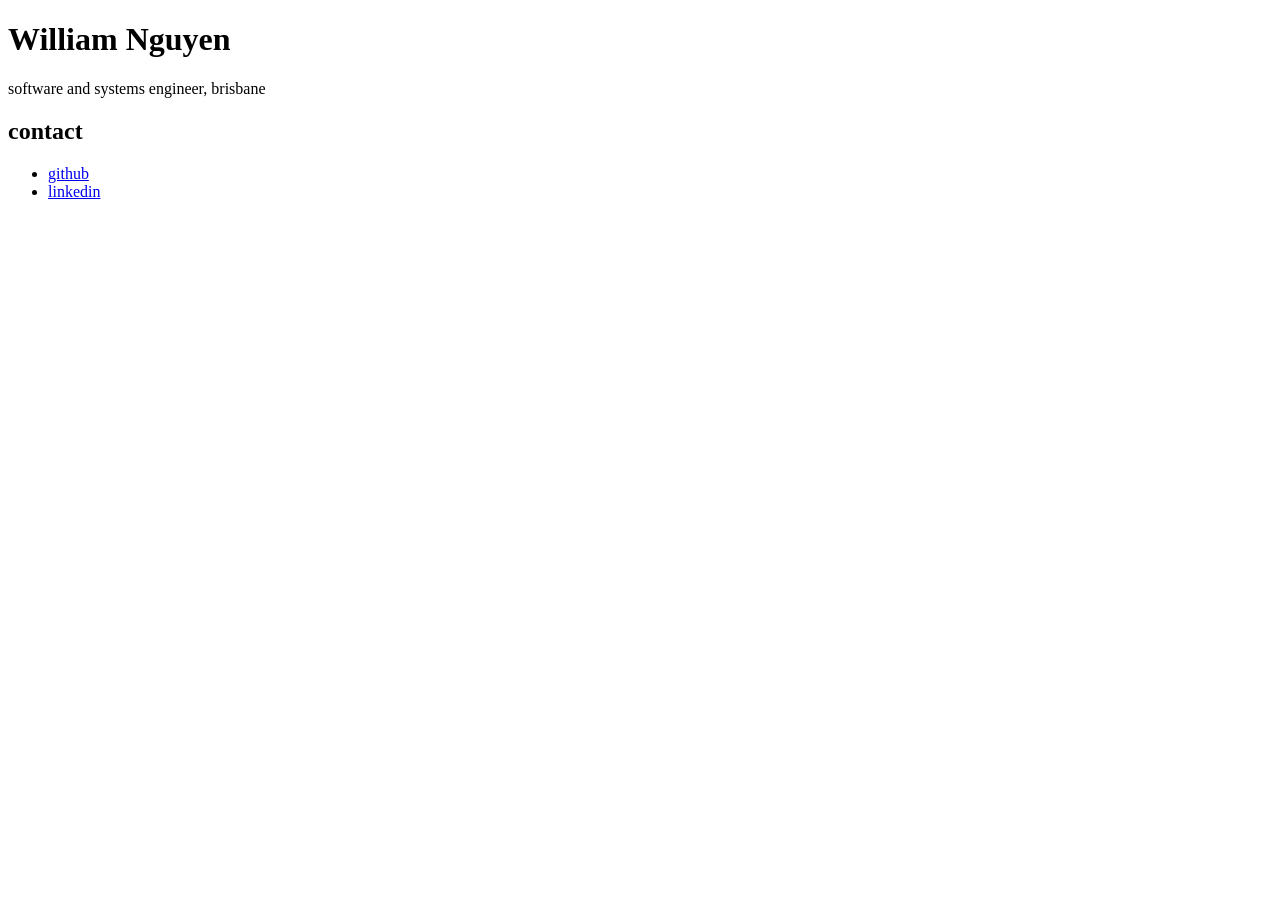
<file: index.html>
<!DOCTYPE html>
<html lang="en">
<head>
<meta charset="utf-8">
<meta name="viewport" content="width=device-width, initial-scale=1">
<title>William Nguyen</title>
<meta name="description" content="Brisbane software and systems engineer.">
<link rel="icon" href="/favicon.png" type="image/png">
</head>
<body>
<h1>William Nguyen</h1>
<p>software and systems engineer, brisbane</p>

<!-- there's more: /sitemap.xml -->
<h2>contact</h2>
<ul>
<li><a href="https://github.com/zi3t">github</a></li>
<li><a href="https://www.linkedin.com/in/zi3t">linkedin</a></li>
</ul>
</body>
</html>
</file>
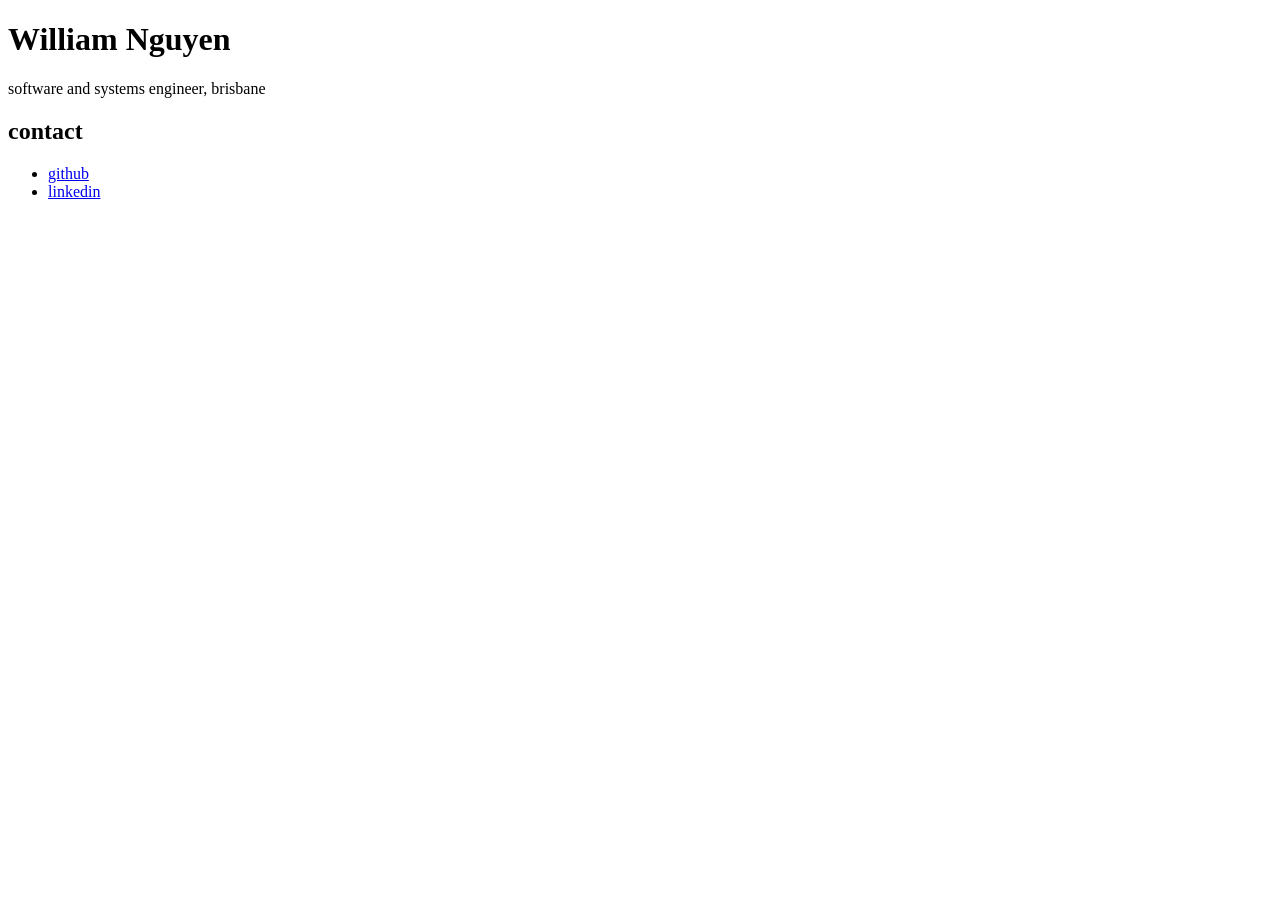
<file: about/index.html>
<!doctype html>
<title>Redirecting to: /</title>
<meta http-equiv="refresh" content="0;url=/">
<meta name="robots" content="noindex">
<link rel="canonical" href="https://zi3t.io/">
<body>
	<a href="/">Redirecting from <code>/about/</code> to <code>/</code></a>
</body>
</file>
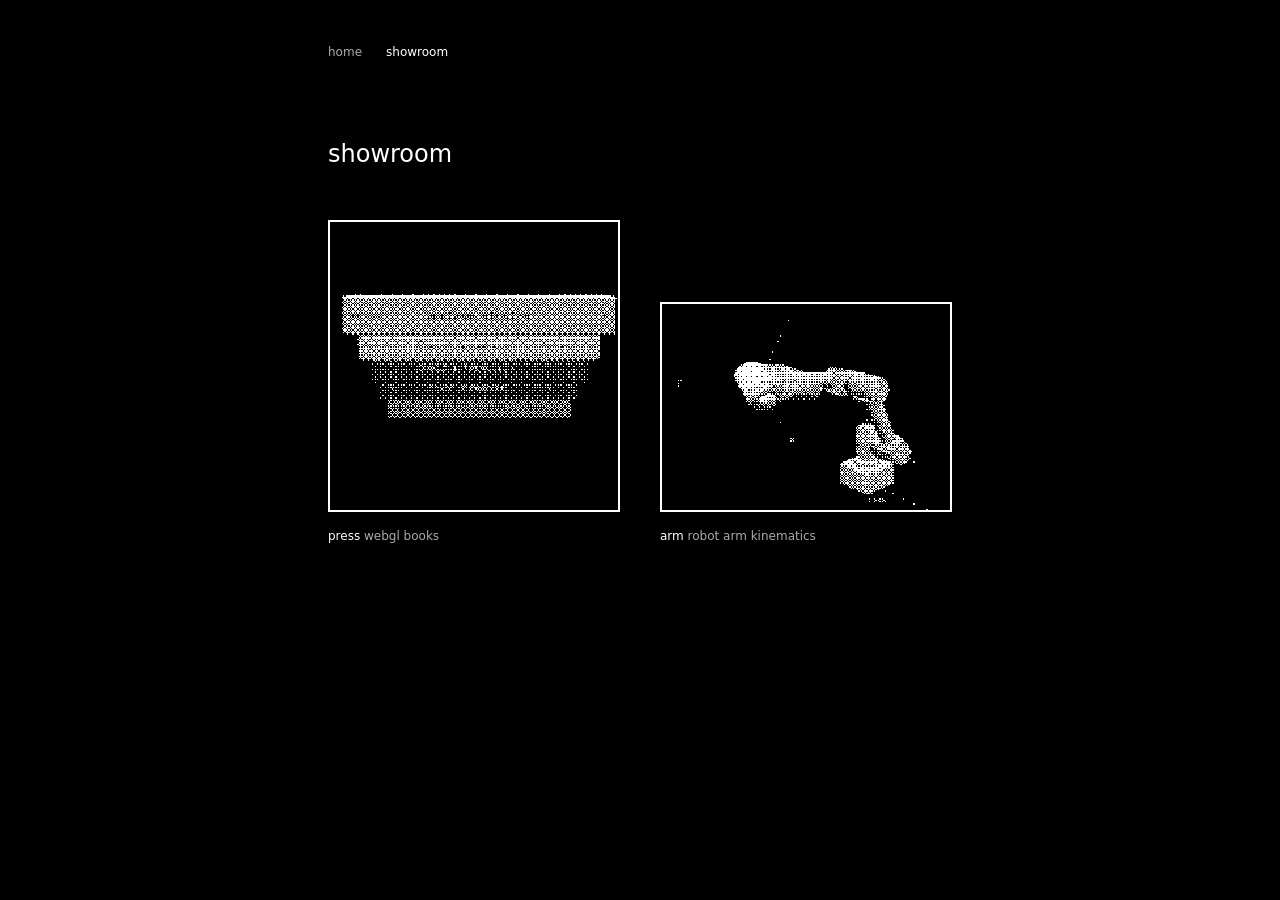
<file: archived/index.html>
<!doctype html>
<title>Redirecting to: /showroom/</title>
<meta http-equiv="refresh" content="0;url=/showroom/">
<meta name="robots" content="noindex">
<link rel="canonical" href="https://zi3t.io/showroom/">
<body>
	<a href="/showroom/">Redirecting from <code>/archived/</code> to <code>/showroom/</code></a>
</body>
</file>
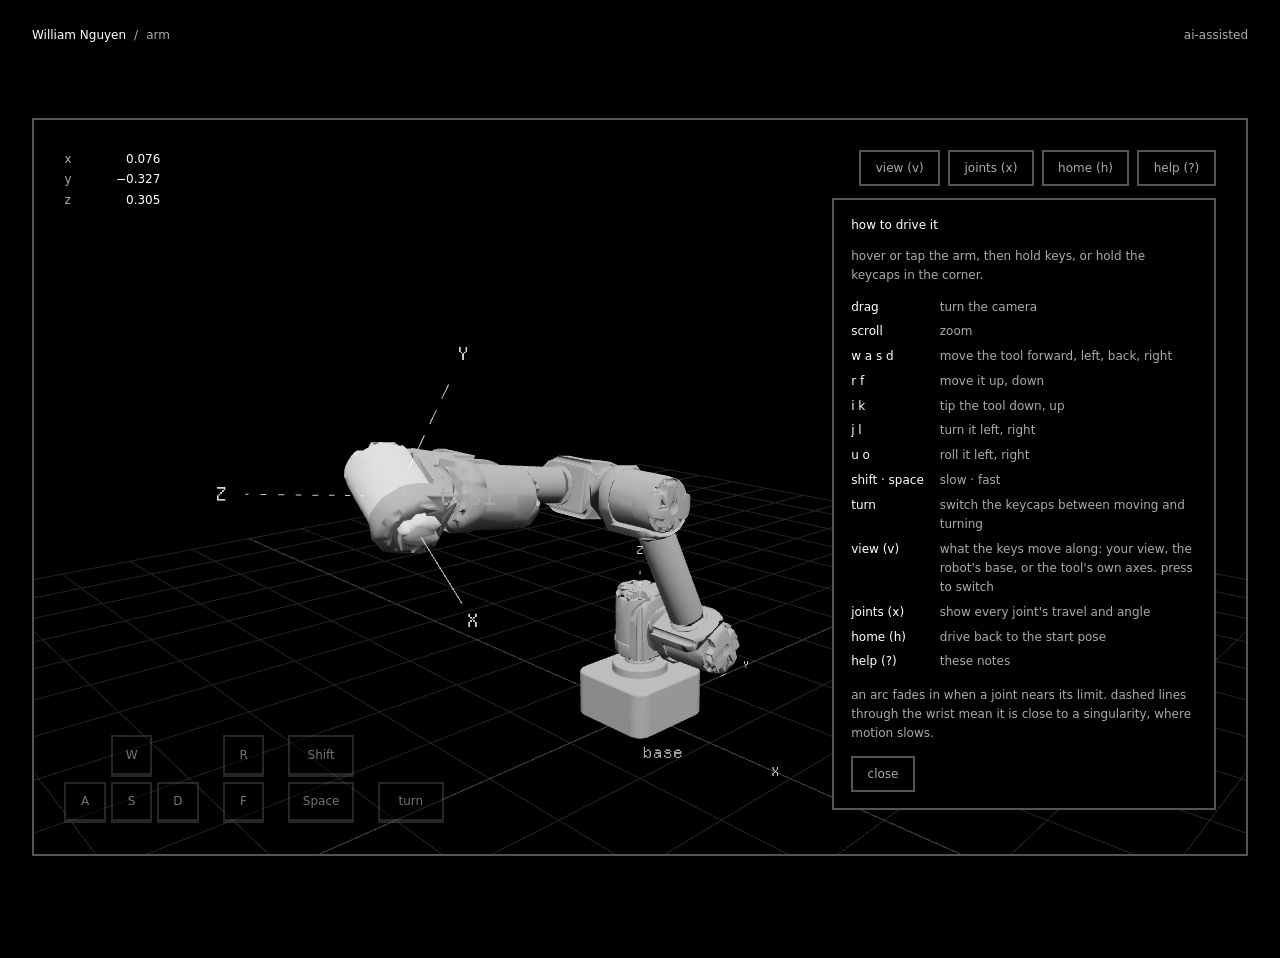
<file: arm/index.html>
<!DOCTYPE html>
<html lang="en">
<head>
  <meta charset="utf-8">
  <meta name="viewport" content="width=device-width, initial-scale=1">
  <title>Arm</title>
  <meta name="description" content="Jog one GLUON robot arm from the keyboard, relative to the camera, the base, or the tool.">
  
  <link rel="canonical" href="https://zi3t.io/arm/">
  <meta property="og:type" content="website">
  <meta property="og:url" content="https://zi3t.io/arm/">
  <meta property="og:title" content="Arm">
  <meta property="og:description" content="Jog one GLUON robot arm from the keyboard, relative to the camera, the base, or the tool.">
  
  
  <meta name="twitter:card" content="summary">
  
  <meta name="theme-color" content="#000000">
  <link rel="icon" href="/favicon.png" type="image/png">
  
  
  <link rel="stylesheet" href="/assets/site.css">
  
  
<link rel="stylesheet" href="/_astro/arm.Deb2zIrF.css"></head>
<body class="robotics-tool-page">
  <a class="skip-link" href="#main">Skip to the arm</a>
  <div class="frame">
    <header class="masthead">
  <div class="masthead-branding">
    <a class="brand" href="/">William Nguyen</a>
    <span class="brand-separator" aria-hidden="true">/</span>
    <span class="brand-section" aria-current="page">arm</span>
  </div>
  <nav class="nav-links" aria-label="Primary navigation">
      
    <span class="ai-disclosure" title="Developed with AI assistance">ai-assisted</span>
  
    </nav>
</header>

    <main id="main">
      
  

  <section class="arm-page" aria-labelledby="arm-title">
    <h1 id="arm-title" class="visually-hidden">One arm. Three frames.</h1>
    <p id="arm-status" class="tool-status" role="status" aria-live="polite">Loading model…</p>

    <div id="arm-viewport" class="arm-viewport" tabindex="0" aria-label="Interactive GLUON arm; focus this view to use keyboard controls">
      <div class="viewer-loading">loading arm…</div>

      <div id="arm-tcp" class="arm-tcp" role="group" aria-label="Tool position in metres">
        <span><i>x</i><b data-axis="x">—</b></span>
        <span><i>y</i><b data-axis="y">—</b></span>
        <span><i>z</i><b data-axis="z">—</b></span>
      </div>

      <div class="arm-options">
        <button type="button" id="arm-frame" class="option-button" aria-label="Jog frame: view. Press to change." title="What the keys move along: view, base or tool (V)"><span data-frame-name>view</span><span class="key-hint"> (v)</span></button>
        <button type="button" id="arm-joints-toggle" class="option-button" aria-pressed="false" aria-label="Show joints" title="Show every joint's travel and angle (X)">joints<span class="key-hint"> (x)</span></button>
        <button type="button" id="arm-home" class="option-button" aria-label="Drive back to the home pose" title="Drive back to the home pose (H)">home<span class="key-hint"> (h)</span></button>
        <button type="button" id="arm-notes-toggle" class="option-button" aria-expanded="false" aria-controls="arm-notes" aria-label="How to drive the arm" title="How to drive the arm (?)">help<span class="key-hint"> (?)</span></button>
      </div>

      <section id="arm-notes" class="arm-notes" aria-labelledby="arm-notes-title" hidden>
        <h2 id="arm-notes-title">how to drive it</h2>
        <p>hover or tap the arm, then hold keys, or hold the keycaps in the corner.</p>
        <dl>
          <dt>drag</dt><dd>turn the camera</dd>
          <dt>scroll</dt><dd>zoom</dd>
          <dt>w a s d</dt><dd>move the tool forward, left, back, right</dd>
          <dt>r f</dt><dd>move it up, down</dd>
          <dt>i k</dt><dd>tip the tool down, up</dd>
          <dt>j l</dt><dd>turn it left, right</dd>
          <dt>u o</dt><dd>roll it left, right</dd>
          <dt>shift · space</dt><dd>slow · fast</dd>
          <dt>turn</dt><dd>switch the keycaps between moving and turning</dd>
          <dt>view<span class="key-hint"> (v)</span></dt><dd>what the keys move along: your view, the robot's base, or the tool's own axes. press to switch</dd>
          <dt>joints<span class="key-hint"> (x)</span></dt><dd>show every joint's travel and angle</dd>
          <dt>home<span class="key-hint"> (h)</span></dt><dd>drive back to the start pose</dd>
          <dt>help<span class="key-hint"> (?)</span></dt><dd>these notes</dd>
        </dl>
        <p>an arc fades in when a joint nears its limit. dashed lines through the wrist mean it is close to a singularity, where motion slows.</p>
        <button type="button" id="arm-notes-close" class="notes-close">close</button>
      </section>

      <div class="arm-keypad" role="group" aria-label="Jog keys. Hold to move or turn the tool.">
        <div class="keypad-move">
          <button type="button" class="keycap" data-key="w" data-turn="i" data-move-label="Move forward" data-turn-label="Tip the tool down" aria-label="Move forward">W</button>
          <button type="button" class="keycap" data-key="a" data-turn="j" data-move-label="Move left" data-turn-label="Turn the tool left" aria-label="Move left">A</button>
          <button type="button" class="keycap" data-key="s" data-turn="k" data-move-label="Move back" data-turn-label="Tip the tool up" aria-label="Move back">S</button>
          <button type="button" class="keycap" data-key="d" data-turn="l" data-move-label="Move right" data-turn-label="Turn the tool right" aria-label="Move right">D</button>
        </div>
        <div class="keypad-lift">
          <button type="button" class="keycap" data-key="r" data-turn="u" data-move-label="Move up" data-turn-label="Roll the tool left" aria-label="Move up">R</button>
          <button type="button" class="keycap" data-key="f" data-turn="o" data-move-label="Move down" data-turn-label="Roll the tool right" aria-label="Move down">F</button>
        </div>
        <div class="keypad-speed">
          <button type="button" class="keycap wide" data-modifier="fine" aria-label="Fine speed">Shift</button>
          <button type="button" class="keycap wide" data-modifier="fast" aria-label="Fast speed">Space</button>
        </div>
        <div class="keypad-mode">
          <button type="button" id="arm-keypad-turn" class="keycap wide" aria-pressed="false" aria-label="Keycaps turn the tool" title="Switch the keycaps between moving and turning the tool">turn</button>
        </div>
      </div>

      <p class="visually-hidden">Singularity: <span id="arm-singularity">clear</span></p>
      <ul id="arm-joints" class="visually-hidden" aria-label="Joint positions and limits"></ul>
    </div>
  </section>

  

    </main>

    
  </div>
  
    <noscript><p class="noscript">The arm needs JavaScript to load its WebAssembly viewer.</p></noscript>
    <script>
      window.__armLoadTimeout = window.setTimeout(() => {
        if (!document.querySelector("#arm-viewport .viewer-loading")) return;
        const status = document.getElementById("arm-status");
        const loading = document.querySelector("#arm-viewport .viewer-loading");
        if (status) {
          status.textContent = "Arm failed to load · reload the page";
          status.dataset.state = "error";
        }
        if (loading) loading.textContent = "render unavailable";
      }, 8000);
    </script><script type="module" src="/_astro/arm.astro_astro_type_script_index_0_lang.Dj3_zO2y.js"></script>
</body>
</html>
</file>
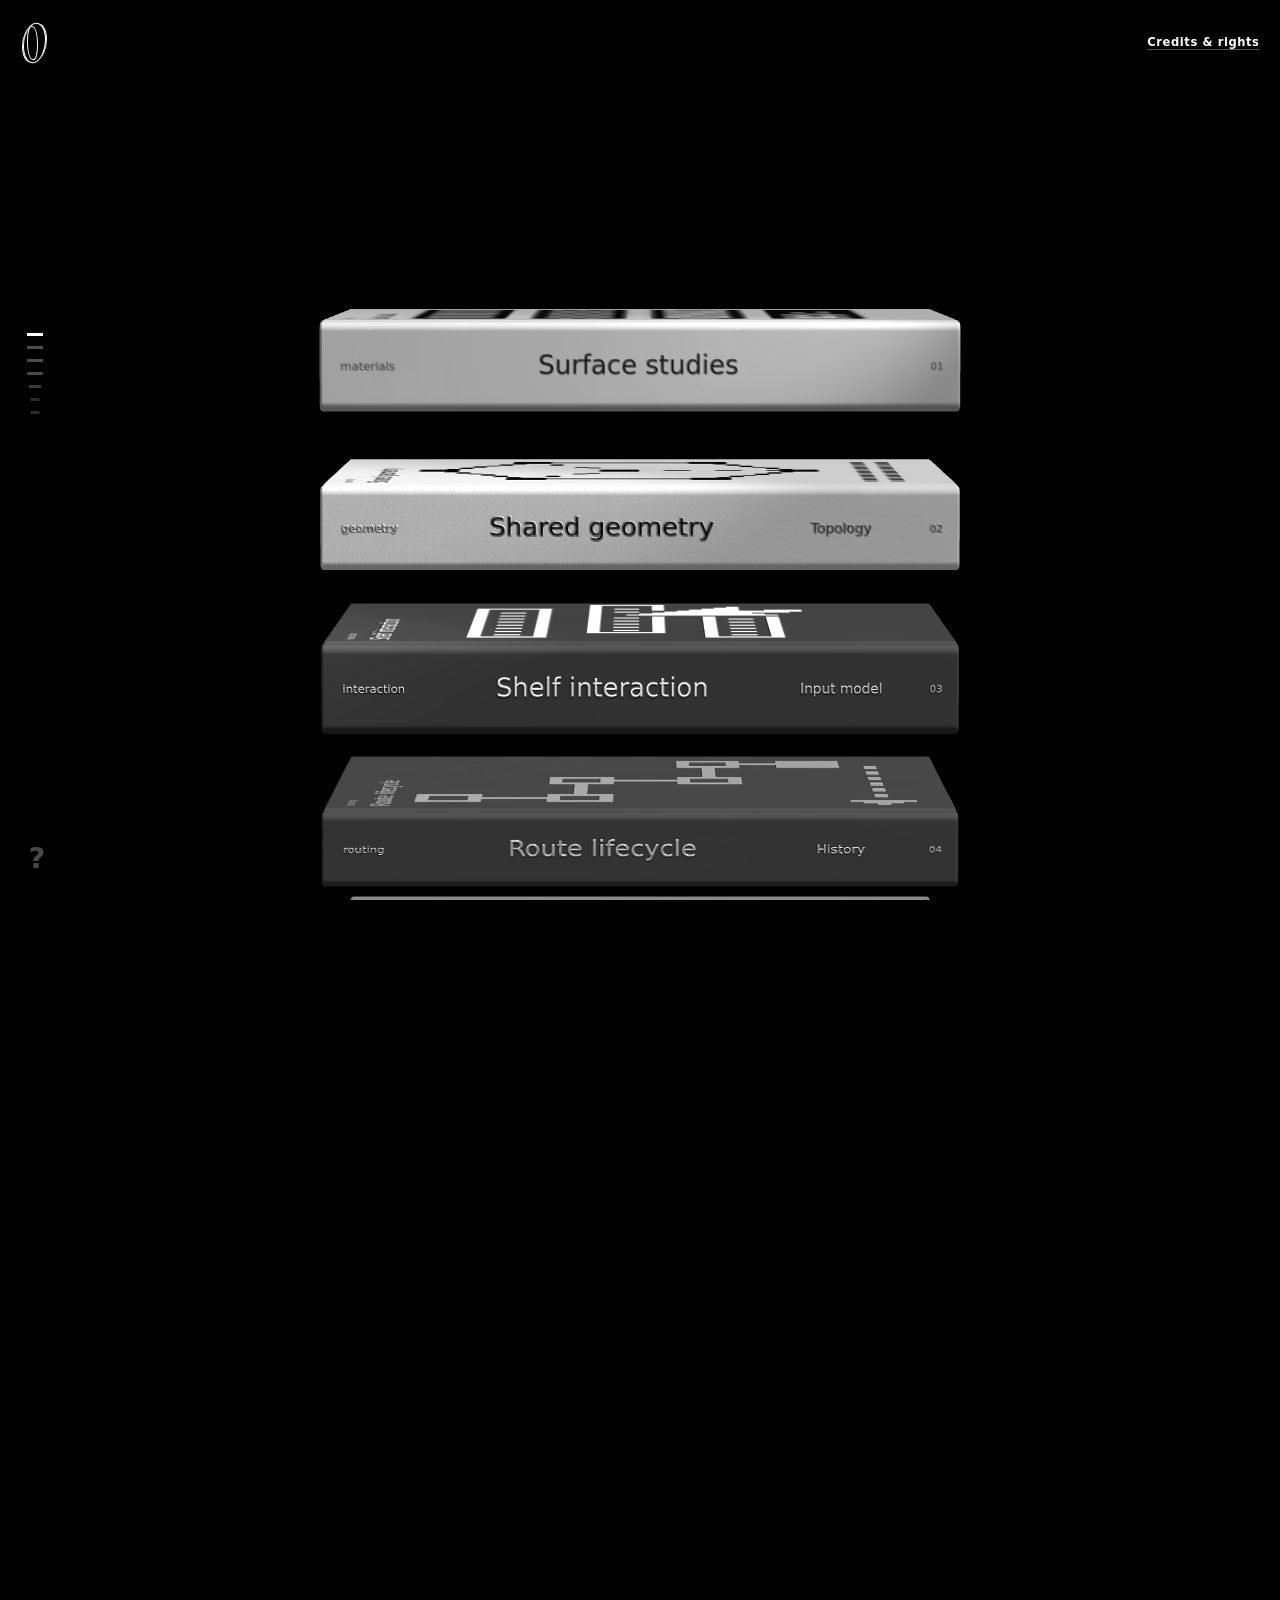
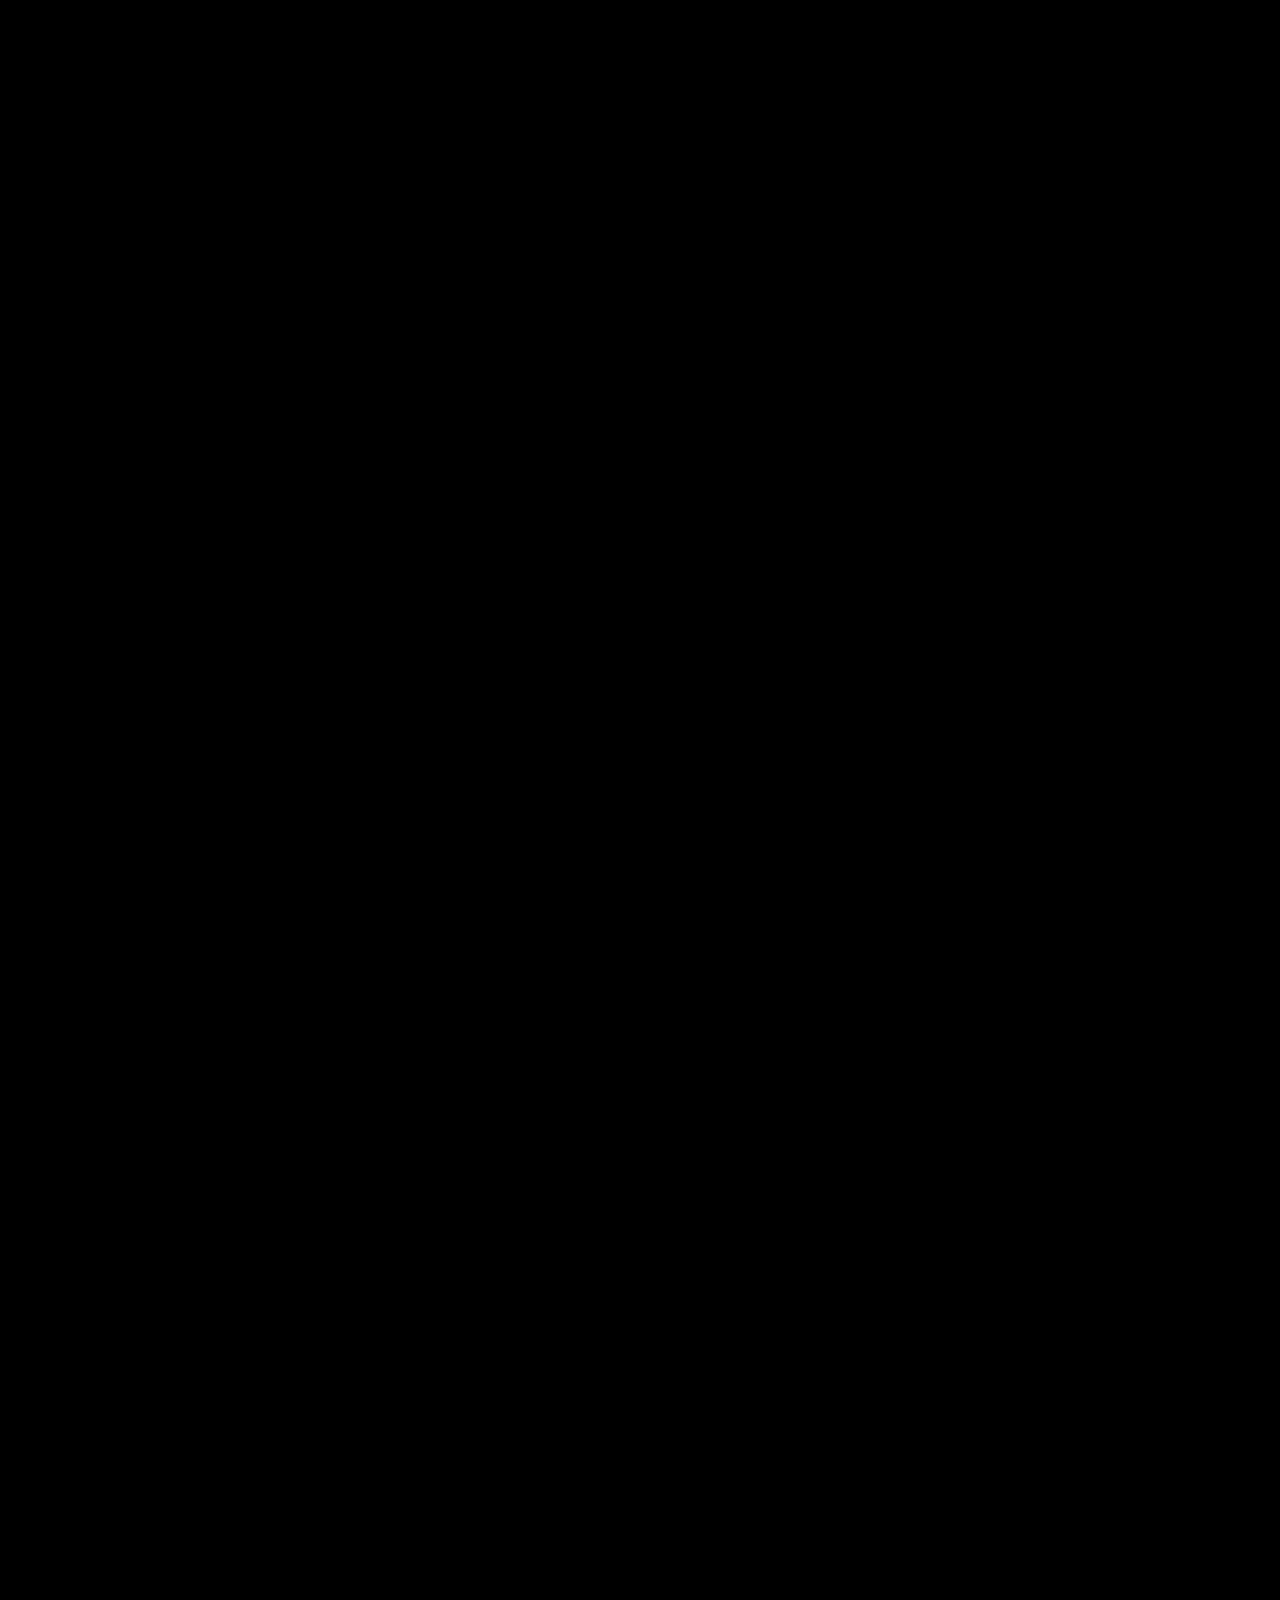
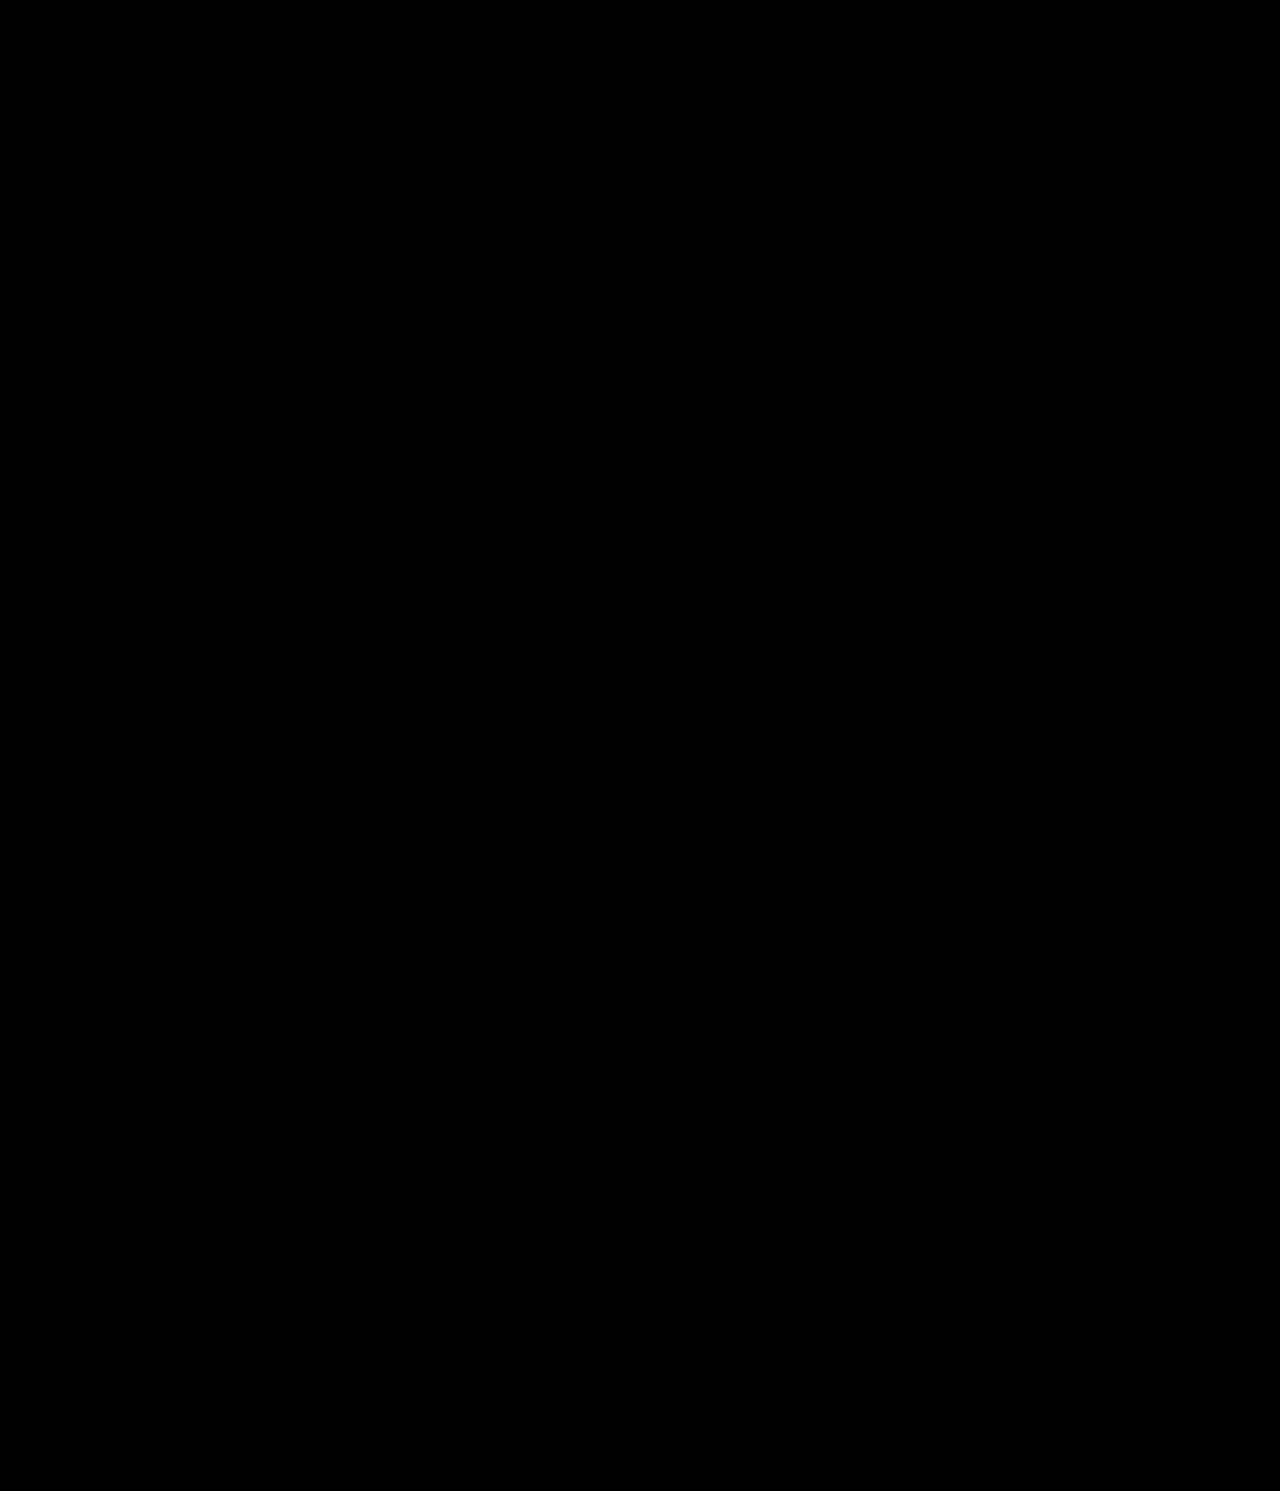
<file: press/index.html>
<!DOCTYPE html>
<html lang="en" class="press-catalogue-page press-startup-pending">
<head>
  <meta charset="utf-8">
  <meta name="viewport" content="width=device-width, initial-scale=1">
  <title>Press</title>
  <meta name="description" content="An independent Stripe Press–inspired WebGL study of a persistent 3D book catalogue, semantic fallback navigation, and route lifecycle.">
  <meta name="creator" content="William (Viet) Nguyen">
  <meta name="robots" content="index,follow,max-image-preview:large">
  <link rel="canonical" href="https://zi3t.io/press/">
  <meta property="og:type" content="website">
  <meta property="og:url" content="https://zi3t.io/press/">
  <meta property="og:title" content="ZI3T Volume Catalogue — Stripe Press–inspired WebGL study">
  <meta property="og:description" content="An independent, non-affiliated WebGL study of 3D book rendering, interaction, deep links, and return-to-shelf state.">
  <meta property="og:site_name" content="ZI3T">
  <meta name="twitter:card" content="summary">
  <meta name="twitter:title" content="ZI3T Volume Catalogue — Stripe Press–inspired WebGL study">
  <meta name="twitter:description" content="Independent WebGL study of a persistent 3D book catalogue and route lifecycle.">
  <meta name="theme-color" content="#201819">
  <link rel="icon" href="/favicon.png" type="image/png">
  <script type="application/ld+json">
    {
      "@context": "https://schema.org",
      "@type": "SoftwareSourceCode",
      "name": "ZI3T Volume Catalogue",
      "description": "An independent Stripe Press-inspired WebGL study of a persistent 3D book catalogue, semantic navigation, and route lifecycle.",
      "url": "https://zi3t.io/press/",
      "programmingLanguage": ["TypeScript", "GLSL", "HTML", "CSS"],
      "runtimePlatform": "Web browser",
      "author": {
        "@type": "Person",
        "name": "William (Viet) Nguyen",
        "url": "https://zi3t.io/"
      },
      "isBasedOn": {
        "@type": "WebSite",
        "name": "Stripe Press",
        "url": "https://press.stripe.com/"
      }
    }
  </script><link rel="stylesheet" href="/_astro/catalogue.BuUBlTG-.css">
  <link rel="stylesheet" href="/_astro/volume-sections.DZiF3fFt.css">
  <style id="press-startup-gate">
    html.press-startup-pending{background:#201819}
    html.press-startup-pending body{visibility:hidden;animation:press-startup-failsafe 0s linear 8s forwards}
    html.press-startup-pending .press-scene-canvas{opacity:1!important;transition:none!important}
    html.press-startup-pending .home-brand{animation-play-state:paused!important}
    @keyframes press-startup-failsafe{to{visibility:visible}}
  </style>
  <noscript><style>html.press-startup-pending body{visibility:visible;animation:none}</style></noscript>
</head>
<body class="home-page" data-press-catalogue="/press/" data-press-site-name="Press" data-press-catalogue-title="Press">
  <a class="skip-link" href="#main">Skip to catalogue</a>

  <div class="frame home-frame">
    <header class="masthead home-masthead">
      <a class="brand home-brand" href="/press/" aria-label="Back to the Press catalogue">
        <span class="brand-mark" aria-hidden="true">VC</span>
      </a>
      <nav class="home-nav" aria-label="Project information">
        <a href="#press-about" data-press-credits-open aria-haspopup="dialog" aria-controls="press-about">Credits &amp; rights</a>
      </nav>
    </header>

    <main id="main">
      <section class="home-hero" aria-labelledby="hero-heading">
        <div class="hero-coordinate hero-coordinate--top" aria-hidden="true">00 / DEMO</div>
        <div class="hero-coordinate hero-coordinate--side" aria-hidden="true">RENDER / INTERACT / ROUTE</div>

        <div class="press-catalog">
          <div class="press-index-scrim" aria-hidden="true"></div>

          <button class="press-back" type="button" aria-label="Back to the catalogue">
            <svg viewBox="0 0 20 19" aria-hidden="true" focusable="false">
              <path d="M19.11 9.11H2.22" fill="none" stroke="currentColor" stroke-width="3" stroke-miterlimit="10"></path>
              <path d="M10.17 17.15L2.12 9.11L10.17 1.06" fill="none" stroke="currentColor" stroke-width="3" stroke-miterlimit="10"></path>
            </svg>
            <span class="press-back-label">Return to shelf</span>
          </button>

          <nav class="press-rail" aria-label="Demo volume index">
            <ol class="press-rail-list">
              <li><button class="press-rail-item is-current" type="button" data-press-index="0" aria-label="Open Surface studies" aria-current="true" aria-posinset="1" aria-setsize="7"><span class="press-rail-fill" aria-hidden="true"></span><span class="press-rail-label">Surface studies</span></button></li>
              <li><button class="press-rail-item" type="button" data-press-index="1" aria-label="Open Shared geometry" aria-posinset="2" aria-setsize="7"><span class="press-rail-fill" aria-hidden="true"></span><span class="press-rail-label">Shared geometry</span></button></li>
              <li><button class="press-rail-item" type="button" data-press-index="2" aria-label="Open Shelf interaction" aria-posinset="3" aria-setsize="7"><span class="press-rail-fill" aria-hidden="true"></span><span class="press-rail-label">Shelf interaction</span></button></li>
              <li><button class="press-rail-item" type="button" data-press-index="3" aria-label="Open Route lifecycle" aria-posinset="4" aria-setsize="7"><span class="press-rail-fill" aria-hidden="true"></span><span class="press-rail-label">Route lifecycle</span></button></li>
              <li><button class="press-rail-item" type="button" data-press-index="4" aria-label="Open Host integration" aria-posinset="5" aria-setsize="7"><span class="press-rail-fill" aria-hidden="true"></span><span class="press-rail-label">Host integration</span></button></li>
              <li><button class="press-rail-item" type="button" data-press-index="5" aria-label="Open Moving pictures" aria-posinset="6" aria-setsize="7"><span class="press-rail-fill" aria-hidden="true"></span><span class="press-rail-label">Moving pictures</span></button></li>
              <li><button class="press-rail-item" type="button" data-press-index="6" aria-label="Open Signal in motion" aria-posinset="7" aria-setsize="7"><span class="press-rail-fill" aria-hidden="true"></span><span class="press-rail-label">Signal in motion</span></button></li>
            </ol>
          </nav>

          <ol class="press-volume-list">
            <li class="press-volume-item press-volume-item--surfaces">
              <a class="press-volume" href="/press/surfaces/" data-press-route="/press/surfaces/" aria-label="Open the surface studies demo">
                <span class="press-volume-book" aria-hidden="true"><span class="press-volume-top"></span><span class="press-volume-spine"><small>Materials</small><strong>Surface studies</strong><b>01</b></span></span>
              </a>
            </li>
            <li class="press-volume-item press-volume-item--geometry">
              <a class="press-volume" href="/press/geometry/" data-press-route="/press/geometry/" aria-label="Open the shared geometry demo">
                <span class="press-volume-book" aria-hidden="true"><span class="press-volume-top"></span><span class="press-volume-spine"><small>Geometry</small><strong>Shared geometry</strong><b>02</b></span></span>
              </a>
            </li>
            <li class="press-volume-item press-volume-item--interaction">
              <a class="press-volume" href="/press/interaction/" data-press-route="/press/interaction/" aria-label="Open the shelf interaction demo">
                <span class="press-volume-book" aria-hidden="true"><span class="press-volume-top"></span><span class="press-volume-spine"><small>Interaction</small><strong>Shelf interaction</strong><b>03</b></span></span>
              </a>
            </li>
            <li class="press-volume-item press-volume-item--routing" inert>
              <a class="press-volume" href="/press/routing/" data-press-route="/press/routing/" aria-label="Open the route lifecycle demo">
                <span class="press-volume-book" aria-hidden="true"><span class="press-volume-top"></span><span class="press-volume-spine"><small>Routing</small><strong>Route lifecycle</strong><b>04</b></span></span>
              </a>
            </li>
            <li class="press-volume-item press-volume-item--integration" inert>
              <a class="press-volume" href="/press/integration/" data-press-route="/press/integration/" aria-label="Open the host integration demo">
                <span class="press-volume-book" aria-hidden="true"><span class="press-volume-top"></span><span class="press-volume-spine"><small>Integration</small><strong>Host integration</strong><b>05</b></span></span>
              </a>
            </li>
          </ol>

          <button class="press-help" type="button" data-press-about-open aria-label="About this catalogue" aria-controls="catalogue-about">?</button>
        </div>

        <p class="hero-kicker home-enter home-enter--kicker"><span>raylib + WebGL 2</span><span>Five-volume fixture</span></p>
        <h1 class="home-display" id="hero-heading">Stripe Press–inspired WebGL book catalogue study</h1>
        <div class="hero-lower home-enter home-enter--lower">
          <p>This page is package-owned fixture content. It demonstrates the renderer and interaction lifecycle without reading from the host website.</p>
        </div>
      </section>

      <div class="press-volumes" data-press-volumes>
        <section class="press-volume-section press-volume-section--surfaces" id="volume-surfaces" data-press-volume="/press/surfaces/" data-press-slug="surfaces" aria-labelledby="volume-surfaces-title">
          <div class="press-volume-stage"><div class="press-volume-figure-track" aria-hidden="true"><div class="press-volume-figure"></div></div><div class="press-volume-copy">
            <div class="press-volume-detail"><p class="press-volume-kicker">Materials</p><h2 class="press-volume-title" id="volume-surfaces-title">Surface studies</h2><p class="press-volume-summary">Materials / light / print</p><p class="press-volume-excerpt">Compare cloth, paper, foil, gloss, and bump responses on the shared book mesh.</p><dl class="press-volume-meta"><div><dt>Volume</dt><dd>01</dd></div><div><dt>Feature</dt><dd>Surfaces</dd></div></dl></div>
            <div class="press-volume-content"><section class="press-brief"><p class="section-label">Package fixture</p><h2>One shader, independently authored surfaces.</h2><p>Every cover uses the same material architecture. Colour, bump, foil, gloss, glitter, paper, and headband inputs create the visible differences.</p><p>The DOM book remains underneath as an accessible fallback and as the renderer’s live interaction target.</p></section></div>
          </div></div>
        </section>

        <section class="press-volume-section press-volume-section--geometry" id="volume-geometry" data-press-volume="/press/geometry/" data-press-slug="geometry" aria-labelledby="volume-geometry-title">
          <div class="press-volume-stage"><div class="press-volume-figure-track" aria-hidden="true"><div class="press-volume-figure"></div></div><div class="press-volume-copy">
            <div class="press-volume-detail"><p class="press-volume-kicker">Geometry</p><h2 class="press-volume-title" id="volume-geometry-title">Shared geometry</h2><p class="press-volume-summary">Mesh / joints / thickness</p><p class="press-volume-excerpt">Reuse one authored topology while varying thickness, covers, joints, and page blocks.</p><dl class="press-volume-meta"><div><dt>Volume</dt><dd>02</dd></div><div><dt>Feature</dt><dd>Geometry</dd></div></dl></div>
            <div class="press-volume-content"><section class="press-brief"><p class="section-label">Package fixture</p><h2>A single mesh carries all five books.</h2><p>Cover, spine, boards, page block, joints, and headbands share one UV atlas. A thickness uniform moves only the permitted outer-shell vertices.</p><p>The scene keeps these meshes alive across every internal route change.</p></section></div>
          </div></div>
        </section>

        <section class="press-volume-section press-volume-section--interaction" id="volume-interaction" data-press-volume="/press/interaction/" data-press-slug="interaction" aria-labelledby="volume-interaction-title">
          <div class="press-volume-stage"><div class="press-volume-figure-track" aria-hidden="true"><div class="press-volume-figure"></div></div><div class="press-volume-copy">
            <div class="press-volume-detail"><p class="press-volume-kicker">Interaction</p><h2 class="press-volume-title" id="volume-interaction-title">Shelf interaction</h2><p class="press-volume-summary">Pointer / keyboard / touch</p><p class="press-volume-excerpt">Exercise picking, holding, dragging, focus, and the transition from shelf to volume.</p><dl class="press-volume-meta"><div><dt>Volume</dt><dd>03</dd></div><div><dt>Feature</dt><dd>Input</dd></div></dl></div>
            <div class="press-volume-content"><section class="press-brief"><p class="section-label">Package fixture</p><h2>The rendered book and semantic link share one target.</h2><p>Projected WebGL bounds update the DOM hit area after the shelf settles. Pointer, touch, focus, keyboard, and modified clicks retain their expected browser behaviour.</p><p>Inside a volume, the cover can be dragged without remounting the scene.</p></section></div>
          </div></div>
        </section>

        <section class="press-volume-section press-volume-section--routing" id="volume-routing" data-press-volume="/press/routing/" data-press-slug="routing" aria-labelledby="volume-routing-title">
          <div class="press-volume-stage"><div class="press-volume-figure-track" aria-hidden="true"><div class="press-volume-figure"></div></div><div class="press-volume-copy">
            <div class="press-volume-detail"><p class="press-volume-kicker">Routing</p><h2 class="press-volume-title" id="volume-routing-title">Route lifecycle</h2><p class="press-volume-summary">History / deep links / return</p><p class="press-volume-excerpt">Keep one scene alive while routes change, volumes scroll, and navigation returns to the shelf.</p><dl class="press-volume-meta"><div><dt>Volume</dt><dd>04</dd></div><div><dt>Feature</dt><dd>History</dd></div></dl></div>
            <div class="press-volume-content"><section class="press-brief"><p class="section-label">Package fixture</p><h2>Routes change; catalogue objects do not.</h2><p>Opening a book adds one history entry. Scrolling through later volumes replaces that entry, so browser Back still has one clear step to the shelf.</p><p>The return transition centres the last active book instead of restoring an obsolete page offset.</p></section></div>
          </div></div>
        </section>

        <section class="press-volume-section press-volume-section--integration" id="volume-integration" data-press-volume="/press/integration/" data-press-slug="integration" aria-labelledby="volume-integration-title">
          <div class="press-volume-stage"><div class="press-volume-figure-track" aria-hidden="true"><div class="press-volume-figure"></div></div><div class="press-volume-copy">
            <div class="press-volume-detail"><p class="press-volume-kicker">Integration</p><h2 class="press-volume-title" id="volume-integration-title">Host integration</h2><p class="press-volume-summary">Semantic HTML / WebGL enhancement</p><p class="press-volume-excerpt">Mount the renderer over ordinary links and retain an accessible catalogue when WebGL is unavailable.</p><dl class="press-volume-meta"><div><dt>Volume</dt><dd>05</dd></div><div><dt>Feature</dt><dd>Host API</dd></div></dl></div>
            <div class="press-volume-content"><section class="press-brief"><p class="section-label">Package fixture</p><h2>The host supplies structure; the package supplies behaviour.</h2><p>Ordered anchors provide titles, routes, focus targets, and fallback navigation. The package owns rendering, materials, motion, route state, and geometry.</p></section></div>
          </div></div>
        </section>
        <section class="press-volume-section press-volume-section--film press-film-detail" id="volume-film" data-press-volume="/press/film/" data-press-slug="film" data-product-kind="film" aria-labelledby="volume-film-title">
          <div class="press-volume-stage">
            <div class="press-volume-figure-track"><div class="press-volume-figure"><div class="press-film-art" role="img" aria-label="Moving pictures: an abstract study of paper, light, and overlapping frames"></div></div></div>
            <div class="press-volume-copy"><div class="press-volume-detail"><p class="press-volume-kicker">Moving image</p><h2 class="press-volume-title" id="volume-film-title">Moving pictures</h2><p class="press-volume-summary">A study in paper and motion</p><p class="press-volume-excerpt">A frame catches the light. A sheet becomes a screen. Moving pictures explores the space between the printed page and the moving image.</p></div></div>
          </div>
        </section>
        <section class="press-volume-section press-volume-section--signal press-signal-detail" id="volume-signal" data-press-volume="/press/signal/" data-press-slug="signal" data-product-kind="signal" aria-labelledby="volume-signal-title">
          <div class="press-volume-stage">
            <div class="press-volume-figure-track" aria-hidden="true"><div class="press-volume-figure"><div class="press-signal-fallback"></div></div></div>
            <div class="press-volume-copy"><div class="press-volume-detail"><p class="press-volume-kicker">Signal study</p><h2 class="press-volume-title" id="volume-signal-title">Signal in motion</h2><p class="press-volume-summary">A study in waves, layers, and response</p><p class="press-volume-excerpt">A signal travels outward. A solid face opens into layers. Move the pointer to turn the medallion; return to the catalogue to bring it back together.</p><p class="press-signal-note">An interactive visual study inspired by Stripe Press. No audio is playing.</p></div></div>
          </div>
        </section>
      </div>

      <section class="home-section signature-section press-film-section" id="signature" aria-label="Moving pictures" data-reveal>
        <div class="signature-row press-film-row"><figure class="press-film-poster" aria-hidden="true"></figure><a class="press-film-link" href="/press/film/" data-press-route="/press/film/" aria-label="Open Moving pictures"><span class="sr-only">Moving pictures</span></a></div>
      </section>
      <section class="press-signal-section" aria-labelledby="signal-heading"><div class="press-signal-fallback" aria-hidden="true"></div><div class="press-signal-copy"><p class="section-label">A study in signal and motion</p><h2 id="signal-heading">Signal in motion</h2><p>Waves, layers, and response</p></div><a class="press-signal-link" href="/press/signal/" data-press-route="/press/signal/" aria-label="Open the signal study"><span class="sr-only">Explore Signal in motion</span></a></section>
      <section class="home-closing" id="catalogue-about" aria-labelledby="closing-heading" data-reveal><p class="section-label"><a href="#main" data-press-about-top aria-label="Back to the catalogue top">↑</a></p><h2 id="closing-heading">Books, paper, and motion.</h2><p>An independent exploration of how digital objects can feel tangible. Scroll to browse, hold a book to turn it, or open a volume to look closer.</p><nav class="closing-links" aria-label="About links"><a href="#press-about" data-press-credits-open>Credits &amp; rights</a><a href="https://press.stripe.com/" target="_blank" rel="noopener noreferrer">Visit the inspiration ↗</a></nav></section>
    </main>

    <footer class="site-footer home-footer" data-reveal><span>ZI3T · An independent study · <span title="Developed with AI assistance">AI-assisted</span></span><span><a href="#press-about" data-press-credits-open>Credits &amp; rights</a></span></footer>
  </div>

  <dialog class="press-about-dialog" id="press-about" aria-labelledby="press-about-title">
    <button type="button" data-press-about-close aria-label="Close About">Close ×</button>
    <h2 id="press-about-title">Credits &amp; rights</h2>
    <p>An independent study of books, paper, and motion, inspired by Stripe Press.</p>
    <p>This project is not affiliated with or endorsed by Stripe. Its demo artwork and text belong to this independent catalogue.</p>
    <p><a href="https://press.stripe.com/" target="_blank" rel="noopener noreferrer">Visit Stripe Press ↗</a></p>
    <p>Stripe Press is the reference for the catalogue’s visual and interaction design. Stripe’s name, publications, and film artwork remain the property of their respective rights holders. This site uses its own demonstration content and does not offer those publications or films for sale.</p>
  </dialog>
  <script type="module" src="/_astro/_...slug_.astro_astro_type_script_index_0_lang.BPFZG4i6.js"></script></body>
</html>
</file>
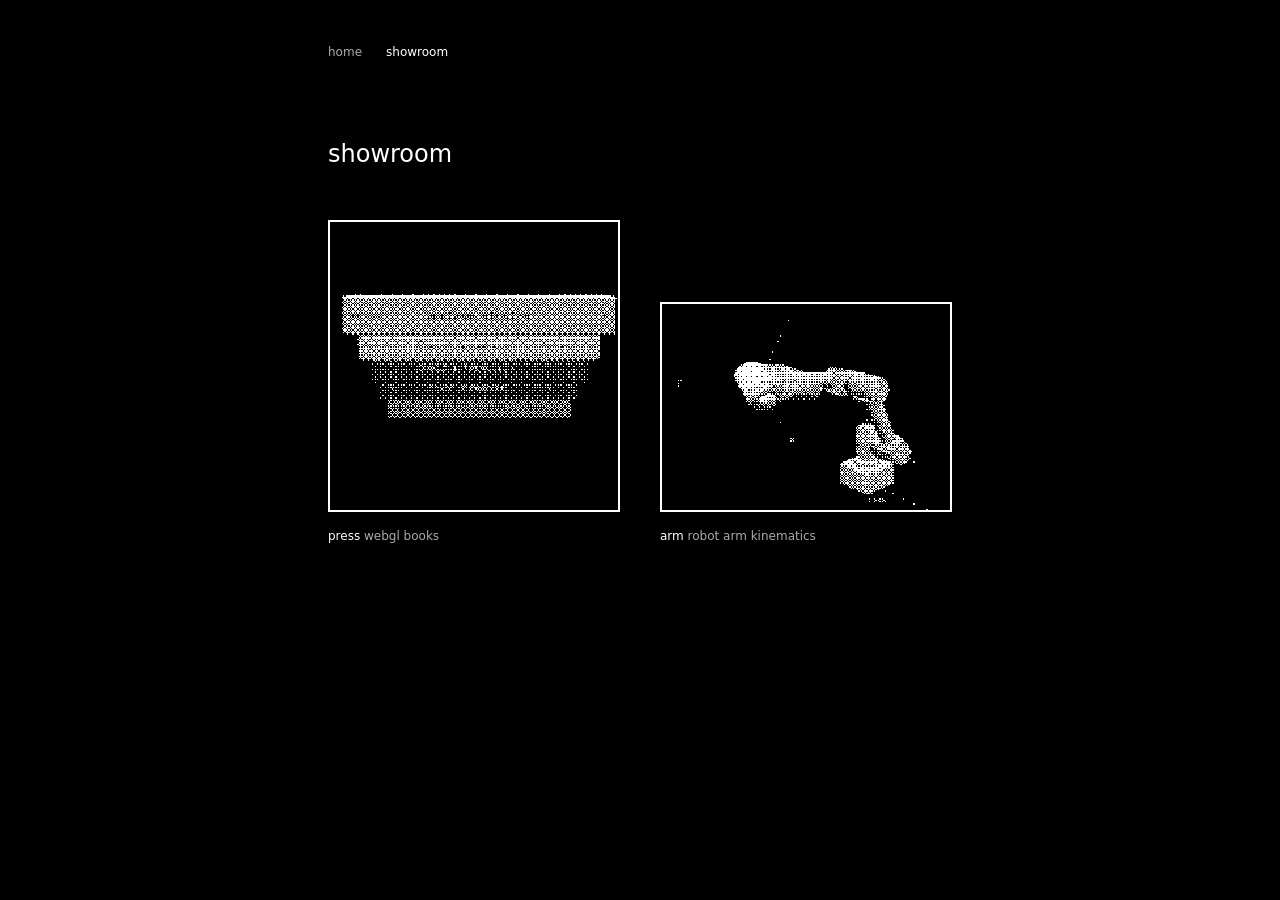
<file: showroom/index.html>
<!DOCTYPE html>
<html lang="en">
<head>
  <meta charset="utf-8">
  <meta name="viewport" content="width=device-width, initial-scale=1">
  <title>Showroom</title>
  <meta name="description" content="WebGL and robotics projects by William Nguyen.">
  
  <link rel="canonical" href="https://zi3t.io/showroom/">
  <meta property="og:type" content="website">
  <meta property="og:url" content="https://zi3t.io/showroom/">
  <meta property="og:title" content="Showroom">
  <meta property="og:description" content="WebGL and robotics projects by William Nguyen.">
  
  
  <meta name="twitter:card" content="summary">
  
  <meta name="theme-color" content="#000000">
  <link rel="icon" href="/favicon.png" type="image/png">
  
  
  <link rel="stylesheet" href="/assets/site.css">
  
  
</head>
<body class="home-page">
  <a class="skip-link" href="#main">Skip to content</a>
  <div class="frame">
    

    <main id="main">
      
  <div class="home">
    <nav class="home-nav" aria-label="Primary navigation">
  <a href="/">home</a><a href="/showroom/" aria-current="page">showroom</a>
</nav>

    <section class="home-intro">
      <h1 class="home-name" id="projects-heading">showroom</h1>
    </section>

    <section aria-labelledby="projects-heading">
      <ul class="project-grid">
        <li class="project-tile">
            <a class="project-cover-link" href="/press/" aria-label="press">
              <picture class="project-cover-picture">
                <img class="project-cover" src="/assets/projects/press.png" width="220" height="220" alt="press project cover" loading="eager" fetchpriority="high" decoding="async">
              </picture>
            </a>
            <p class="project-caption">
              <span class="project-name">press</span> <span class="home-note">webgl books</span>
            </p>
          </li><li class="project-tile">
            <a class="project-cover-link" href="/arm/" aria-label="arm">
              <picture class="project-cover-picture">
                <img class="project-cover" src="/assets/projects/arm.png" width="220" height="157" alt="arm project cover" loading="eager" fetchpriority="high" decoding="async">
              </picture>
            </a>
            <p class="project-caption">
              <span class="project-name">arm</span> <span class="home-note">robot arm kinematics</span>
            </p>
          </li>
      </ul>
    </section>
  </div>

    </main>

    
  </div>
  
</body>
</html>
</file>
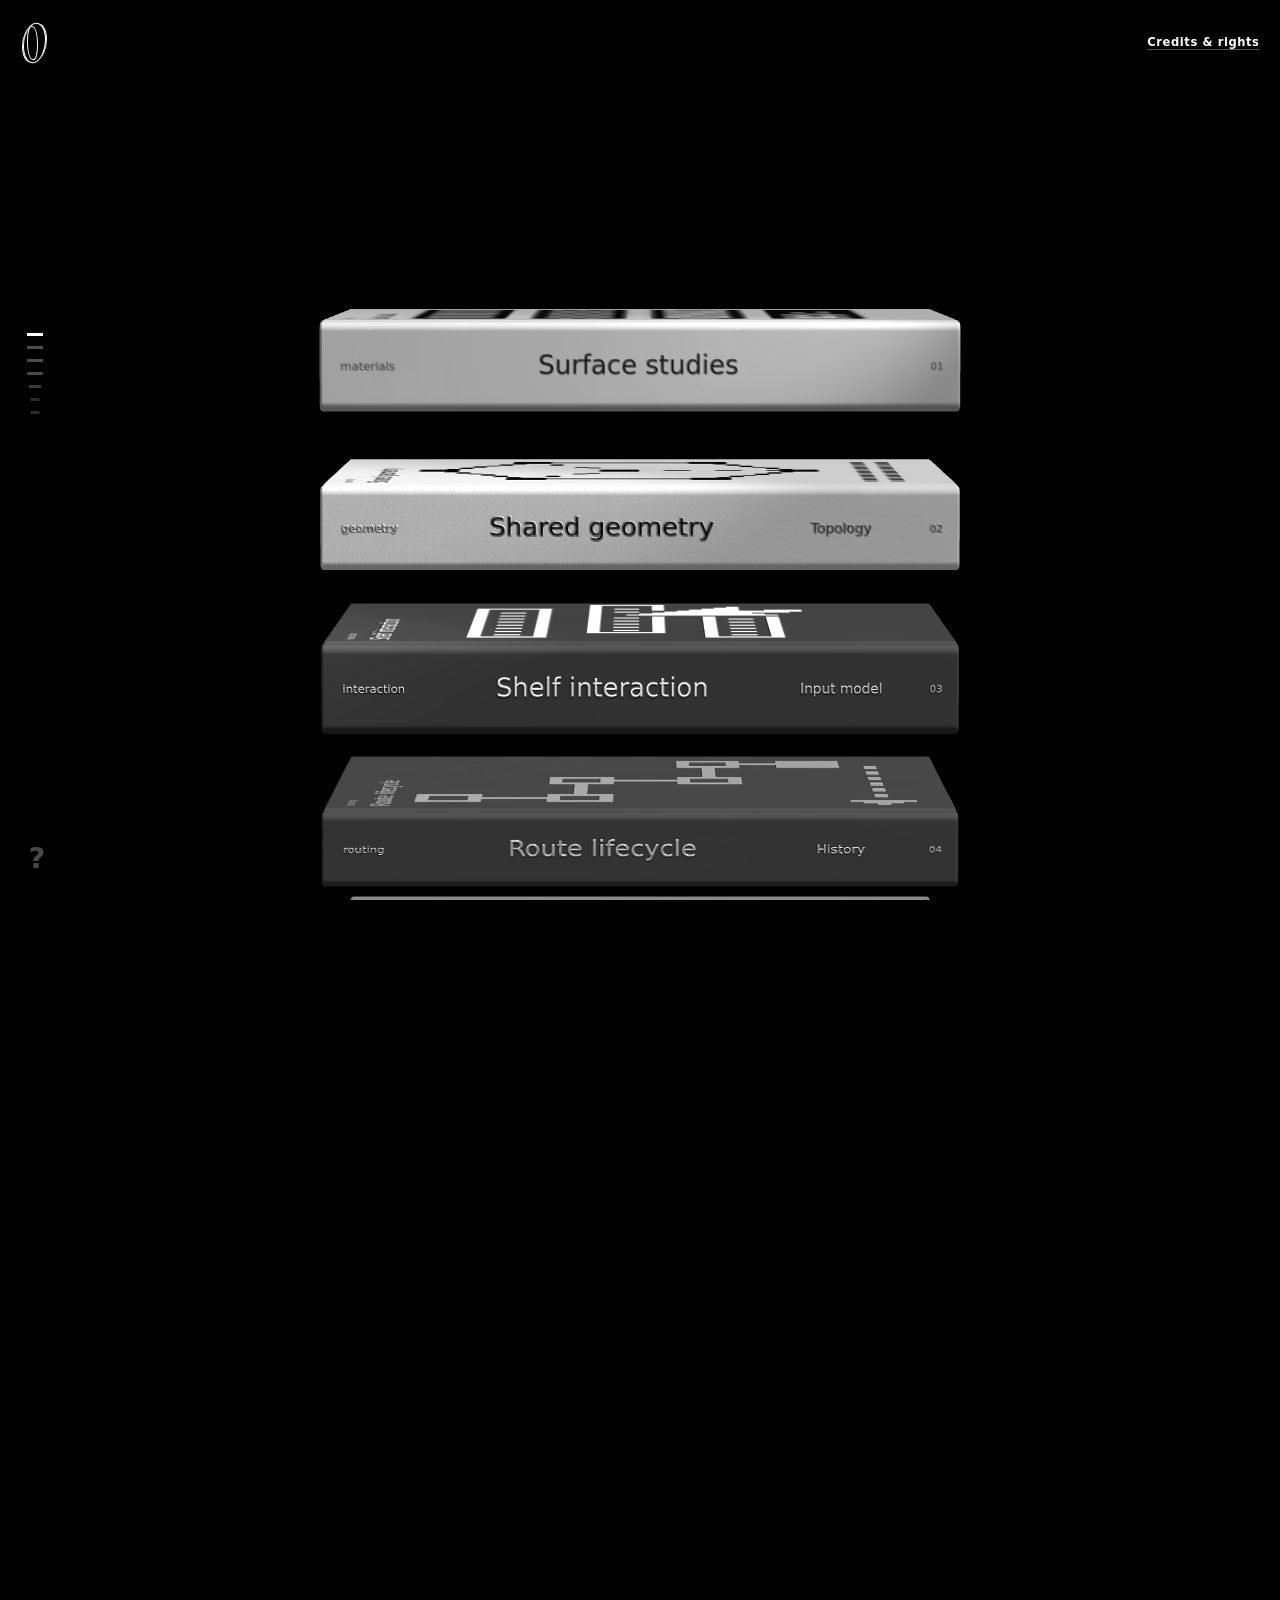
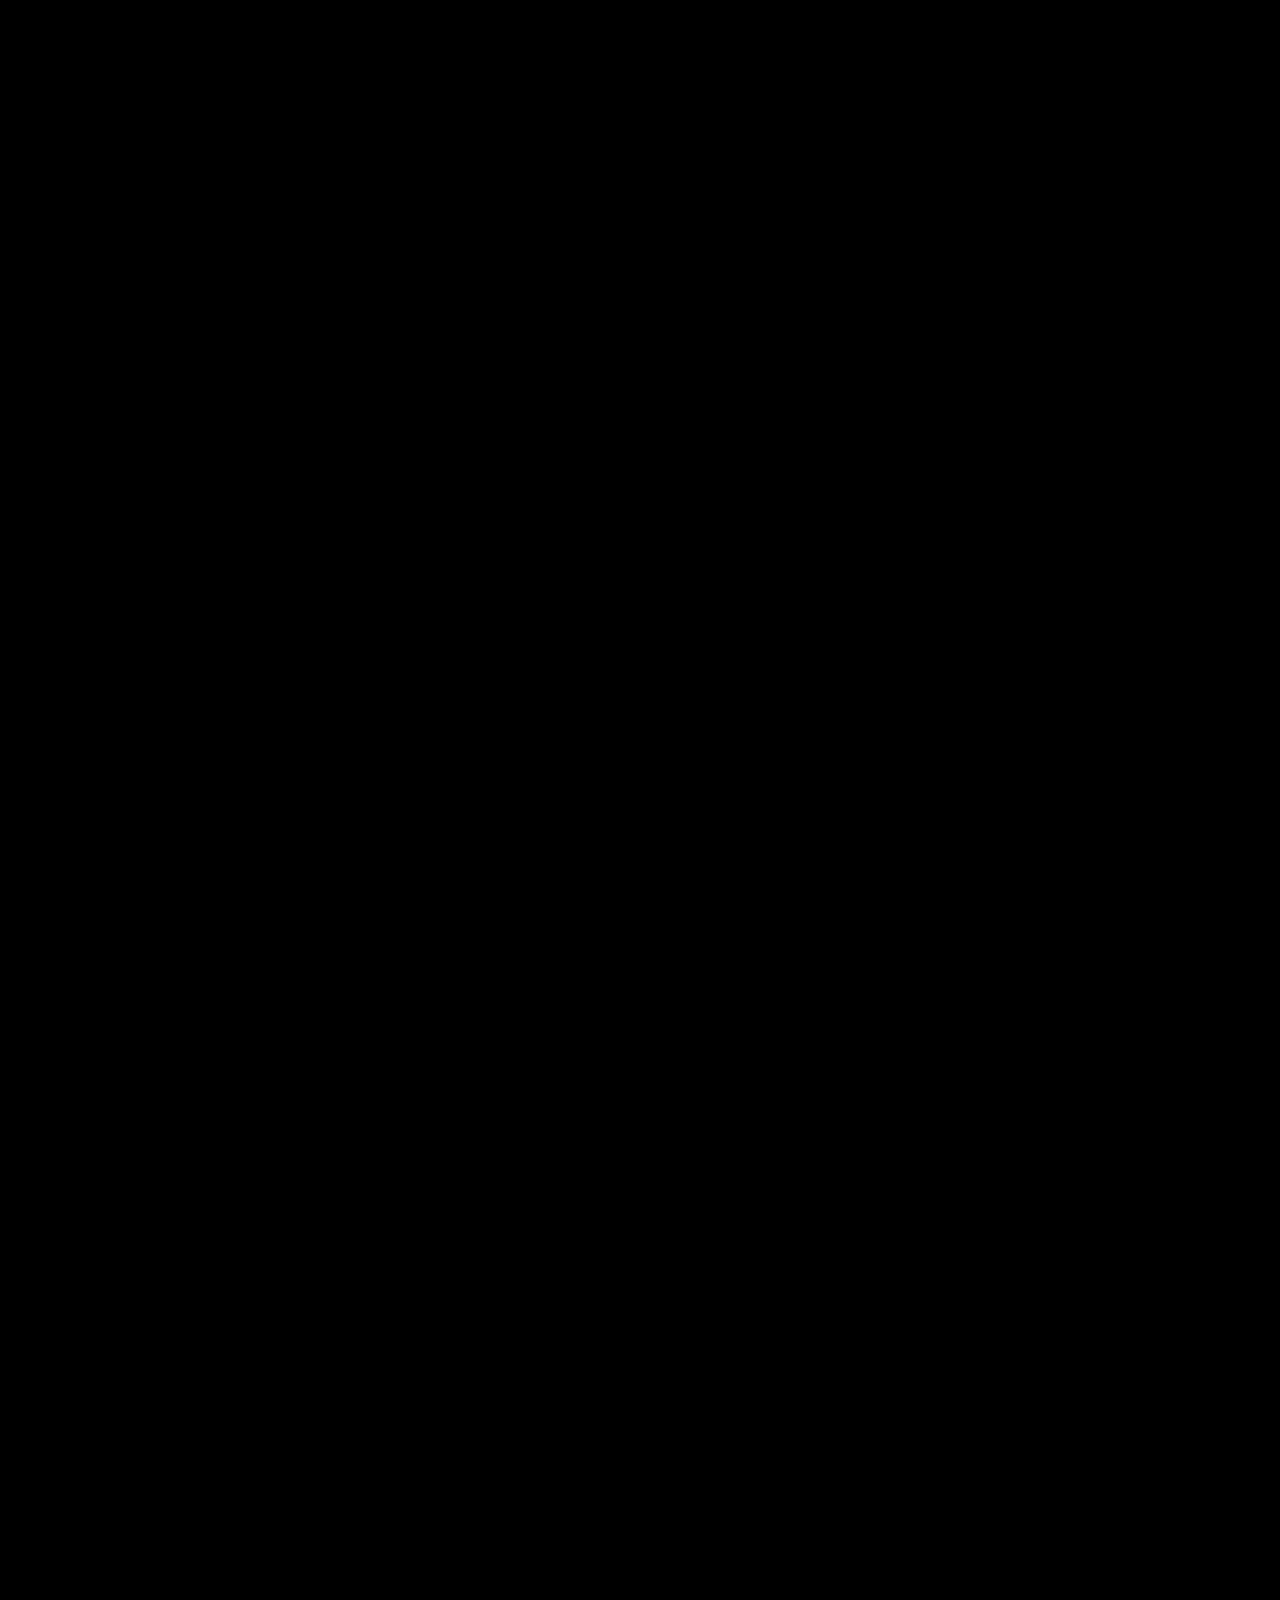
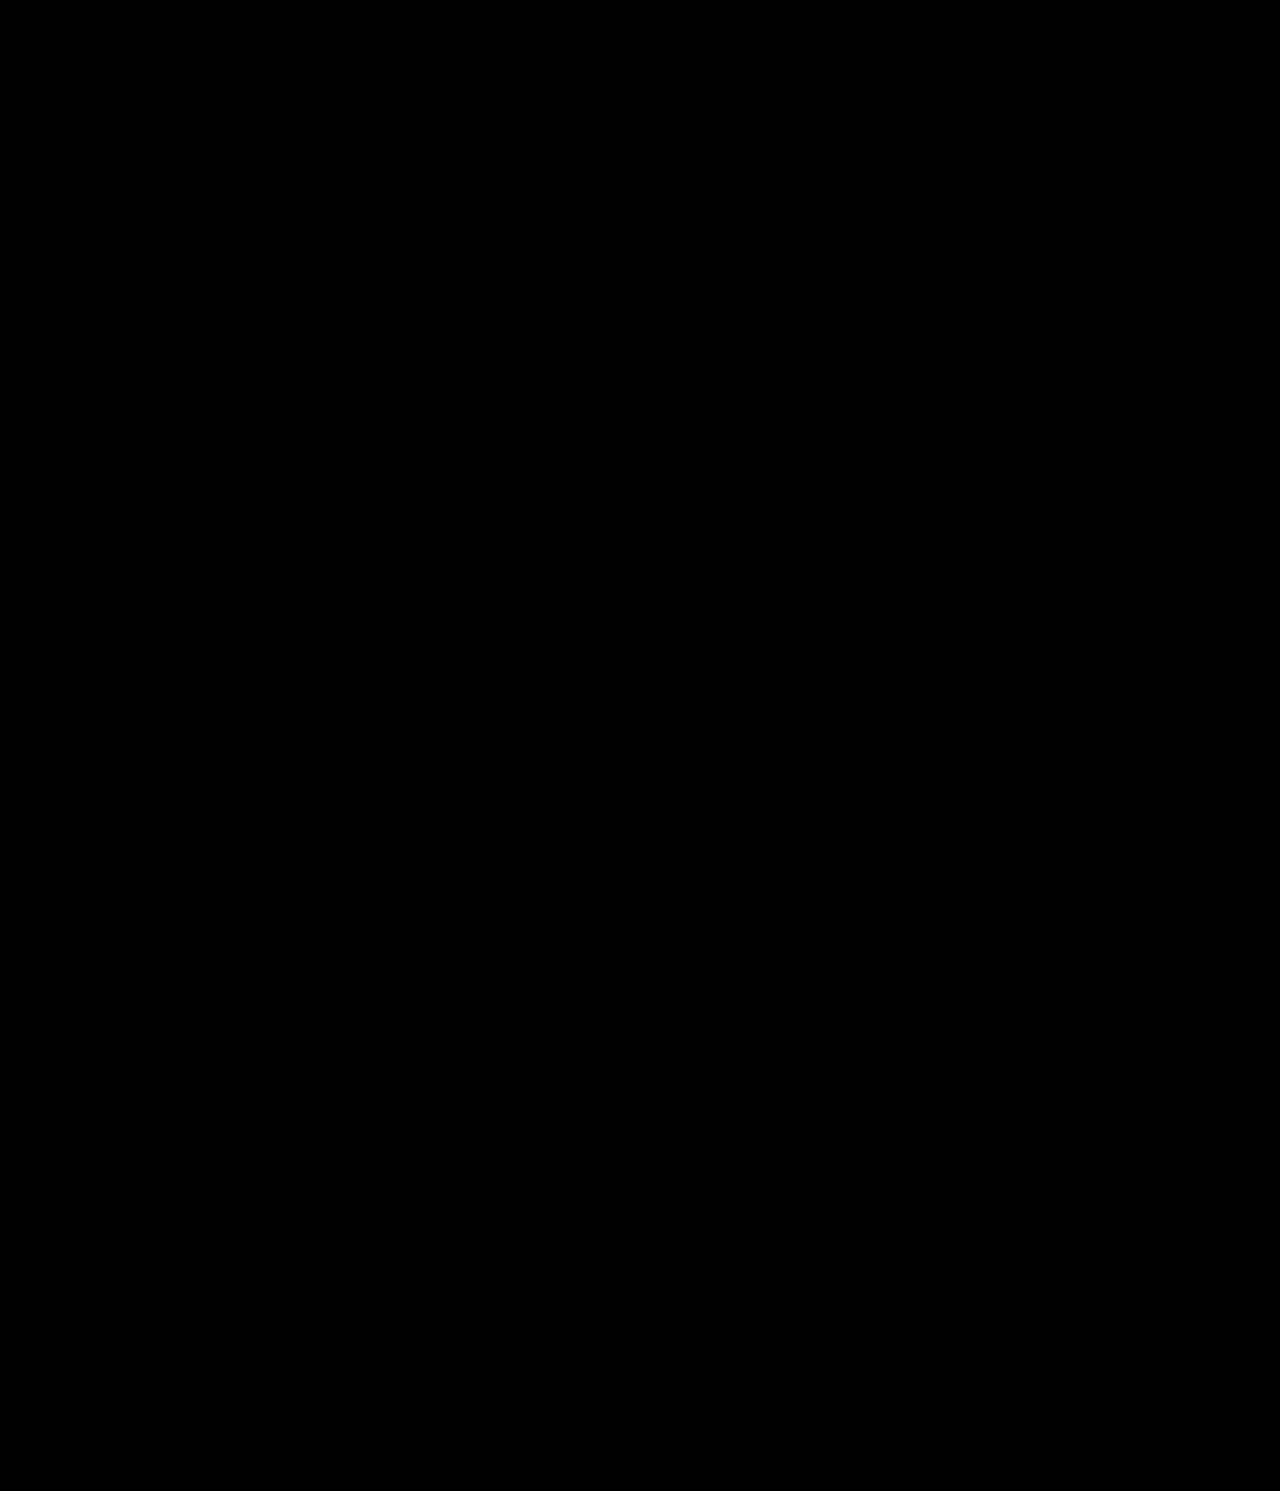
<file: press/film/index.html>
<!DOCTYPE html>
<html lang="en" class="press-catalogue-page press-startup-pending">
<head>
  <meta charset="utf-8">
  <meta name="viewport" content="width=device-width, initial-scale=1">
  <title>Press</title>
  <meta name="description" content="An illustrated poster unfolds into a study of light, paper, and movement.">
  <meta name="creator" content="William (Viet) Nguyen">
  <meta name="robots" content="index,follow,max-image-preview:large">
  <link rel="canonical" href="https://zi3t.io/press/film/">
  <meta property="og:type" content="website">
  <meta property="og:url" content="https://zi3t.io/press/film/">
  <meta property="og:title" content="Moving pictures — Press">
  <meta property="og:description" content="An illustrated poster unfolds into a study of light, paper, and movement.">
  <meta property="og:site_name" content="ZI3T">
  <meta name="twitter:card" content="summary">
  <meta name="twitter:title" content="Moving pictures — Press">
  <meta name="twitter:description" content="Independent WebGL study of a persistent 3D book catalogue and route lifecycle.">
  <meta name="theme-color" content="#201819">
  <link rel="icon" href="/favicon.png" type="image/png">
  <script type="application/ld+json">
    {
      "@context": "https://schema.org",
      "@type": "SoftwareSourceCode",
      "name": "ZI3T Volume Catalogue",
      "description": "An independent Stripe Press-inspired WebGL study of a persistent 3D book catalogue, semantic navigation, and route lifecycle.",
      "url": "https://zi3t.io/press/",
      "programmingLanguage": ["TypeScript", "GLSL", "HTML", "CSS"],
      "runtimePlatform": "Web browser",
      "author": {
        "@type": "Person",
        "name": "William (Viet) Nguyen",
        "url": "https://zi3t.io/"
      },
      "isBasedOn": {
        "@type": "WebSite",
        "name": "Stripe Press",
        "url": "https://press.stripe.com/"
      }
    }
  </script><link rel="stylesheet" href="/_astro/catalogue.BuUBlTG-.css">
  <link rel="stylesheet" href="/_astro/volume-sections.DZiF3fFt.css">
  <style id="press-startup-gate">
    html.press-startup-pending{background:#201819}
    html.press-startup-pending body{visibility:hidden;animation:press-startup-failsafe 0s linear 8s forwards}
    html.press-startup-pending .press-scene-canvas{opacity:1!important;transition:none!important}
    html.press-startup-pending .home-brand{animation-play-state:paused!important}
    @keyframes press-startup-failsafe{to{visibility:visible}}
  </style>
  <noscript><style>html.press-startup-pending body{visibility:visible;animation:none}</style></noscript>
</head>
<body class="home-page" data-press-catalogue="/press/" data-press-site-name="Press" data-press-catalogue-title="Press">
  <a class="skip-link" href="#main">Skip to catalogue</a>

  <div class="frame home-frame">
    <header class="masthead home-masthead">
      <a class="brand home-brand" href="/press/" aria-label="Back to the Press catalogue">
        <span class="brand-mark" aria-hidden="true">VC</span>
      </a>
      <nav class="home-nav" aria-label="Project information">
        <a href="#press-about" data-press-credits-open aria-haspopup="dialog" aria-controls="press-about">Credits &amp; rights</a>
      </nav>
    </header>

    <main id="main">
      <section class="home-hero" aria-labelledby="hero-heading">
        <div class="hero-coordinate hero-coordinate--top" aria-hidden="true">00 / DEMO</div>
        <div class="hero-coordinate hero-coordinate--side" aria-hidden="true">RENDER / INTERACT / ROUTE</div>

        <div class="press-catalog">
          <div class="press-index-scrim" aria-hidden="true"></div>

          <button class="press-back" type="button" aria-label="Back to the catalogue">
            <svg viewBox="0 0 20 19" aria-hidden="true" focusable="false">
              <path d="M19.11 9.11H2.22" fill="none" stroke="currentColor" stroke-width="3" stroke-miterlimit="10"></path>
              <path d="M10.17 17.15L2.12 9.11L10.17 1.06" fill="none" stroke="currentColor" stroke-width="3" stroke-miterlimit="10"></path>
            </svg>
            <span class="press-back-label">Return to shelf</span>
          </button>

          <nav class="press-rail" aria-label="Demo volume index">
            <ol class="press-rail-list">
              <li><button class="press-rail-item is-current" type="button" data-press-index="0" aria-label="Open Surface studies" aria-current="true" aria-posinset="1" aria-setsize="7"><span class="press-rail-fill" aria-hidden="true"></span><span class="press-rail-label">Surface studies</span></button></li>
              <li><button class="press-rail-item" type="button" data-press-index="1" aria-label="Open Shared geometry" aria-posinset="2" aria-setsize="7"><span class="press-rail-fill" aria-hidden="true"></span><span class="press-rail-label">Shared geometry</span></button></li>
              <li><button class="press-rail-item" type="button" data-press-index="2" aria-label="Open Shelf interaction" aria-posinset="3" aria-setsize="7"><span class="press-rail-fill" aria-hidden="true"></span><span class="press-rail-label">Shelf interaction</span></button></li>
              <li><button class="press-rail-item" type="button" data-press-index="3" aria-label="Open Route lifecycle" aria-posinset="4" aria-setsize="7"><span class="press-rail-fill" aria-hidden="true"></span><span class="press-rail-label">Route lifecycle</span></button></li>
              <li><button class="press-rail-item" type="button" data-press-index="4" aria-label="Open Host integration" aria-posinset="5" aria-setsize="7"><span class="press-rail-fill" aria-hidden="true"></span><span class="press-rail-label">Host integration</span></button></li>
              <li><button class="press-rail-item" type="button" data-press-index="5" aria-label="Open Moving pictures" aria-posinset="6" aria-setsize="7"><span class="press-rail-fill" aria-hidden="true"></span><span class="press-rail-label">Moving pictures</span></button></li>
              <li><button class="press-rail-item" type="button" data-press-index="6" aria-label="Open Signal in motion" aria-posinset="7" aria-setsize="7"><span class="press-rail-fill" aria-hidden="true"></span><span class="press-rail-label">Signal in motion</span></button></li>
            </ol>
          </nav>

          <ol class="press-volume-list">
            <li class="press-volume-item press-volume-item--surfaces">
              <a class="press-volume" href="/press/surfaces/" data-press-route="/press/surfaces/" aria-label="Open the surface studies demo">
                <span class="press-volume-book" aria-hidden="true"><span class="press-volume-top"></span><span class="press-volume-spine"><small>Materials</small><strong>Surface studies</strong><b>01</b></span></span>
              </a>
            </li>
            <li class="press-volume-item press-volume-item--geometry">
              <a class="press-volume" href="/press/geometry/" data-press-route="/press/geometry/" aria-label="Open the shared geometry demo">
                <span class="press-volume-book" aria-hidden="true"><span class="press-volume-top"></span><span class="press-volume-spine"><small>Geometry</small><strong>Shared geometry</strong><b>02</b></span></span>
              </a>
            </li>
            <li class="press-volume-item press-volume-item--interaction">
              <a class="press-volume" href="/press/interaction/" data-press-route="/press/interaction/" aria-label="Open the shelf interaction demo">
                <span class="press-volume-book" aria-hidden="true"><span class="press-volume-top"></span><span class="press-volume-spine"><small>Interaction</small><strong>Shelf interaction</strong><b>03</b></span></span>
              </a>
            </li>
            <li class="press-volume-item press-volume-item--routing" inert>
              <a class="press-volume" href="/press/routing/" data-press-route="/press/routing/" aria-label="Open the route lifecycle demo">
                <span class="press-volume-book" aria-hidden="true"><span class="press-volume-top"></span><span class="press-volume-spine"><small>Routing</small><strong>Route lifecycle</strong><b>04</b></span></span>
              </a>
            </li>
            <li class="press-volume-item press-volume-item--integration" inert>
              <a class="press-volume" href="/press/integration/" data-press-route="/press/integration/" aria-label="Open the host integration demo">
                <span class="press-volume-book" aria-hidden="true"><span class="press-volume-top"></span><span class="press-volume-spine"><small>Integration</small><strong>Host integration</strong><b>05</b></span></span>
              </a>
            </li>
          </ol>

          <button class="press-help" type="button" data-press-about-open aria-label="About this catalogue" aria-controls="catalogue-about">?</button>
        </div>

        <p class="hero-kicker home-enter home-enter--kicker"><span>raylib + WebGL 2</span><span>Five-volume fixture</span></p>
        <h1 class="home-display" id="hero-heading">Stripe Press–inspired WebGL book catalogue study</h1>
        <div class="hero-lower home-enter home-enter--lower">
          <p>This page is package-owned fixture content. It demonstrates the renderer and interaction lifecycle without reading from the host website.</p>
        </div>
      </section>

      <div class="press-volumes" data-press-volumes>
        <section class="press-volume-section press-volume-section--surfaces" id="volume-surfaces" data-press-volume="/press/surfaces/" data-press-slug="surfaces" aria-labelledby="volume-surfaces-title">
          <div class="press-volume-stage"><div class="press-volume-figure-track" aria-hidden="true"><div class="press-volume-figure"></div></div><div class="press-volume-copy">
            <div class="press-volume-detail"><p class="press-volume-kicker">Materials</p><h2 class="press-volume-title" id="volume-surfaces-title">Surface studies</h2><p class="press-volume-summary">Materials / light / print</p><p class="press-volume-excerpt">Compare cloth, paper, foil, gloss, and bump responses on the shared book mesh.</p><dl class="press-volume-meta"><div><dt>Volume</dt><dd>01</dd></div><div><dt>Feature</dt><dd>Surfaces</dd></div></dl></div>
            <div class="press-volume-content"><section class="press-brief"><p class="section-label">Package fixture</p><h2>One shader, independently authored surfaces.</h2><p>Every cover uses the same material architecture. Colour, bump, foil, gloss, glitter, paper, and headband inputs create the visible differences.</p><p>The DOM book remains underneath as an accessible fallback and as the renderer’s live interaction target.</p></section></div>
          </div></div>
        </section>

        <section class="press-volume-section press-volume-section--geometry" id="volume-geometry" data-press-volume="/press/geometry/" data-press-slug="geometry" aria-labelledby="volume-geometry-title">
          <div class="press-volume-stage"><div class="press-volume-figure-track" aria-hidden="true"><div class="press-volume-figure"></div></div><div class="press-volume-copy">
            <div class="press-volume-detail"><p class="press-volume-kicker">Geometry</p><h2 class="press-volume-title" id="volume-geometry-title">Shared geometry</h2><p class="press-volume-summary">Mesh / joints / thickness</p><p class="press-volume-excerpt">Reuse one authored topology while varying thickness, covers, joints, and page blocks.</p><dl class="press-volume-meta"><div><dt>Volume</dt><dd>02</dd></div><div><dt>Feature</dt><dd>Geometry</dd></div></dl></div>
            <div class="press-volume-content"><section class="press-brief"><p class="section-label">Package fixture</p><h2>A single mesh carries all five books.</h2><p>Cover, spine, boards, page block, joints, and headbands share one UV atlas. A thickness uniform moves only the permitted outer-shell vertices.</p><p>The scene keeps these meshes alive across every internal route change.</p></section></div>
          </div></div>
        </section>

        <section class="press-volume-section press-volume-section--interaction" id="volume-interaction" data-press-volume="/press/interaction/" data-press-slug="interaction" aria-labelledby="volume-interaction-title">
          <div class="press-volume-stage"><div class="press-volume-figure-track" aria-hidden="true"><div class="press-volume-figure"></div></div><div class="press-volume-copy">
            <div class="press-volume-detail"><p class="press-volume-kicker">Interaction</p><h2 class="press-volume-title" id="volume-interaction-title">Shelf interaction</h2><p class="press-volume-summary">Pointer / keyboard / touch</p><p class="press-volume-excerpt">Exercise picking, holding, dragging, focus, and the transition from shelf to volume.</p><dl class="press-volume-meta"><div><dt>Volume</dt><dd>03</dd></div><div><dt>Feature</dt><dd>Input</dd></div></dl></div>
            <div class="press-volume-content"><section class="press-brief"><p class="section-label">Package fixture</p><h2>The rendered book and semantic link share one target.</h2><p>Projected WebGL bounds update the DOM hit area after the shelf settles. Pointer, touch, focus, keyboard, and modified clicks retain their expected browser behaviour.</p><p>Inside a volume, the cover can be dragged without remounting the scene.</p></section></div>
          </div></div>
        </section>

        <section class="press-volume-section press-volume-section--routing" id="volume-routing" data-press-volume="/press/routing/" data-press-slug="routing" aria-labelledby="volume-routing-title">
          <div class="press-volume-stage"><div class="press-volume-figure-track" aria-hidden="true"><div class="press-volume-figure"></div></div><div class="press-volume-copy">
            <div class="press-volume-detail"><p class="press-volume-kicker">Routing</p><h2 class="press-volume-title" id="volume-routing-title">Route lifecycle</h2><p class="press-volume-summary">History / deep links / return</p><p class="press-volume-excerpt">Keep one scene alive while routes change, volumes scroll, and navigation returns to the shelf.</p><dl class="press-volume-meta"><div><dt>Volume</dt><dd>04</dd></div><div><dt>Feature</dt><dd>History</dd></div></dl></div>
            <div class="press-volume-content"><section class="press-brief"><p class="section-label">Package fixture</p><h2>Routes change; catalogue objects do not.</h2><p>Opening a book adds one history entry. Scrolling through later volumes replaces that entry, so browser Back still has one clear step to the shelf.</p><p>The return transition centres the last active book instead of restoring an obsolete page offset.</p></section></div>
          </div></div>
        </section>

        <section class="press-volume-section press-volume-section--integration" id="volume-integration" data-press-volume="/press/integration/" data-press-slug="integration" aria-labelledby="volume-integration-title">
          <div class="press-volume-stage"><div class="press-volume-figure-track" aria-hidden="true"><div class="press-volume-figure"></div></div><div class="press-volume-copy">
            <div class="press-volume-detail"><p class="press-volume-kicker">Integration</p><h2 class="press-volume-title" id="volume-integration-title">Host integration</h2><p class="press-volume-summary">Semantic HTML / WebGL enhancement</p><p class="press-volume-excerpt">Mount the renderer over ordinary links and retain an accessible catalogue when WebGL is unavailable.</p><dl class="press-volume-meta"><div><dt>Volume</dt><dd>05</dd></div><div><dt>Feature</dt><dd>Host API</dd></div></dl></div>
            <div class="press-volume-content"><section class="press-brief"><p class="section-label">Package fixture</p><h2>The host supplies structure; the package supplies behaviour.</h2><p>Ordered anchors provide titles, routes, focus targets, and fallback navigation. The package owns rendering, materials, motion, route state, and geometry.</p></section></div>
          </div></div>
        </section>
        <section class="press-volume-section press-volume-section--film press-film-detail" id="volume-film" data-press-volume="/press/film/" data-press-slug="film" data-product-kind="film" aria-labelledby="volume-film-title">
          <div class="press-volume-stage">
            <div class="press-volume-figure-track"><div class="press-volume-figure"><div class="press-film-art" role="img" aria-label="Moving pictures: an abstract study of paper, light, and overlapping frames"></div></div></div>
            <div class="press-volume-copy"><div class="press-volume-detail"><p class="press-volume-kicker">Moving image</p><h2 class="press-volume-title" id="volume-film-title">Moving pictures</h2><p class="press-volume-summary">A study in paper and motion</p><p class="press-volume-excerpt">A frame catches the light. A sheet becomes a screen. Moving pictures explores the space between the printed page and the moving image.</p></div></div>
          </div>
        </section>
        <section class="press-volume-section press-volume-section--signal press-signal-detail" id="volume-signal" data-press-volume="/press/signal/" data-press-slug="signal" data-product-kind="signal" aria-labelledby="volume-signal-title">
          <div class="press-volume-stage">
            <div class="press-volume-figure-track" aria-hidden="true"><div class="press-volume-figure"><div class="press-signal-fallback"></div></div></div>
            <div class="press-volume-copy"><div class="press-volume-detail"><p class="press-volume-kicker">Signal study</p><h2 class="press-volume-title" id="volume-signal-title">Signal in motion</h2><p class="press-volume-summary">A study in waves, layers, and response</p><p class="press-volume-excerpt">A signal travels outward. A solid face opens into layers. Move the pointer to turn the medallion; return to the catalogue to bring it back together.</p><p class="press-signal-note">An interactive visual study inspired by Stripe Press. No audio is playing.</p></div></div>
          </div>
        </section>
      </div>

      <section class="home-section signature-section press-film-section" id="signature" aria-label="Moving pictures" data-reveal>
        <div class="signature-row press-film-row"><figure class="press-film-poster" aria-hidden="true"></figure><a class="press-film-link" href="/press/film/" data-press-route="/press/film/" aria-label="Open Moving pictures"><span class="sr-only">Moving pictures</span></a></div>
      </section>
      <section class="press-signal-section" aria-labelledby="signal-heading"><div class="press-signal-fallback" aria-hidden="true"></div><div class="press-signal-copy"><p class="section-label">A study in signal and motion</p><h2 id="signal-heading">Signal in motion</h2><p>Waves, layers, and response</p></div><a class="press-signal-link" href="/press/signal/" data-press-route="/press/signal/" aria-label="Open the signal study"><span class="sr-only">Explore Signal in motion</span></a></section>
      <section class="home-closing" id="catalogue-about" aria-labelledby="closing-heading" data-reveal><p class="section-label"><a href="#main" data-press-about-top aria-label="Back to the catalogue top">↑</a></p><h2 id="closing-heading">Books, paper, and motion.</h2><p>An independent exploration of how digital objects can feel tangible. Scroll to browse, hold a book to turn it, or open a volume to look closer.</p><nav class="closing-links" aria-label="About links"><a href="#press-about" data-press-credits-open>Credits &amp; rights</a><a href="https://press.stripe.com/" target="_blank" rel="noopener noreferrer">Visit the inspiration ↗</a></nav></section>
    </main>

    <footer class="site-footer home-footer" data-reveal><span>ZI3T · An independent study · <span title="Developed with AI assistance">AI-assisted</span></span><span><a href="#press-about" data-press-credits-open>Credits &amp; rights</a></span></footer>
  </div>

  <dialog class="press-about-dialog" id="press-about" aria-labelledby="press-about-title">
    <button type="button" data-press-about-close aria-label="Close About">Close ×</button>
    <h2 id="press-about-title">Credits &amp; rights</h2>
    <p>An independent study of books, paper, and motion, inspired by Stripe Press.</p>
    <p>This project is not affiliated with or endorsed by Stripe. Its demo artwork and text belong to this independent catalogue.</p>
    <p><a href="https://press.stripe.com/" target="_blank" rel="noopener noreferrer">Visit Stripe Press ↗</a></p>
    <p>Stripe Press is the reference for the catalogue’s visual and interaction design. Stripe’s name, publications, and film artwork remain the property of their respective rights holders. This site uses its own demonstration content and does not offer those publications or films for sale.</p>
  </dialog>
  <script type="module" src="/_astro/_...slug_.astro_astro_type_script_index_0_lang.BPFZG4i6.js"></script></body>
</html>
</file>
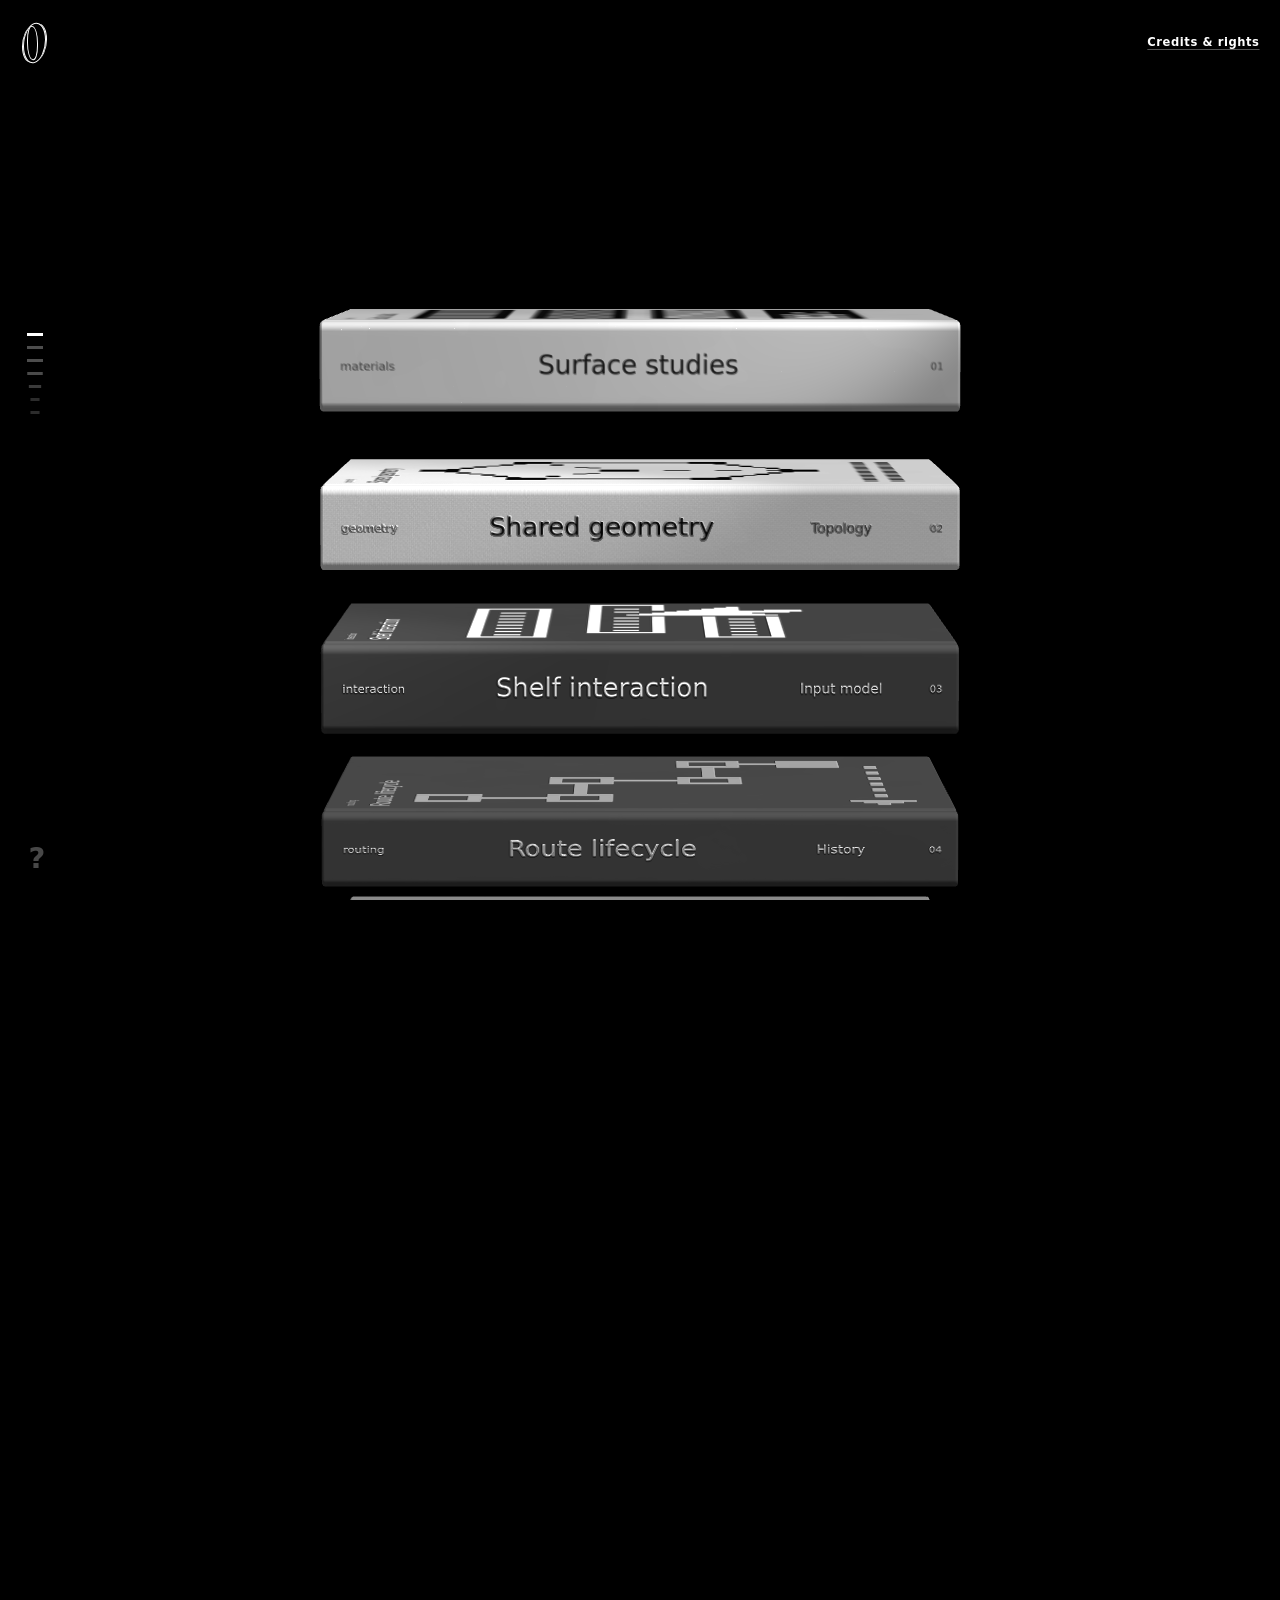
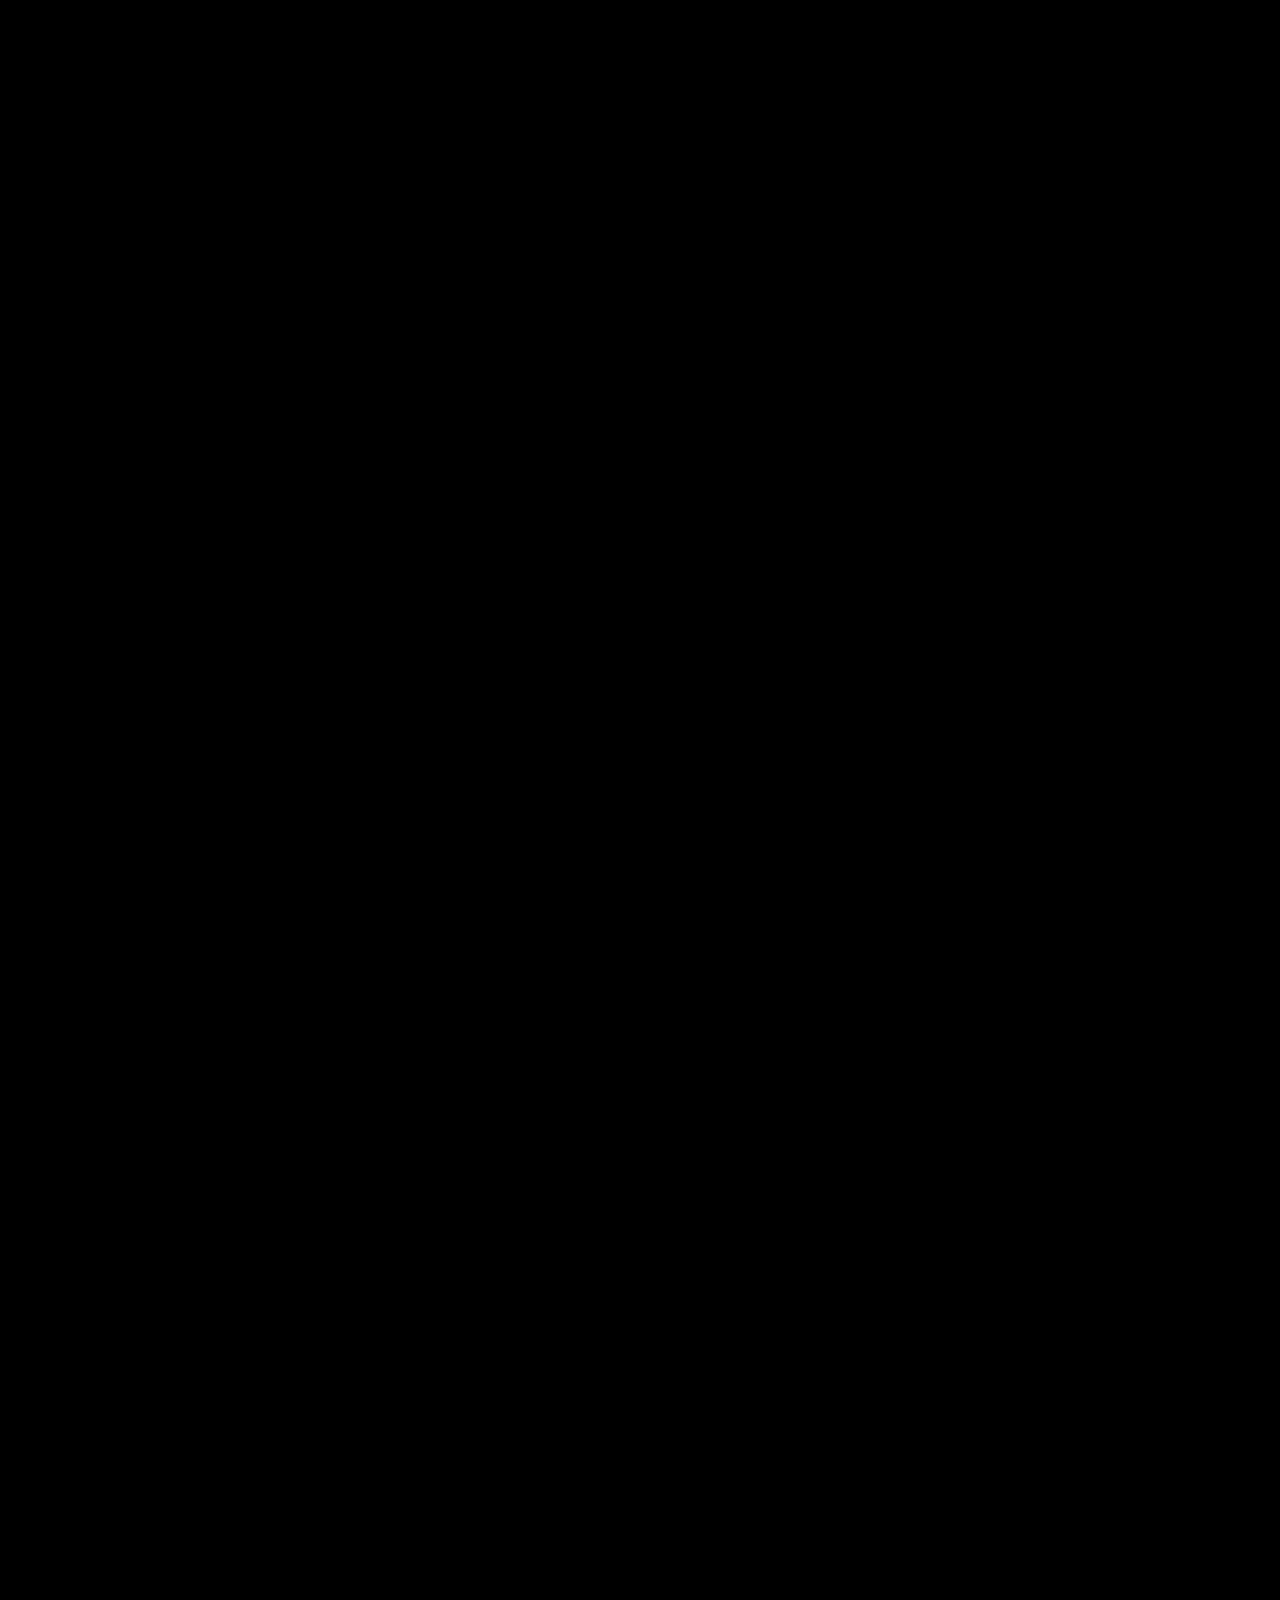
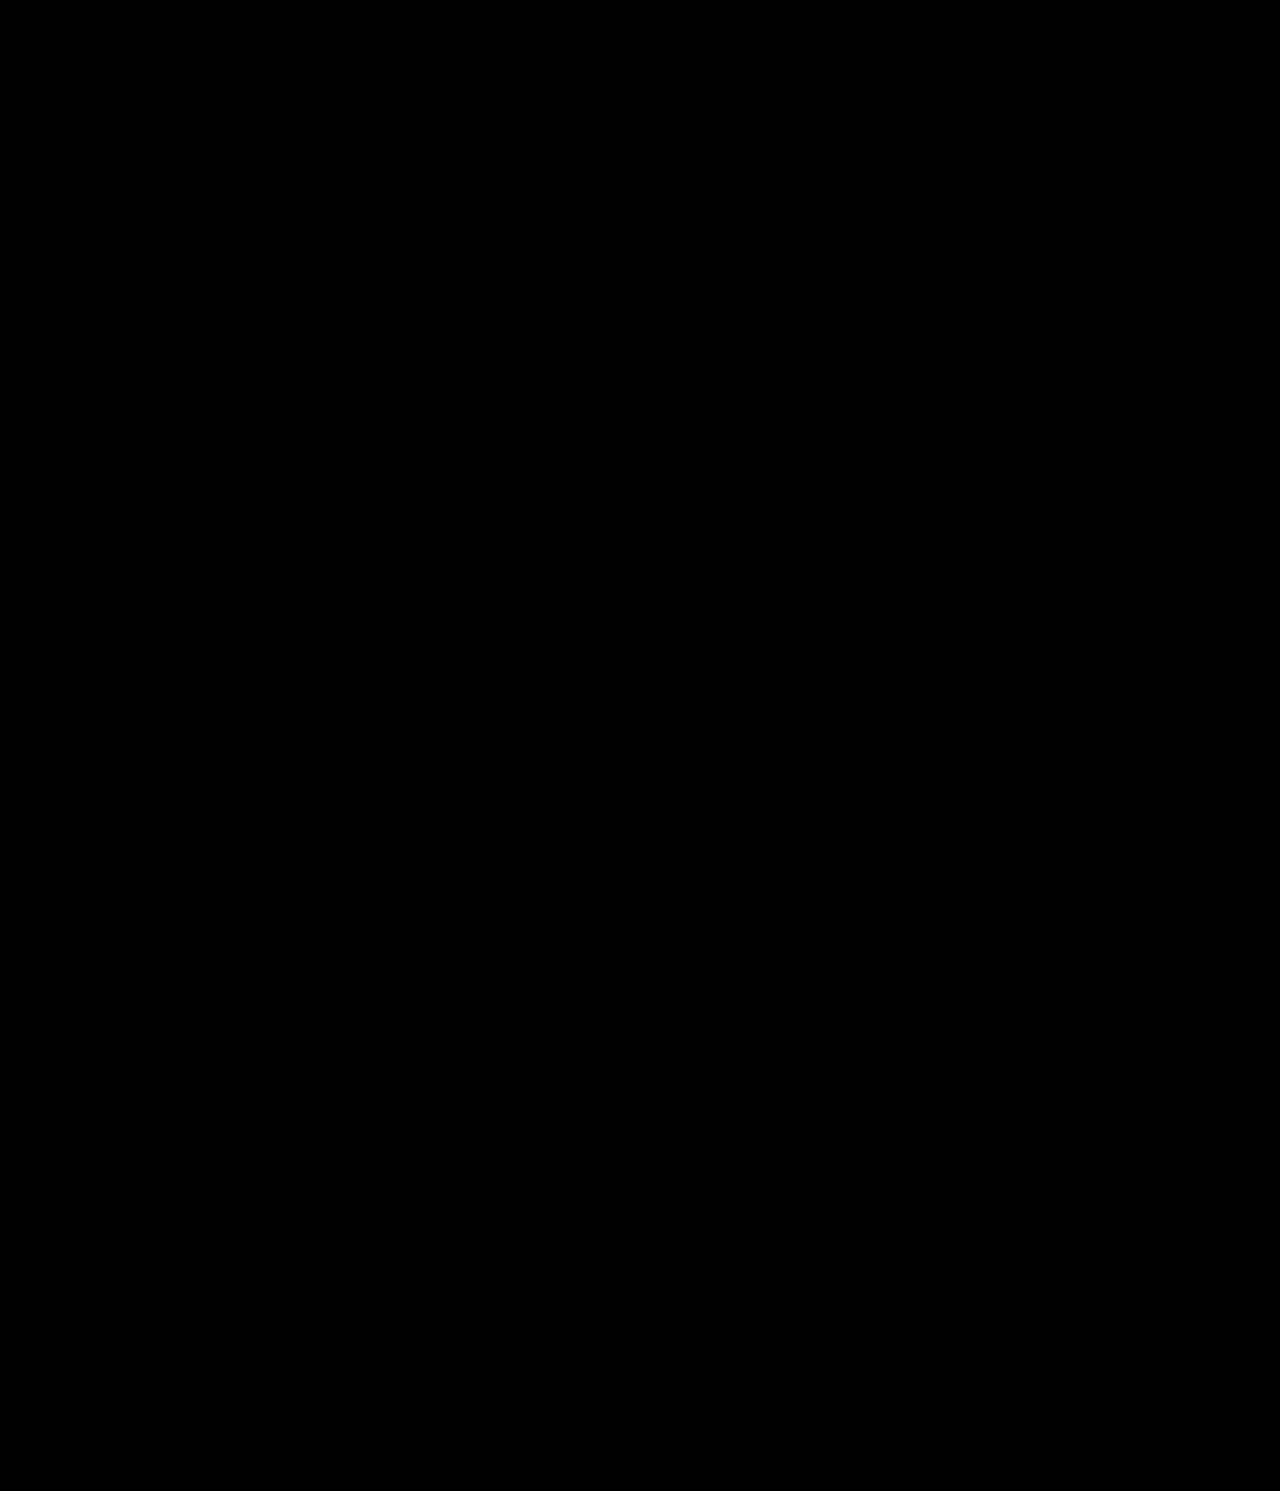
<file: press/geometry/index.html>
<!DOCTYPE html>
<html lang="en" class="press-catalogue-page press-startup-pending">
<head>
  <meta charset="utf-8">
  <meta name="viewport" content="width=device-width, initial-scale=1">
  <title>Press</title>
  <meta name="description" content="Reuse one authored topology while varying thickness, covers, joints, and page blocks.">
  <meta name="creator" content="William (Viet) Nguyen">
  <meta name="robots" content="index,follow,max-image-preview:large">
  <link rel="canonical" href="https://zi3t.io/press/geometry/">
  <meta property="og:type" content="website">
  <meta property="og:url" content="https://zi3t.io/press/geometry/">
  <meta property="og:title" content="Shared geometry — Press">
  <meta property="og:description" content="Reuse one authored topology while varying thickness, covers, joints, and page blocks.">
  <meta property="og:site_name" content="ZI3T">
  <meta name="twitter:card" content="summary">
  <meta name="twitter:title" content="Shared geometry — Press">
  <meta name="twitter:description" content="Independent WebGL study of a persistent 3D book catalogue and route lifecycle.">
  <meta name="theme-color" content="#201819">
  <link rel="icon" href="/favicon.png" type="image/png">
  <script type="application/ld+json">
    {
      "@context": "https://schema.org",
      "@type": "SoftwareSourceCode",
      "name": "ZI3T Volume Catalogue",
      "description": "An independent Stripe Press-inspired WebGL study of a persistent 3D book catalogue, semantic navigation, and route lifecycle.",
      "url": "https://zi3t.io/press/",
      "programmingLanguage": ["TypeScript", "GLSL", "HTML", "CSS"],
      "runtimePlatform": "Web browser",
      "author": {
        "@type": "Person",
        "name": "William (Viet) Nguyen",
        "url": "https://zi3t.io/"
      },
      "isBasedOn": {
        "@type": "WebSite",
        "name": "Stripe Press",
        "url": "https://press.stripe.com/"
      }
    }
  </script><link rel="stylesheet" href="/_astro/catalogue.BuUBlTG-.css">
  <link rel="stylesheet" href="/_astro/volume-sections.DZiF3fFt.css">
  <style id="press-startup-gate">
    html.press-startup-pending{background:#201819}
    html.press-startup-pending body{visibility:hidden;animation:press-startup-failsafe 0s linear 8s forwards}
    html.press-startup-pending .press-scene-canvas{opacity:1!important;transition:none!important}
    html.press-startup-pending .home-brand{animation-play-state:paused!important}
    @keyframes press-startup-failsafe{to{visibility:visible}}
  </style>
  <noscript><style>html.press-startup-pending body{visibility:visible;animation:none}</style></noscript>
</head>
<body class="home-page" data-press-catalogue="/press/" data-press-site-name="Press" data-press-catalogue-title="Press">
  <a class="skip-link" href="#main">Skip to catalogue</a>

  <div class="frame home-frame">
    <header class="masthead home-masthead">
      <a class="brand home-brand" href="/press/" aria-label="Back to the Press catalogue">
        <span class="brand-mark" aria-hidden="true">VC</span>
      </a>
      <nav class="home-nav" aria-label="Project information">
        <a href="#press-about" data-press-credits-open aria-haspopup="dialog" aria-controls="press-about">Credits &amp; rights</a>
      </nav>
    </header>

    <main id="main">
      <section class="home-hero" aria-labelledby="hero-heading">
        <div class="hero-coordinate hero-coordinate--top" aria-hidden="true">00 / DEMO</div>
        <div class="hero-coordinate hero-coordinate--side" aria-hidden="true">RENDER / INTERACT / ROUTE</div>

        <div class="press-catalog">
          <div class="press-index-scrim" aria-hidden="true"></div>

          <button class="press-back" type="button" aria-label="Back to the catalogue">
            <svg viewBox="0 0 20 19" aria-hidden="true" focusable="false">
              <path d="M19.11 9.11H2.22" fill="none" stroke="currentColor" stroke-width="3" stroke-miterlimit="10"></path>
              <path d="M10.17 17.15L2.12 9.11L10.17 1.06" fill="none" stroke="currentColor" stroke-width="3" stroke-miterlimit="10"></path>
            </svg>
            <span class="press-back-label">Return to shelf</span>
          </button>

          <nav class="press-rail" aria-label="Demo volume index">
            <ol class="press-rail-list">
              <li><button class="press-rail-item is-current" type="button" data-press-index="0" aria-label="Open Surface studies" aria-current="true" aria-posinset="1" aria-setsize="7"><span class="press-rail-fill" aria-hidden="true"></span><span class="press-rail-label">Surface studies</span></button></li>
              <li><button class="press-rail-item" type="button" data-press-index="1" aria-label="Open Shared geometry" aria-posinset="2" aria-setsize="7"><span class="press-rail-fill" aria-hidden="true"></span><span class="press-rail-label">Shared geometry</span></button></li>
              <li><button class="press-rail-item" type="button" data-press-index="2" aria-label="Open Shelf interaction" aria-posinset="3" aria-setsize="7"><span class="press-rail-fill" aria-hidden="true"></span><span class="press-rail-label">Shelf interaction</span></button></li>
              <li><button class="press-rail-item" type="button" data-press-index="3" aria-label="Open Route lifecycle" aria-posinset="4" aria-setsize="7"><span class="press-rail-fill" aria-hidden="true"></span><span class="press-rail-label">Route lifecycle</span></button></li>
              <li><button class="press-rail-item" type="button" data-press-index="4" aria-label="Open Host integration" aria-posinset="5" aria-setsize="7"><span class="press-rail-fill" aria-hidden="true"></span><span class="press-rail-label">Host integration</span></button></li>
              <li><button class="press-rail-item" type="button" data-press-index="5" aria-label="Open Moving pictures" aria-posinset="6" aria-setsize="7"><span class="press-rail-fill" aria-hidden="true"></span><span class="press-rail-label">Moving pictures</span></button></li>
              <li><button class="press-rail-item" type="button" data-press-index="6" aria-label="Open Signal in motion" aria-posinset="7" aria-setsize="7"><span class="press-rail-fill" aria-hidden="true"></span><span class="press-rail-label">Signal in motion</span></button></li>
            </ol>
          </nav>

          <ol class="press-volume-list">
            <li class="press-volume-item press-volume-item--surfaces">
              <a class="press-volume" href="/press/surfaces/" data-press-route="/press/surfaces/" aria-label="Open the surface studies demo">
                <span class="press-volume-book" aria-hidden="true"><span class="press-volume-top"></span><span class="press-volume-spine"><small>Materials</small><strong>Surface studies</strong><b>01</b></span></span>
              </a>
            </li>
            <li class="press-volume-item press-volume-item--geometry">
              <a class="press-volume" href="/press/geometry/" data-press-route="/press/geometry/" aria-label="Open the shared geometry demo">
                <span class="press-volume-book" aria-hidden="true"><span class="press-volume-top"></span><span class="press-volume-spine"><small>Geometry</small><strong>Shared geometry</strong><b>02</b></span></span>
              </a>
            </li>
            <li class="press-volume-item press-volume-item--interaction">
              <a class="press-volume" href="/press/interaction/" data-press-route="/press/interaction/" aria-label="Open the shelf interaction demo">
                <span class="press-volume-book" aria-hidden="true"><span class="press-volume-top"></span><span class="press-volume-spine"><small>Interaction</small><strong>Shelf interaction</strong><b>03</b></span></span>
              </a>
            </li>
            <li class="press-volume-item press-volume-item--routing" inert>
              <a class="press-volume" href="/press/routing/" data-press-route="/press/routing/" aria-label="Open the route lifecycle demo">
                <span class="press-volume-book" aria-hidden="true"><span class="press-volume-top"></span><span class="press-volume-spine"><small>Routing</small><strong>Route lifecycle</strong><b>04</b></span></span>
              </a>
            </li>
            <li class="press-volume-item press-volume-item--integration" inert>
              <a class="press-volume" href="/press/integration/" data-press-route="/press/integration/" aria-label="Open the host integration demo">
                <span class="press-volume-book" aria-hidden="true"><span class="press-volume-top"></span><span class="press-volume-spine"><small>Integration</small><strong>Host integration</strong><b>05</b></span></span>
              </a>
            </li>
          </ol>

          <button class="press-help" type="button" data-press-about-open aria-label="About this catalogue" aria-controls="catalogue-about">?</button>
        </div>

        <p class="hero-kicker home-enter home-enter--kicker"><span>raylib + WebGL 2</span><span>Five-volume fixture</span></p>
        <h1 class="home-display" id="hero-heading">Stripe Press–inspired WebGL book catalogue study</h1>
        <div class="hero-lower home-enter home-enter--lower">
          <p>This page is package-owned fixture content. It demonstrates the renderer and interaction lifecycle without reading from the host website.</p>
        </div>
      </section>

      <div class="press-volumes" data-press-volumes>
        <section class="press-volume-section press-volume-section--surfaces" id="volume-surfaces" data-press-volume="/press/surfaces/" data-press-slug="surfaces" aria-labelledby="volume-surfaces-title">
          <div class="press-volume-stage"><div class="press-volume-figure-track" aria-hidden="true"><div class="press-volume-figure"></div></div><div class="press-volume-copy">
            <div class="press-volume-detail"><p class="press-volume-kicker">Materials</p><h2 class="press-volume-title" id="volume-surfaces-title">Surface studies</h2><p class="press-volume-summary">Materials / light / print</p><p class="press-volume-excerpt">Compare cloth, paper, foil, gloss, and bump responses on the shared book mesh.</p><dl class="press-volume-meta"><div><dt>Volume</dt><dd>01</dd></div><div><dt>Feature</dt><dd>Surfaces</dd></div></dl></div>
            <div class="press-volume-content"><section class="press-brief"><p class="section-label">Package fixture</p><h2>One shader, independently authored surfaces.</h2><p>Every cover uses the same material architecture. Colour, bump, foil, gloss, glitter, paper, and headband inputs create the visible differences.</p><p>The DOM book remains underneath as an accessible fallback and as the renderer’s live interaction target.</p></section></div>
          </div></div>
        </section>

        <section class="press-volume-section press-volume-section--geometry" id="volume-geometry" data-press-volume="/press/geometry/" data-press-slug="geometry" aria-labelledby="volume-geometry-title">
          <div class="press-volume-stage"><div class="press-volume-figure-track" aria-hidden="true"><div class="press-volume-figure"></div></div><div class="press-volume-copy">
            <div class="press-volume-detail"><p class="press-volume-kicker">Geometry</p><h2 class="press-volume-title" id="volume-geometry-title">Shared geometry</h2><p class="press-volume-summary">Mesh / joints / thickness</p><p class="press-volume-excerpt">Reuse one authored topology while varying thickness, covers, joints, and page blocks.</p><dl class="press-volume-meta"><div><dt>Volume</dt><dd>02</dd></div><div><dt>Feature</dt><dd>Geometry</dd></div></dl></div>
            <div class="press-volume-content"><section class="press-brief"><p class="section-label">Package fixture</p><h2>A single mesh carries all five books.</h2><p>Cover, spine, boards, page block, joints, and headbands share one UV atlas. A thickness uniform moves only the permitted outer-shell vertices.</p><p>The scene keeps these meshes alive across every internal route change.</p></section></div>
          </div></div>
        </section>

        <section class="press-volume-section press-volume-section--interaction" id="volume-interaction" data-press-volume="/press/interaction/" data-press-slug="interaction" aria-labelledby="volume-interaction-title">
          <div class="press-volume-stage"><div class="press-volume-figure-track" aria-hidden="true"><div class="press-volume-figure"></div></div><div class="press-volume-copy">
            <div class="press-volume-detail"><p class="press-volume-kicker">Interaction</p><h2 class="press-volume-title" id="volume-interaction-title">Shelf interaction</h2><p class="press-volume-summary">Pointer / keyboard / touch</p><p class="press-volume-excerpt">Exercise picking, holding, dragging, focus, and the transition from shelf to volume.</p><dl class="press-volume-meta"><div><dt>Volume</dt><dd>03</dd></div><div><dt>Feature</dt><dd>Input</dd></div></dl></div>
            <div class="press-volume-content"><section class="press-brief"><p class="section-label">Package fixture</p><h2>The rendered book and semantic link share one target.</h2><p>Projected WebGL bounds update the DOM hit area after the shelf settles. Pointer, touch, focus, keyboard, and modified clicks retain their expected browser behaviour.</p><p>Inside a volume, the cover can be dragged without remounting the scene.</p></section></div>
          </div></div>
        </section>

        <section class="press-volume-section press-volume-section--routing" id="volume-routing" data-press-volume="/press/routing/" data-press-slug="routing" aria-labelledby="volume-routing-title">
          <div class="press-volume-stage"><div class="press-volume-figure-track" aria-hidden="true"><div class="press-volume-figure"></div></div><div class="press-volume-copy">
            <div class="press-volume-detail"><p class="press-volume-kicker">Routing</p><h2 class="press-volume-title" id="volume-routing-title">Route lifecycle</h2><p class="press-volume-summary">History / deep links / return</p><p class="press-volume-excerpt">Keep one scene alive while routes change, volumes scroll, and navigation returns to the shelf.</p><dl class="press-volume-meta"><div><dt>Volume</dt><dd>04</dd></div><div><dt>Feature</dt><dd>History</dd></div></dl></div>
            <div class="press-volume-content"><section class="press-brief"><p class="section-label">Package fixture</p><h2>Routes change; catalogue objects do not.</h2><p>Opening a book adds one history entry. Scrolling through later volumes replaces that entry, so browser Back still has one clear step to the shelf.</p><p>The return transition centres the last active book instead of restoring an obsolete page offset.</p></section></div>
          </div></div>
        </section>

        <section class="press-volume-section press-volume-section--integration" id="volume-integration" data-press-volume="/press/integration/" data-press-slug="integration" aria-labelledby="volume-integration-title">
          <div class="press-volume-stage"><div class="press-volume-figure-track" aria-hidden="true"><div class="press-volume-figure"></div></div><div class="press-volume-copy">
            <div class="press-volume-detail"><p class="press-volume-kicker">Integration</p><h2 class="press-volume-title" id="volume-integration-title">Host integration</h2><p class="press-volume-summary">Semantic HTML / WebGL enhancement</p><p class="press-volume-excerpt">Mount the renderer over ordinary links and retain an accessible catalogue when WebGL is unavailable.</p><dl class="press-volume-meta"><div><dt>Volume</dt><dd>05</dd></div><div><dt>Feature</dt><dd>Host API</dd></div></dl></div>
            <div class="press-volume-content"><section class="press-brief"><p class="section-label">Package fixture</p><h2>The host supplies structure; the package supplies behaviour.</h2><p>Ordered anchors provide titles, routes, focus targets, and fallback navigation. The package owns rendering, materials, motion, route state, and geometry.</p></section></div>
          </div></div>
        </section>
        <section class="press-volume-section press-volume-section--film press-film-detail" id="volume-film" data-press-volume="/press/film/" data-press-slug="film" data-product-kind="film" aria-labelledby="volume-film-title">
          <div class="press-volume-stage">
            <div class="press-volume-figure-track"><div class="press-volume-figure"><div class="press-film-art" role="img" aria-label="Moving pictures: an abstract study of paper, light, and overlapping frames"></div></div></div>
            <div class="press-volume-copy"><div class="press-volume-detail"><p class="press-volume-kicker">Moving image</p><h2 class="press-volume-title" id="volume-film-title">Moving pictures</h2><p class="press-volume-summary">A study in paper and motion</p><p class="press-volume-excerpt">A frame catches the light. A sheet becomes a screen. Moving pictures explores the space between the printed page and the moving image.</p></div></div>
          </div>
        </section>
        <section class="press-volume-section press-volume-section--signal press-signal-detail" id="volume-signal" data-press-volume="/press/signal/" data-press-slug="signal" data-product-kind="signal" aria-labelledby="volume-signal-title">
          <div class="press-volume-stage">
            <div class="press-volume-figure-track" aria-hidden="true"><div class="press-volume-figure"><div class="press-signal-fallback"></div></div></div>
            <div class="press-volume-copy"><div class="press-volume-detail"><p class="press-volume-kicker">Signal study</p><h2 class="press-volume-title" id="volume-signal-title">Signal in motion</h2><p class="press-volume-summary">A study in waves, layers, and response</p><p class="press-volume-excerpt">A signal travels outward. A solid face opens into layers. Move the pointer to turn the medallion; return to the catalogue to bring it back together.</p><p class="press-signal-note">An interactive visual study inspired by Stripe Press. No audio is playing.</p></div></div>
          </div>
        </section>
      </div>

      <section class="home-section signature-section press-film-section" id="signature" aria-label="Moving pictures" data-reveal>
        <div class="signature-row press-film-row"><figure class="press-film-poster" aria-hidden="true"></figure><a class="press-film-link" href="/press/film/" data-press-route="/press/film/" aria-label="Open Moving pictures"><span class="sr-only">Moving pictures</span></a></div>
      </section>
      <section class="press-signal-section" aria-labelledby="signal-heading"><div class="press-signal-fallback" aria-hidden="true"></div><div class="press-signal-copy"><p class="section-label">A study in signal and motion</p><h2 id="signal-heading">Signal in motion</h2><p>Waves, layers, and response</p></div><a class="press-signal-link" href="/press/signal/" data-press-route="/press/signal/" aria-label="Open the signal study"><span class="sr-only">Explore Signal in motion</span></a></section>
      <section class="home-closing" id="catalogue-about" aria-labelledby="closing-heading" data-reveal><p class="section-label"><a href="#main" data-press-about-top aria-label="Back to the catalogue top">↑</a></p><h2 id="closing-heading">Books, paper, and motion.</h2><p>An independent exploration of how digital objects can feel tangible. Scroll to browse, hold a book to turn it, or open a volume to look closer.</p><nav class="closing-links" aria-label="About links"><a href="#press-about" data-press-credits-open>Credits &amp; rights</a><a href="https://press.stripe.com/" target="_blank" rel="noopener noreferrer">Visit the inspiration ↗</a></nav></section>
    </main>

    <footer class="site-footer home-footer" data-reveal><span>ZI3T · An independent study · <span title="Developed with AI assistance">AI-assisted</span></span><span><a href="#press-about" data-press-credits-open>Credits &amp; rights</a></span></footer>
  </div>

  <dialog class="press-about-dialog" id="press-about" aria-labelledby="press-about-title">
    <button type="button" data-press-about-close aria-label="Close About">Close ×</button>
    <h2 id="press-about-title">Credits &amp; rights</h2>
    <p>An independent study of books, paper, and motion, inspired by Stripe Press.</p>
    <p>This project is not affiliated with or endorsed by Stripe. Its demo artwork and text belong to this independent catalogue.</p>
    <p><a href="https://press.stripe.com/" target="_blank" rel="noopener noreferrer">Visit Stripe Press ↗</a></p>
    <p>Stripe Press is the reference for the catalogue’s visual and interaction design. Stripe’s name, publications, and film artwork remain the property of their respective rights holders. This site uses its own demonstration content and does not offer those publications or films for sale.</p>
  </dialog>
  <script type="module" src="/_astro/_...slug_.astro_astro_type_script_index_0_lang.BPFZG4i6.js"></script></body>
</html>
</file>
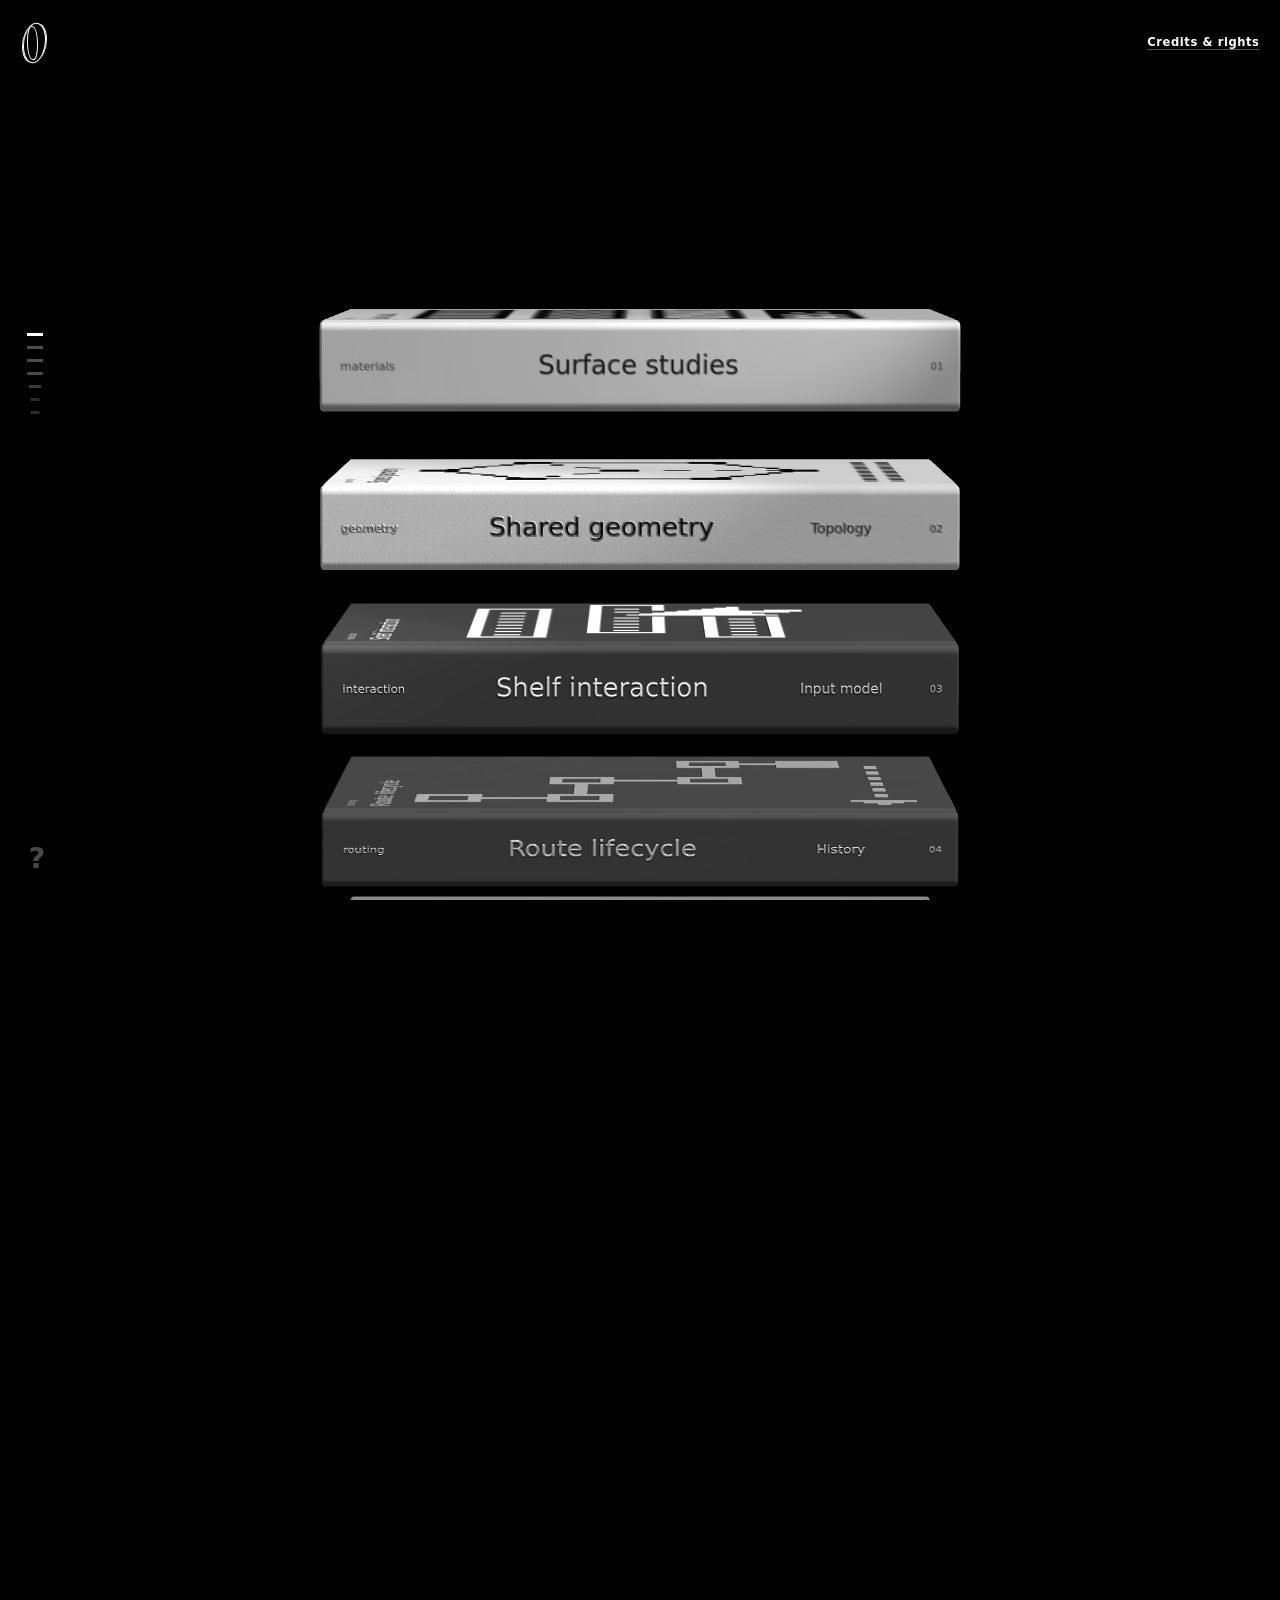
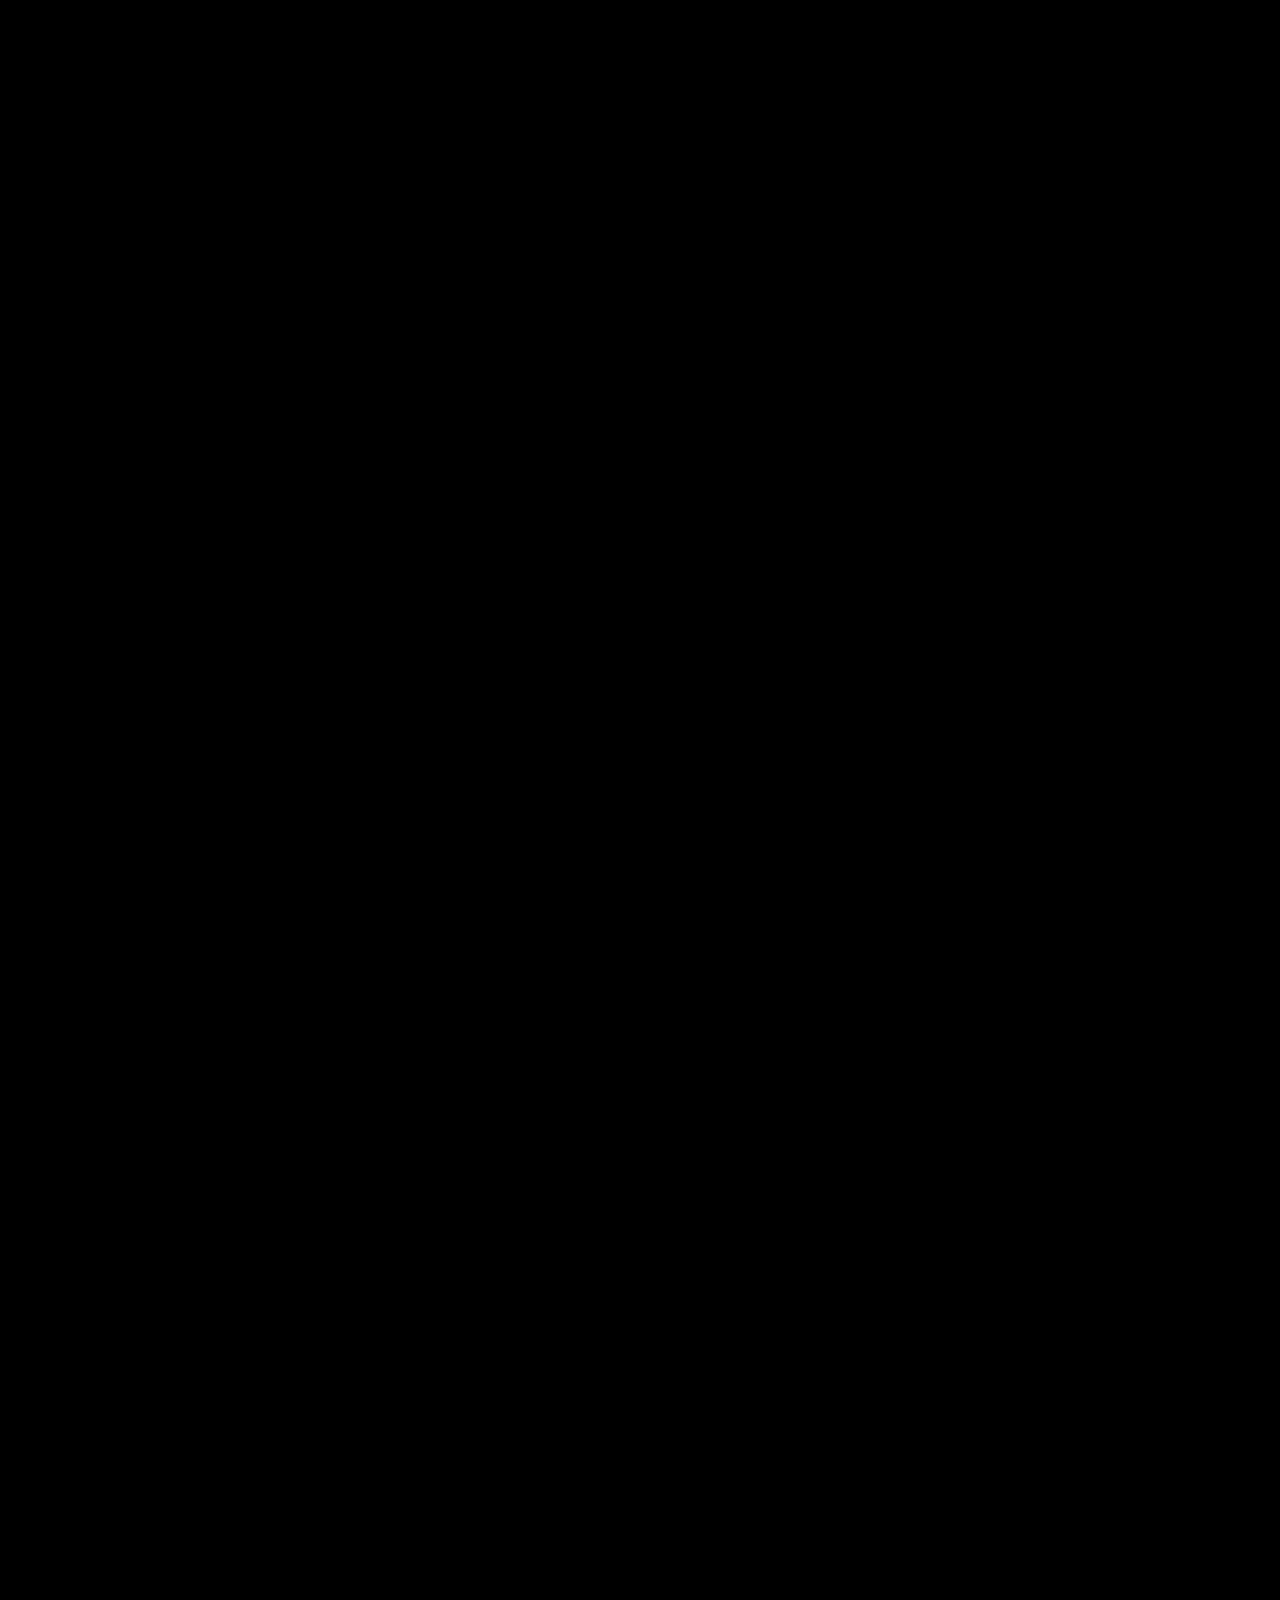
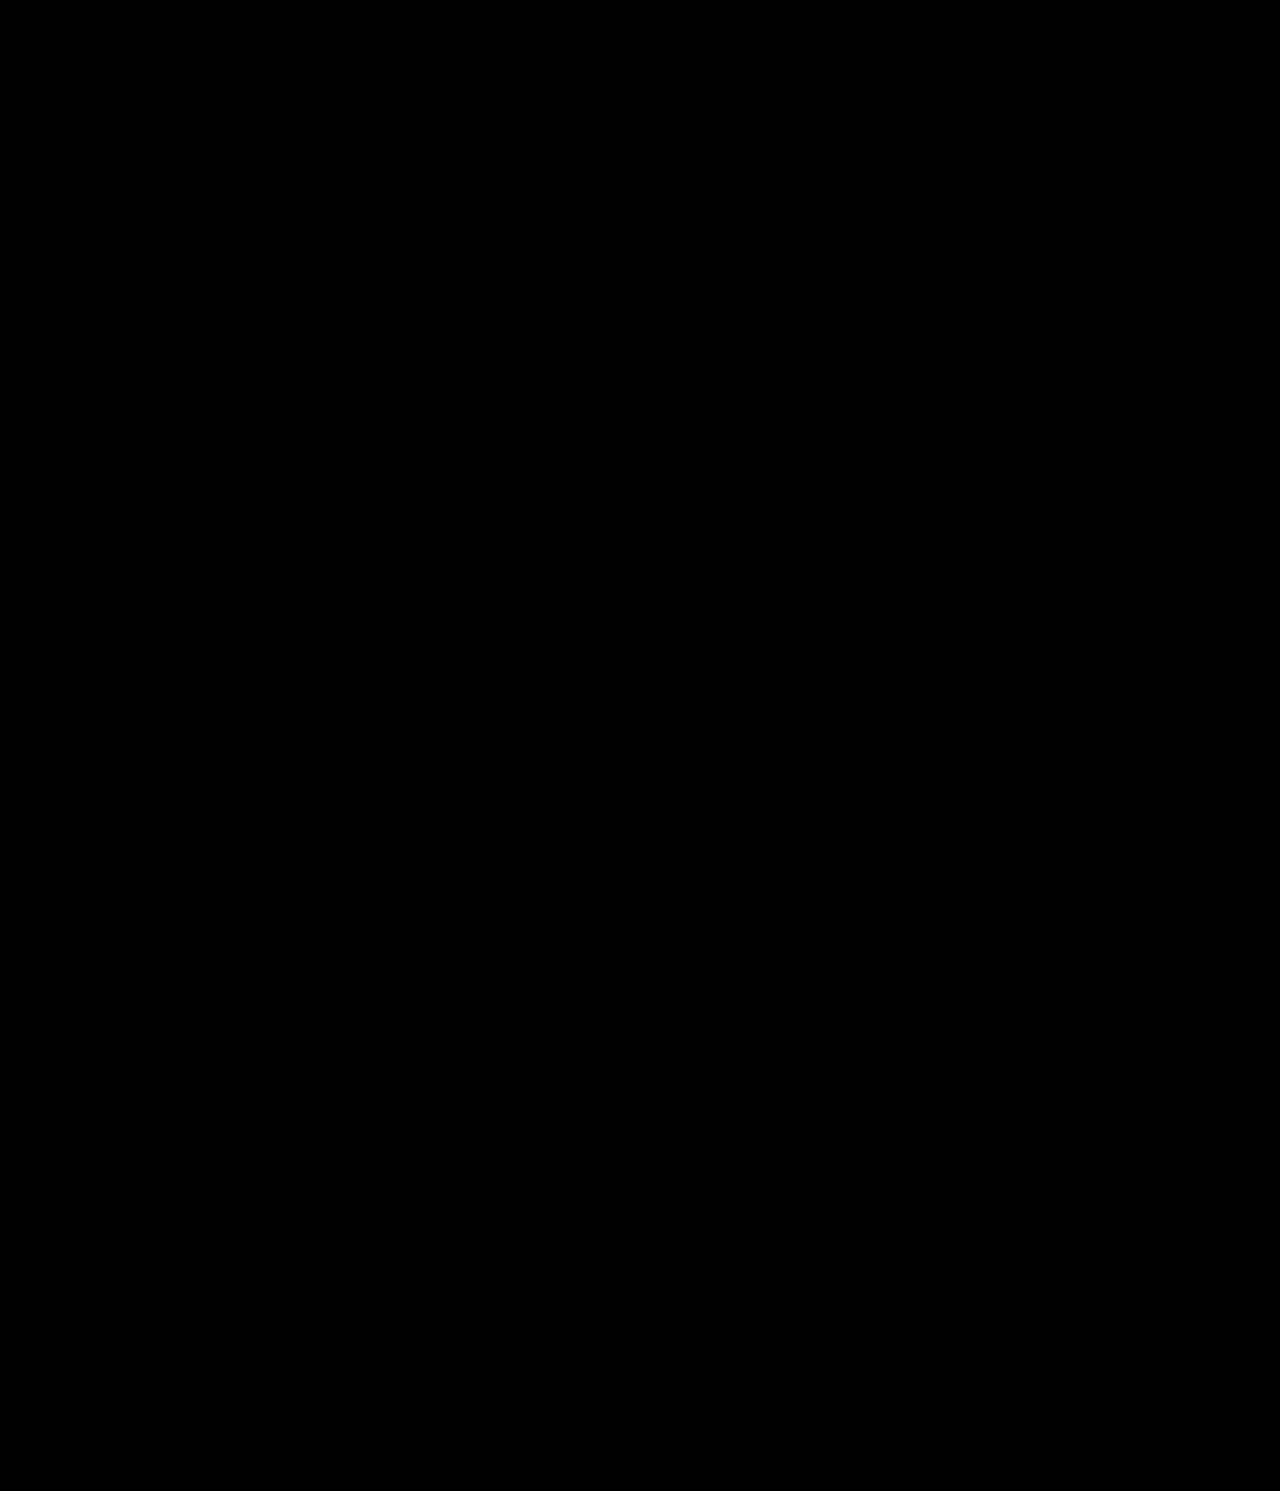
<file: press/integration/index.html>
<!DOCTYPE html>
<html lang="en" class="press-catalogue-page press-startup-pending">
<head>
  <meta charset="utf-8">
  <meta name="viewport" content="width=device-width, initial-scale=1">
  <title>Press</title>
  <meta name="description" content="Mount the renderer over ordinary links and retain an accessible catalogue when WebGL is unavailable.">
  <meta name="creator" content="William (Viet) Nguyen">
  <meta name="robots" content="index,follow,max-image-preview:large">
  <link rel="canonical" href="https://zi3t.io/press/integration/">
  <meta property="og:type" content="website">
  <meta property="og:url" content="https://zi3t.io/press/integration/">
  <meta property="og:title" content="Host integration — Press">
  <meta property="og:description" content="Mount the renderer over ordinary links and retain an accessible catalogue when WebGL is unavailable.">
  <meta property="og:site_name" content="ZI3T">
  <meta name="twitter:card" content="summary">
  <meta name="twitter:title" content="Host integration — Press">
  <meta name="twitter:description" content="Independent WebGL study of a persistent 3D book catalogue and route lifecycle.">
  <meta name="theme-color" content="#201819">
  <link rel="icon" href="/favicon.png" type="image/png">
  <script type="application/ld+json">
    {
      "@context": "https://schema.org",
      "@type": "SoftwareSourceCode",
      "name": "ZI3T Volume Catalogue",
      "description": "An independent Stripe Press-inspired WebGL study of a persistent 3D book catalogue, semantic navigation, and route lifecycle.",
      "url": "https://zi3t.io/press/",
      "programmingLanguage": ["TypeScript", "GLSL", "HTML", "CSS"],
      "runtimePlatform": "Web browser",
      "author": {
        "@type": "Person",
        "name": "William (Viet) Nguyen",
        "url": "https://zi3t.io/"
      },
      "isBasedOn": {
        "@type": "WebSite",
        "name": "Stripe Press",
        "url": "https://press.stripe.com/"
      }
    }
  </script><link rel="stylesheet" href="/_astro/catalogue.BuUBlTG-.css">
  <link rel="stylesheet" href="/_astro/volume-sections.DZiF3fFt.css">
  <style id="press-startup-gate">
    html.press-startup-pending{background:#201819}
    html.press-startup-pending body{visibility:hidden;animation:press-startup-failsafe 0s linear 8s forwards}
    html.press-startup-pending .press-scene-canvas{opacity:1!important;transition:none!important}
    html.press-startup-pending .home-brand{animation-play-state:paused!important}
    @keyframes press-startup-failsafe{to{visibility:visible}}
  </style>
  <noscript><style>html.press-startup-pending body{visibility:visible;animation:none}</style></noscript>
</head>
<body class="home-page" data-press-catalogue="/press/" data-press-site-name="Press" data-press-catalogue-title="Press">
  <a class="skip-link" href="#main">Skip to catalogue</a>

  <div class="frame home-frame">
    <header class="masthead home-masthead">
      <a class="brand home-brand" href="/press/" aria-label="Back to the Press catalogue">
        <span class="brand-mark" aria-hidden="true">VC</span>
      </a>
      <nav class="home-nav" aria-label="Project information">
        <a href="#press-about" data-press-credits-open aria-haspopup="dialog" aria-controls="press-about">Credits &amp; rights</a>
      </nav>
    </header>

    <main id="main">
      <section class="home-hero" aria-labelledby="hero-heading">
        <div class="hero-coordinate hero-coordinate--top" aria-hidden="true">00 / DEMO</div>
        <div class="hero-coordinate hero-coordinate--side" aria-hidden="true">RENDER / INTERACT / ROUTE</div>

        <div class="press-catalog">
          <div class="press-index-scrim" aria-hidden="true"></div>

          <button class="press-back" type="button" aria-label="Back to the catalogue">
            <svg viewBox="0 0 20 19" aria-hidden="true" focusable="false">
              <path d="M19.11 9.11H2.22" fill="none" stroke="currentColor" stroke-width="3" stroke-miterlimit="10"></path>
              <path d="M10.17 17.15L2.12 9.11L10.17 1.06" fill="none" stroke="currentColor" stroke-width="3" stroke-miterlimit="10"></path>
            </svg>
            <span class="press-back-label">Return to shelf</span>
          </button>

          <nav class="press-rail" aria-label="Demo volume index">
            <ol class="press-rail-list">
              <li><button class="press-rail-item is-current" type="button" data-press-index="0" aria-label="Open Surface studies" aria-current="true" aria-posinset="1" aria-setsize="7"><span class="press-rail-fill" aria-hidden="true"></span><span class="press-rail-label">Surface studies</span></button></li>
              <li><button class="press-rail-item" type="button" data-press-index="1" aria-label="Open Shared geometry" aria-posinset="2" aria-setsize="7"><span class="press-rail-fill" aria-hidden="true"></span><span class="press-rail-label">Shared geometry</span></button></li>
              <li><button class="press-rail-item" type="button" data-press-index="2" aria-label="Open Shelf interaction" aria-posinset="3" aria-setsize="7"><span class="press-rail-fill" aria-hidden="true"></span><span class="press-rail-label">Shelf interaction</span></button></li>
              <li><button class="press-rail-item" type="button" data-press-index="3" aria-label="Open Route lifecycle" aria-posinset="4" aria-setsize="7"><span class="press-rail-fill" aria-hidden="true"></span><span class="press-rail-label">Route lifecycle</span></button></li>
              <li><button class="press-rail-item" type="button" data-press-index="4" aria-label="Open Host integration" aria-posinset="5" aria-setsize="7"><span class="press-rail-fill" aria-hidden="true"></span><span class="press-rail-label">Host integration</span></button></li>
              <li><button class="press-rail-item" type="button" data-press-index="5" aria-label="Open Moving pictures" aria-posinset="6" aria-setsize="7"><span class="press-rail-fill" aria-hidden="true"></span><span class="press-rail-label">Moving pictures</span></button></li>
              <li><button class="press-rail-item" type="button" data-press-index="6" aria-label="Open Signal in motion" aria-posinset="7" aria-setsize="7"><span class="press-rail-fill" aria-hidden="true"></span><span class="press-rail-label">Signal in motion</span></button></li>
            </ol>
          </nav>

          <ol class="press-volume-list">
            <li class="press-volume-item press-volume-item--surfaces">
              <a class="press-volume" href="/press/surfaces/" data-press-route="/press/surfaces/" aria-label="Open the surface studies demo">
                <span class="press-volume-book" aria-hidden="true"><span class="press-volume-top"></span><span class="press-volume-spine"><small>Materials</small><strong>Surface studies</strong><b>01</b></span></span>
              </a>
            </li>
            <li class="press-volume-item press-volume-item--geometry">
              <a class="press-volume" href="/press/geometry/" data-press-route="/press/geometry/" aria-label="Open the shared geometry demo">
                <span class="press-volume-book" aria-hidden="true"><span class="press-volume-top"></span><span class="press-volume-spine"><small>Geometry</small><strong>Shared geometry</strong><b>02</b></span></span>
              </a>
            </li>
            <li class="press-volume-item press-volume-item--interaction">
              <a class="press-volume" href="/press/interaction/" data-press-route="/press/interaction/" aria-label="Open the shelf interaction demo">
                <span class="press-volume-book" aria-hidden="true"><span class="press-volume-top"></span><span class="press-volume-spine"><small>Interaction</small><strong>Shelf interaction</strong><b>03</b></span></span>
              </a>
            </li>
            <li class="press-volume-item press-volume-item--routing" inert>
              <a class="press-volume" href="/press/routing/" data-press-route="/press/routing/" aria-label="Open the route lifecycle demo">
                <span class="press-volume-book" aria-hidden="true"><span class="press-volume-top"></span><span class="press-volume-spine"><small>Routing</small><strong>Route lifecycle</strong><b>04</b></span></span>
              </a>
            </li>
            <li class="press-volume-item press-volume-item--integration" inert>
              <a class="press-volume" href="/press/integration/" data-press-route="/press/integration/" aria-label="Open the host integration demo">
                <span class="press-volume-book" aria-hidden="true"><span class="press-volume-top"></span><span class="press-volume-spine"><small>Integration</small><strong>Host integration</strong><b>05</b></span></span>
              </a>
            </li>
          </ol>

          <button class="press-help" type="button" data-press-about-open aria-label="About this catalogue" aria-controls="catalogue-about">?</button>
        </div>

        <p class="hero-kicker home-enter home-enter--kicker"><span>raylib + WebGL 2</span><span>Five-volume fixture</span></p>
        <h1 class="home-display" id="hero-heading">Stripe Press–inspired WebGL book catalogue study</h1>
        <div class="hero-lower home-enter home-enter--lower">
          <p>This page is package-owned fixture content. It demonstrates the renderer and interaction lifecycle without reading from the host website.</p>
        </div>
      </section>

      <div class="press-volumes" data-press-volumes>
        <section class="press-volume-section press-volume-section--surfaces" id="volume-surfaces" data-press-volume="/press/surfaces/" data-press-slug="surfaces" aria-labelledby="volume-surfaces-title">
          <div class="press-volume-stage"><div class="press-volume-figure-track" aria-hidden="true"><div class="press-volume-figure"></div></div><div class="press-volume-copy">
            <div class="press-volume-detail"><p class="press-volume-kicker">Materials</p><h2 class="press-volume-title" id="volume-surfaces-title">Surface studies</h2><p class="press-volume-summary">Materials / light / print</p><p class="press-volume-excerpt">Compare cloth, paper, foil, gloss, and bump responses on the shared book mesh.</p><dl class="press-volume-meta"><div><dt>Volume</dt><dd>01</dd></div><div><dt>Feature</dt><dd>Surfaces</dd></div></dl></div>
            <div class="press-volume-content"><section class="press-brief"><p class="section-label">Package fixture</p><h2>One shader, independently authored surfaces.</h2><p>Every cover uses the same material architecture. Colour, bump, foil, gloss, glitter, paper, and headband inputs create the visible differences.</p><p>The DOM book remains underneath as an accessible fallback and as the renderer’s live interaction target.</p></section></div>
          </div></div>
        </section>

        <section class="press-volume-section press-volume-section--geometry" id="volume-geometry" data-press-volume="/press/geometry/" data-press-slug="geometry" aria-labelledby="volume-geometry-title">
          <div class="press-volume-stage"><div class="press-volume-figure-track" aria-hidden="true"><div class="press-volume-figure"></div></div><div class="press-volume-copy">
            <div class="press-volume-detail"><p class="press-volume-kicker">Geometry</p><h2 class="press-volume-title" id="volume-geometry-title">Shared geometry</h2><p class="press-volume-summary">Mesh / joints / thickness</p><p class="press-volume-excerpt">Reuse one authored topology while varying thickness, covers, joints, and page blocks.</p><dl class="press-volume-meta"><div><dt>Volume</dt><dd>02</dd></div><div><dt>Feature</dt><dd>Geometry</dd></div></dl></div>
            <div class="press-volume-content"><section class="press-brief"><p class="section-label">Package fixture</p><h2>A single mesh carries all five books.</h2><p>Cover, spine, boards, page block, joints, and headbands share one UV atlas. A thickness uniform moves only the permitted outer-shell vertices.</p><p>The scene keeps these meshes alive across every internal route change.</p></section></div>
          </div></div>
        </section>

        <section class="press-volume-section press-volume-section--interaction" id="volume-interaction" data-press-volume="/press/interaction/" data-press-slug="interaction" aria-labelledby="volume-interaction-title">
          <div class="press-volume-stage"><div class="press-volume-figure-track" aria-hidden="true"><div class="press-volume-figure"></div></div><div class="press-volume-copy">
            <div class="press-volume-detail"><p class="press-volume-kicker">Interaction</p><h2 class="press-volume-title" id="volume-interaction-title">Shelf interaction</h2><p class="press-volume-summary">Pointer / keyboard / touch</p><p class="press-volume-excerpt">Exercise picking, holding, dragging, focus, and the transition from shelf to volume.</p><dl class="press-volume-meta"><div><dt>Volume</dt><dd>03</dd></div><div><dt>Feature</dt><dd>Input</dd></div></dl></div>
            <div class="press-volume-content"><section class="press-brief"><p class="section-label">Package fixture</p><h2>The rendered book and semantic link share one target.</h2><p>Projected WebGL bounds update the DOM hit area after the shelf settles. Pointer, touch, focus, keyboard, and modified clicks retain their expected browser behaviour.</p><p>Inside a volume, the cover can be dragged without remounting the scene.</p></section></div>
          </div></div>
        </section>

        <section class="press-volume-section press-volume-section--routing" id="volume-routing" data-press-volume="/press/routing/" data-press-slug="routing" aria-labelledby="volume-routing-title">
          <div class="press-volume-stage"><div class="press-volume-figure-track" aria-hidden="true"><div class="press-volume-figure"></div></div><div class="press-volume-copy">
            <div class="press-volume-detail"><p class="press-volume-kicker">Routing</p><h2 class="press-volume-title" id="volume-routing-title">Route lifecycle</h2><p class="press-volume-summary">History / deep links / return</p><p class="press-volume-excerpt">Keep one scene alive while routes change, volumes scroll, and navigation returns to the shelf.</p><dl class="press-volume-meta"><div><dt>Volume</dt><dd>04</dd></div><div><dt>Feature</dt><dd>History</dd></div></dl></div>
            <div class="press-volume-content"><section class="press-brief"><p class="section-label">Package fixture</p><h2>Routes change; catalogue objects do not.</h2><p>Opening a book adds one history entry. Scrolling through later volumes replaces that entry, so browser Back still has one clear step to the shelf.</p><p>The return transition centres the last active book instead of restoring an obsolete page offset.</p></section></div>
          </div></div>
        </section>

        <section class="press-volume-section press-volume-section--integration" id="volume-integration" data-press-volume="/press/integration/" data-press-slug="integration" aria-labelledby="volume-integration-title">
          <div class="press-volume-stage"><div class="press-volume-figure-track" aria-hidden="true"><div class="press-volume-figure"></div></div><div class="press-volume-copy">
            <div class="press-volume-detail"><p class="press-volume-kicker">Integration</p><h2 class="press-volume-title" id="volume-integration-title">Host integration</h2><p class="press-volume-summary">Semantic HTML / WebGL enhancement</p><p class="press-volume-excerpt">Mount the renderer over ordinary links and retain an accessible catalogue when WebGL is unavailable.</p><dl class="press-volume-meta"><div><dt>Volume</dt><dd>05</dd></div><div><dt>Feature</dt><dd>Host API</dd></div></dl></div>
            <div class="press-volume-content"><section class="press-brief"><p class="section-label">Package fixture</p><h2>The host supplies structure; the package supplies behaviour.</h2><p>Ordered anchors provide titles, routes, focus targets, and fallback navigation. The package owns rendering, materials, motion, route state, and geometry.</p></section></div>
          </div></div>
        </section>
        <section class="press-volume-section press-volume-section--film press-film-detail" id="volume-film" data-press-volume="/press/film/" data-press-slug="film" data-product-kind="film" aria-labelledby="volume-film-title">
          <div class="press-volume-stage">
            <div class="press-volume-figure-track"><div class="press-volume-figure"><div class="press-film-art" role="img" aria-label="Moving pictures: an abstract study of paper, light, and overlapping frames"></div></div></div>
            <div class="press-volume-copy"><div class="press-volume-detail"><p class="press-volume-kicker">Moving image</p><h2 class="press-volume-title" id="volume-film-title">Moving pictures</h2><p class="press-volume-summary">A study in paper and motion</p><p class="press-volume-excerpt">A frame catches the light. A sheet becomes a screen. Moving pictures explores the space between the printed page and the moving image.</p></div></div>
          </div>
        </section>
        <section class="press-volume-section press-volume-section--signal press-signal-detail" id="volume-signal" data-press-volume="/press/signal/" data-press-slug="signal" data-product-kind="signal" aria-labelledby="volume-signal-title">
          <div class="press-volume-stage">
            <div class="press-volume-figure-track" aria-hidden="true"><div class="press-volume-figure"><div class="press-signal-fallback"></div></div></div>
            <div class="press-volume-copy"><div class="press-volume-detail"><p class="press-volume-kicker">Signal study</p><h2 class="press-volume-title" id="volume-signal-title">Signal in motion</h2><p class="press-volume-summary">A study in waves, layers, and response</p><p class="press-volume-excerpt">A signal travels outward. A solid face opens into layers. Move the pointer to turn the medallion; return to the catalogue to bring it back together.</p><p class="press-signal-note">An interactive visual study inspired by Stripe Press. No audio is playing.</p></div></div>
          </div>
        </section>
      </div>

      <section class="home-section signature-section press-film-section" id="signature" aria-label="Moving pictures" data-reveal>
        <div class="signature-row press-film-row"><figure class="press-film-poster" aria-hidden="true"></figure><a class="press-film-link" href="/press/film/" data-press-route="/press/film/" aria-label="Open Moving pictures"><span class="sr-only">Moving pictures</span></a></div>
      </section>
      <section class="press-signal-section" aria-labelledby="signal-heading"><div class="press-signal-fallback" aria-hidden="true"></div><div class="press-signal-copy"><p class="section-label">A study in signal and motion</p><h2 id="signal-heading">Signal in motion</h2><p>Waves, layers, and response</p></div><a class="press-signal-link" href="/press/signal/" data-press-route="/press/signal/" aria-label="Open the signal study"><span class="sr-only">Explore Signal in motion</span></a></section>
      <section class="home-closing" id="catalogue-about" aria-labelledby="closing-heading" data-reveal><p class="section-label"><a href="#main" data-press-about-top aria-label="Back to the catalogue top">↑</a></p><h2 id="closing-heading">Books, paper, and motion.</h2><p>An independent exploration of how digital objects can feel tangible. Scroll to browse, hold a book to turn it, or open a volume to look closer.</p><nav class="closing-links" aria-label="About links"><a href="#press-about" data-press-credits-open>Credits &amp; rights</a><a href="https://press.stripe.com/" target="_blank" rel="noopener noreferrer">Visit the inspiration ↗</a></nav></section>
    </main>

    <footer class="site-footer home-footer" data-reveal><span>ZI3T · An independent study · <span title="Developed with AI assistance">AI-assisted</span></span><span><a href="#press-about" data-press-credits-open>Credits &amp; rights</a></span></footer>
  </div>

  <dialog class="press-about-dialog" id="press-about" aria-labelledby="press-about-title">
    <button type="button" data-press-about-close aria-label="Close About">Close ×</button>
    <h2 id="press-about-title">Credits &amp; rights</h2>
    <p>An independent study of books, paper, and motion, inspired by Stripe Press.</p>
    <p>This project is not affiliated with or endorsed by Stripe. Its demo artwork and text belong to this independent catalogue.</p>
    <p><a href="https://press.stripe.com/" target="_blank" rel="noopener noreferrer">Visit Stripe Press ↗</a></p>
    <p>Stripe Press is the reference for the catalogue’s visual and interaction design. Stripe’s name, publications, and film artwork remain the property of their respective rights holders. This site uses its own demonstration content and does not offer those publications or films for sale.</p>
  </dialog>
  <script type="module" src="/_astro/_...slug_.astro_astro_type_script_index_0_lang.BPFZG4i6.js"></script></body>
</html>
</file>
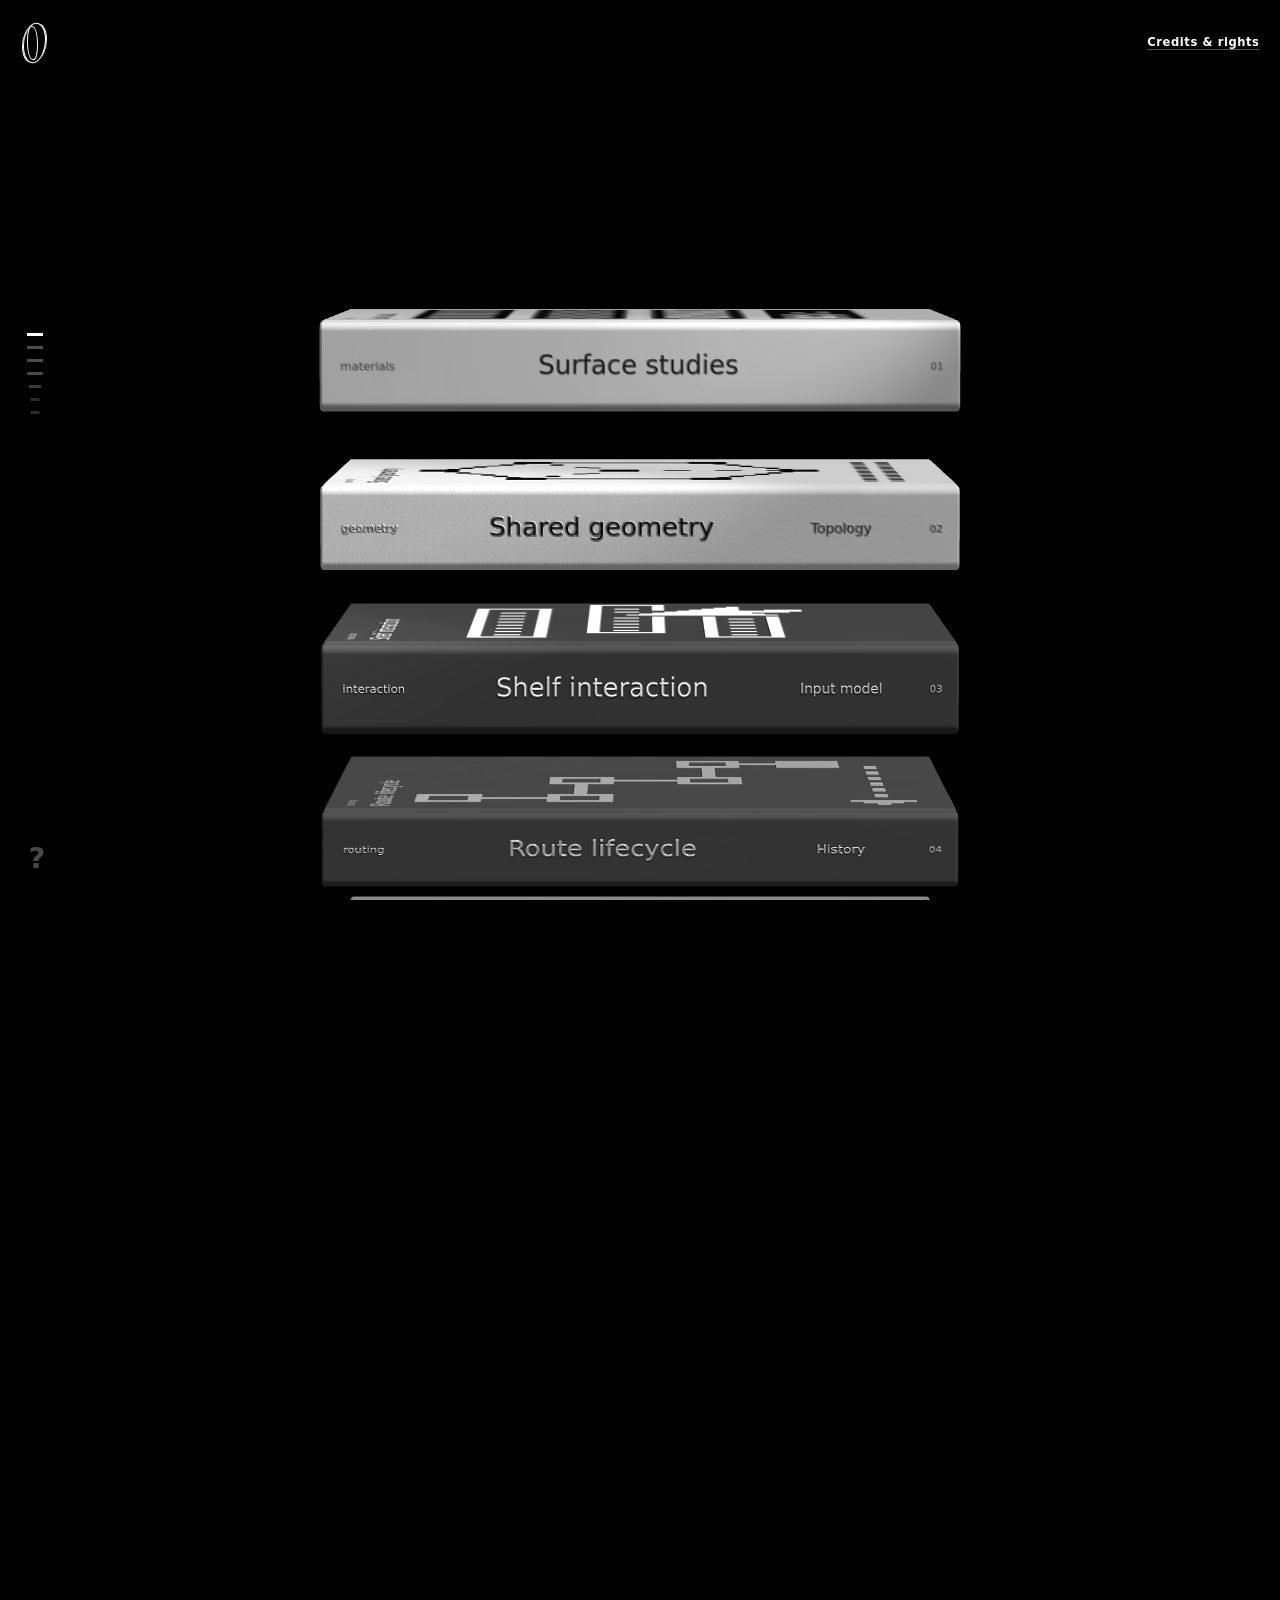
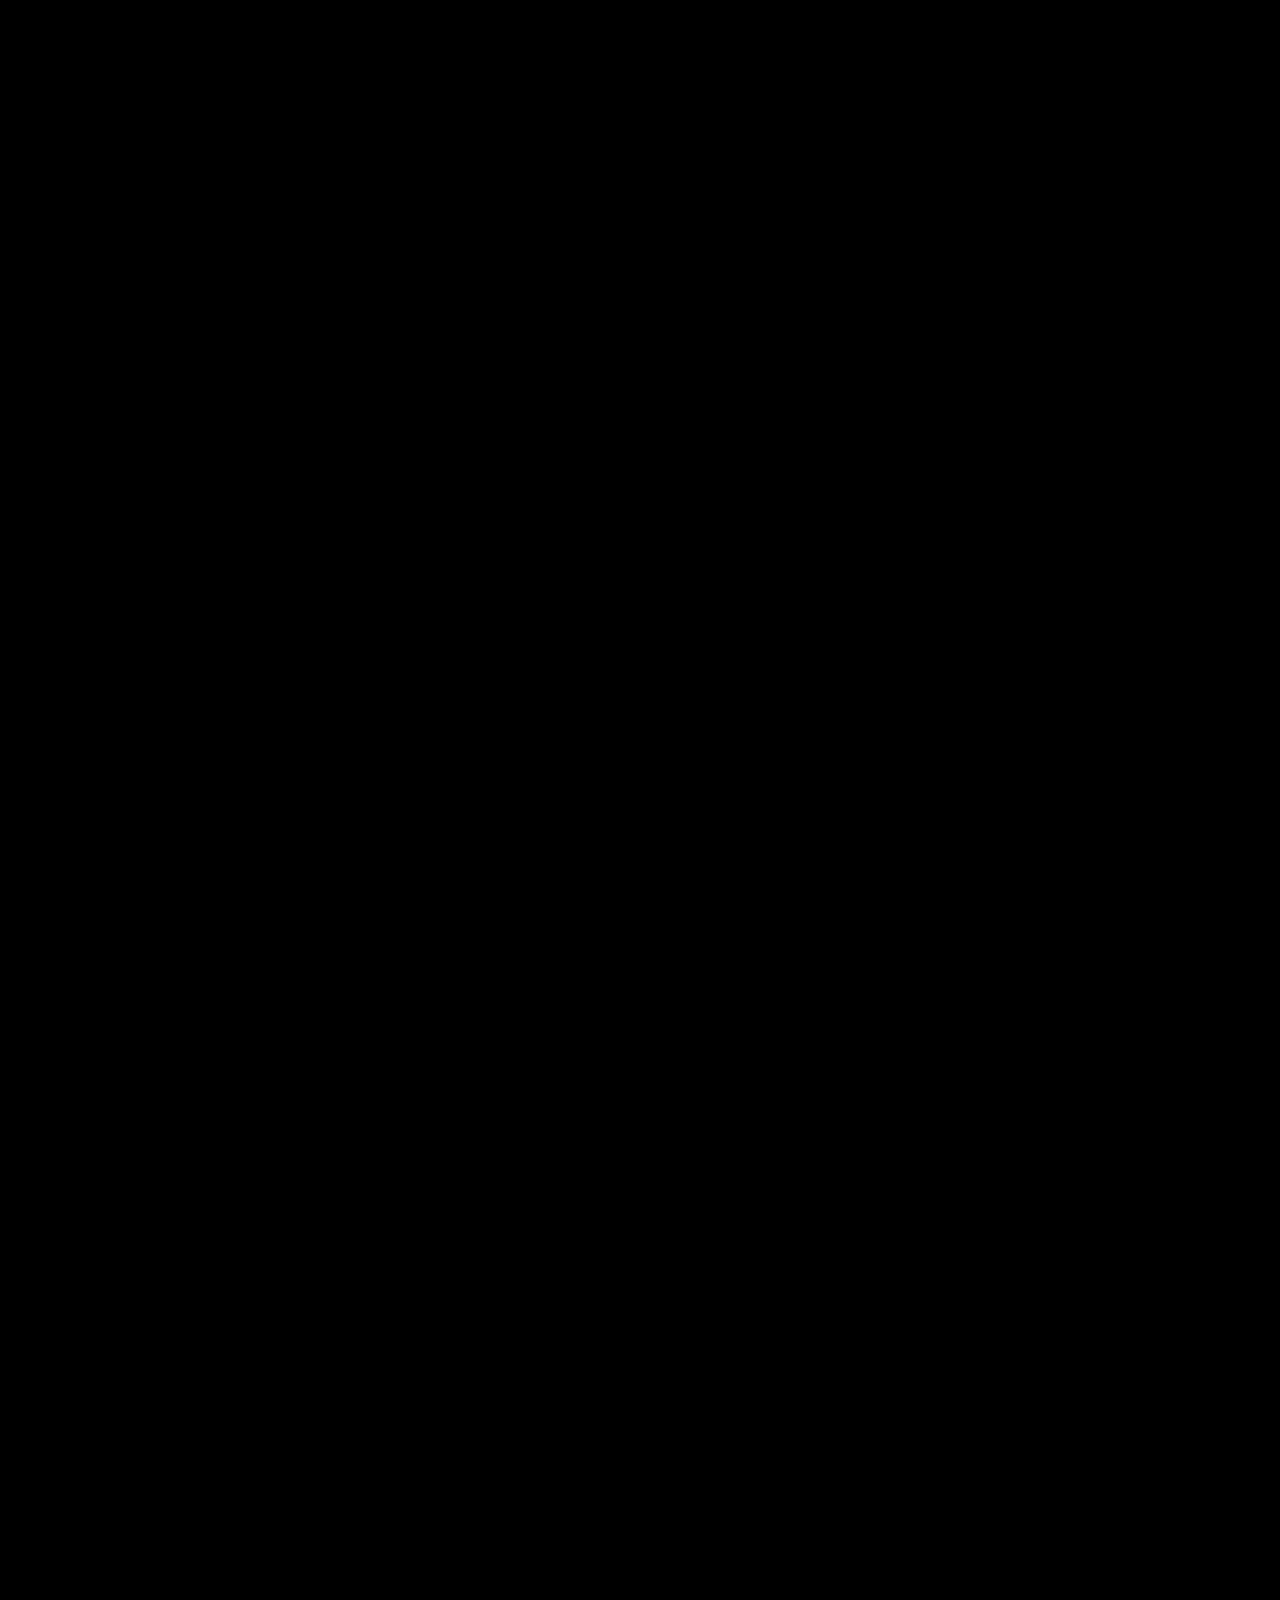
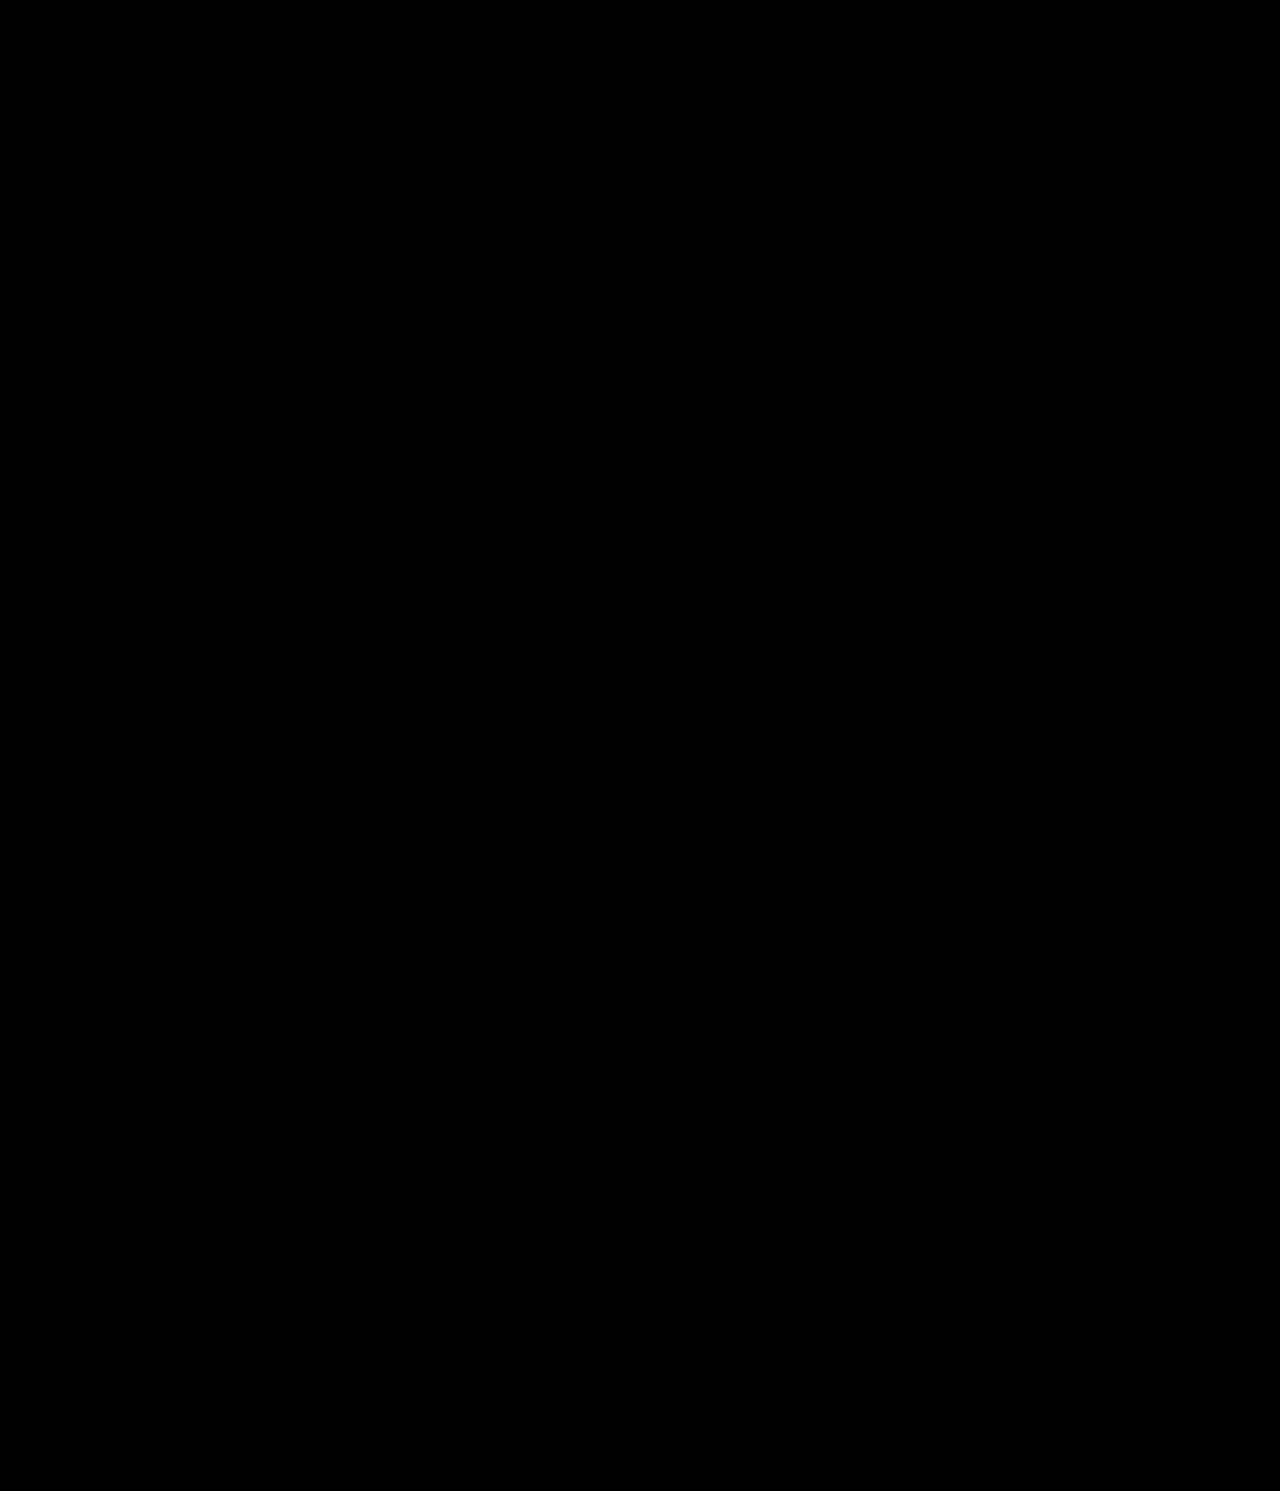
<file: press/interaction/index.html>
<!DOCTYPE html>
<html lang="en" class="press-catalogue-page press-startup-pending">
<head>
  <meta charset="utf-8">
  <meta name="viewport" content="width=device-width, initial-scale=1">
  <title>Press</title>
  <meta name="description" content="Exercise picking, holding, dragging, focus, and the transition from shelf to volume.">
  <meta name="creator" content="William (Viet) Nguyen">
  <meta name="robots" content="index,follow,max-image-preview:large">
  <link rel="canonical" href="https://zi3t.io/press/interaction/">
  <meta property="og:type" content="website">
  <meta property="og:url" content="https://zi3t.io/press/interaction/">
  <meta property="og:title" content="Shelf interaction — Press">
  <meta property="og:description" content="Exercise picking, holding, dragging, focus, and the transition from shelf to volume.">
  <meta property="og:site_name" content="ZI3T">
  <meta name="twitter:card" content="summary">
  <meta name="twitter:title" content="Shelf interaction — Press">
  <meta name="twitter:description" content="Independent WebGL study of a persistent 3D book catalogue and route lifecycle.">
  <meta name="theme-color" content="#201819">
  <link rel="icon" href="/favicon.png" type="image/png">
  <script type="application/ld+json">
    {
      "@context": "https://schema.org",
      "@type": "SoftwareSourceCode",
      "name": "ZI3T Volume Catalogue",
      "description": "An independent Stripe Press-inspired WebGL study of a persistent 3D book catalogue, semantic navigation, and route lifecycle.",
      "url": "https://zi3t.io/press/",
      "programmingLanguage": ["TypeScript", "GLSL", "HTML", "CSS"],
      "runtimePlatform": "Web browser",
      "author": {
        "@type": "Person",
        "name": "William (Viet) Nguyen",
        "url": "https://zi3t.io/"
      },
      "isBasedOn": {
        "@type": "WebSite",
        "name": "Stripe Press",
        "url": "https://press.stripe.com/"
      }
    }
  </script><link rel="stylesheet" href="/_astro/catalogue.BuUBlTG-.css">
  <link rel="stylesheet" href="/_astro/volume-sections.DZiF3fFt.css">
  <style id="press-startup-gate">
    html.press-startup-pending{background:#201819}
    html.press-startup-pending body{visibility:hidden;animation:press-startup-failsafe 0s linear 8s forwards}
    html.press-startup-pending .press-scene-canvas{opacity:1!important;transition:none!important}
    html.press-startup-pending .home-brand{animation-play-state:paused!important}
    @keyframes press-startup-failsafe{to{visibility:visible}}
  </style>
  <noscript><style>html.press-startup-pending body{visibility:visible;animation:none}</style></noscript>
</head>
<body class="home-page" data-press-catalogue="/press/" data-press-site-name="Press" data-press-catalogue-title="Press">
  <a class="skip-link" href="#main">Skip to catalogue</a>

  <div class="frame home-frame">
    <header class="masthead home-masthead">
      <a class="brand home-brand" href="/press/" aria-label="Back to the Press catalogue">
        <span class="brand-mark" aria-hidden="true">VC</span>
      </a>
      <nav class="home-nav" aria-label="Project information">
        <a href="#press-about" data-press-credits-open aria-haspopup="dialog" aria-controls="press-about">Credits &amp; rights</a>
      </nav>
    </header>

    <main id="main">
      <section class="home-hero" aria-labelledby="hero-heading">
        <div class="hero-coordinate hero-coordinate--top" aria-hidden="true">00 / DEMO</div>
        <div class="hero-coordinate hero-coordinate--side" aria-hidden="true">RENDER / INTERACT / ROUTE</div>

        <div class="press-catalog">
          <div class="press-index-scrim" aria-hidden="true"></div>

          <button class="press-back" type="button" aria-label="Back to the catalogue">
            <svg viewBox="0 0 20 19" aria-hidden="true" focusable="false">
              <path d="M19.11 9.11H2.22" fill="none" stroke="currentColor" stroke-width="3" stroke-miterlimit="10"></path>
              <path d="M10.17 17.15L2.12 9.11L10.17 1.06" fill="none" stroke="currentColor" stroke-width="3" stroke-miterlimit="10"></path>
            </svg>
            <span class="press-back-label">Return to shelf</span>
          </button>

          <nav class="press-rail" aria-label="Demo volume index">
            <ol class="press-rail-list">
              <li><button class="press-rail-item is-current" type="button" data-press-index="0" aria-label="Open Surface studies" aria-current="true" aria-posinset="1" aria-setsize="7"><span class="press-rail-fill" aria-hidden="true"></span><span class="press-rail-label">Surface studies</span></button></li>
              <li><button class="press-rail-item" type="button" data-press-index="1" aria-label="Open Shared geometry" aria-posinset="2" aria-setsize="7"><span class="press-rail-fill" aria-hidden="true"></span><span class="press-rail-label">Shared geometry</span></button></li>
              <li><button class="press-rail-item" type="button" data-press-index="2" aria-label="Open Shelf interaction" aria-posinset="3" aria-setsize="7"><span class="press-rail-fill" aria-hidden="true"></span><span class="press-rail-label">Shelf interaction</span></button></li>
              <li><button class="press-rail-item" type="button" data-press-index="3" aria-label="Open Route lifecycle" aria-posinset="4" aria-setsize="7"><span class="press-rail-fill" aria-hidden="true"></span><span class="press-rail-label">Route lifecycle</span></button></li>
              <li><button class="press-rail-item" type="button" data-press-index="4" aria-label="Open Host integration" aria-posinset="5" aria-setsize="7"><span class="press-rail-fill" aria-hidden="true"></span><span class="press-rail-label">Host integration</span></button></li>
              <li><button class="press-rail-item" type="button" data-press-index="5" aria-label="Open Moving pictures" aria-posinset="6" aria-setsize="7"><span class="press-rail-fill" aria-hidden="true"></span><span class="press-rail-label">Moving pictures</span></button></li>
              <li><button class="press-rail-item" type="button" data-press-index="6" aria-label="Open Signal in motion" aria-posinset="7" aria-setsize="7"><span class="press-rail-fill" aria-hidden="true"></span><span class="press-rail-label">Signal in motion</span></button></li>
            </ol>
          </nav>

          <ol class="press-volume-list">
            <li class="press-volume-item press-volume-item--surfaces">
              <a class="press-volume" href="/press/surfaces/" data-press-route="/press/surfaces/" aria-label="Open the surface studies demo">
                <span class="press-volume-book" aria-hidden="true"><span class="press-volume-top"></span><span class="press-volume-spine"><small>Materials</small><strong>Surface studies</strong><b>01</b></span></span>
              </a>
            </li>
            <li class="press-volume-item press-volume-item--geometry">
              <a class="press-volume" href="/press/geometry/" data-press-route="/press/geometry/" aria-label="Open the shared geometry demo">
                <span class="press-volume-book" aria-hidden="true"><span class="press-volume-top"></span><span class="press-volume-spine"><small>Geometry</small><strong>Shared geometry</strong><b>02</b></span></span>
              </a>
            </li>
            <li class="press-volume-item press-volume-item--interaction">
              <a class="press-volume" href="/press/interaction/" data-press-route="/press/interaction/" aria-label="Open the shelf interaction demo">
                <span class="press-volume-book" aria-hidden="true"><span class="press-volume-top"></span><span class="press-volume-spine"><small>Interaction</small><strong>Shelf interaction</strong><b>03</b></span></span>
              </a>
            </li>
            <li class="press-volume-item press-volume-item--routing" inert>
              <a class="press-volume" href="/press/routing/" data-press-route="/press/routing/" aria-label="Open the route lifecycle demo">
                <span class="press-volume-book" aria-hidden="true"><span class="press-volume-top"></span><span class="press-volume-spine"><small>Routing</small><strong>Route lifecycle</strong><b>04</b></span></span>
              </a>
            </li>
            <li class="press-volume-item press-volume-item--integration" inert>
              <a class="press-volume" href="/press/integration/" data-press-route="/press/integration/" aria-label="Open the host integration demo">
                <span class="press-volume-book" aria-hidden="true"><span class="press-volume-top"></span><span class="press-volume-spine"><small>Integration</small><strong>Host integration</strong><b>05</b></span></span>
              </a>
            </li>
          </ol>

          <button class="press-help" type="button" data-press-about-open aria-label="About this catalogue" aria-controls="catalogue-about">?</button>
        </div>

        <p class="hero-kicker home-enter home-enter--kicker"><span>raylib + WebGL 2</span><span>Five-volume fixture</span></p>
        <h1 class="home-display" id="hero-heading">Stripe Press–inspired WebGL book catalogue study</h1>
        <div class="hero-lower home-enter home-enter--lower">
          <p>This page is package-owned fixture content. It demonstrates the renderer and interaction lifecycle without reading from the host website.</p>
        </div>
      </section>

      <div class="press-volumes" data-press-volumes>
        <section class="press-volume-section press-volume-section--surfaces" id="volume-surfaces" data-press-volume="/press/surfaces/" data-press-slug="surfaces" aria-labelledby="volume-surfaces-title">
          <div class="press-volume-stage"><div class="press-volume-figure-track" aria-hidden="true"><div class="press-volume-figure"></div></div><div class="press-volume-copy">
            <div class="press-volume-detail"><p class="press-volume-kicker">Materials</p><h2 class="press-volume-title" id="volume-surfaces-title">Surface studies</h2><p class="press-volume-summary">Materials / light / print</p><p class="press-volume-excerpt">Compare cloth, paper, foil, gloss, and bump responses on the shared book mesh.</p><dl class="press-volume-meta"><div><dt>Volume</dt><dd>01</dd></div><div><dt>Feature</dt><dd>Surfaces</dd></div></dl></div>
            <div class="press-volume-content"><section class="press-brief"><p class="section-label">Package fixture</p><h2>One shader, independently authored surfaces.</h2><p>Every cover uses the same material architecture. Colour, bump, foil, gloss, glitter, paper, and headband inputs create the visible differences.</p><p>The DOM book remains underneath as an accessible fallback and as the renderer’s live interaction target.</p></section></div>
          </div></div>
        </section>

        <section class="press-volume-section press-volume-section--geometry" id="volume-geometry" data-press-volume="/press/geometry/" data-press-slug="geometry" aria-labelledby="volume-geometry-title">
          <div class="press-volume-stage"><div class="press-volume-figure-track" aria-hidden="true"><div class="press-volume-figure"></div></div><div class="press-volume-copy">
            <div class="press-volume-detail"><p class="press-volume-kicker">Geometry</p><h2 class="press-volume-title" id="volume-geometry-title">Shared geometry</h2><p class="press-volume-summary">Mesh / joints / thickness</p><p class="press-volume-excerpt">Reuse one authored topology while varying thickness, covers, joints, and page blocks.</p><dl class="press-volume-meta"><div><dt>Volume</dt><dd>02</dd></div><div><dt>Feature</dt><dd>Geometry</dd></div></dl></div>
            <div class="press-volume-content"><section class="press-brief"><p class="section-label">Package fixture</p><h2>A single mesh carries all five books.</h2><p>Cover, spine, boards, page block, joints, and headbands share one UV atlas. A thickness uniform moves only the permitted outer-shell vertices.</p><p>The scene keeps these meshes alive across every internal route change.</p></section></div>
          </div></div>
        </section>

        <section class="press-volume-section press-volume-section--interaction" id="volume-interaction" data-press-volume="/press/interaction/" data-press-slug="interaction" aria-labelledby="volume-interaction-title">
          <div class="press-volume-stage"><div class="press-volume-figure-track" aria-hidden="true"><div class="press-volume-figure"></div></div><div class="press-volume-copy">
            <div class="press-volume-detail"><p class="press-volume-kicker">Interaction</p><h2 class="press-volume-title" id="volume-interaction-title">Shelf interaction</h2><p class="press-volume-summary">Pointer / keyboard / touch</p><p class="press-volume-excerpt">Exercise picking, holding, dragging, focus, and the transition from shelf to volume.</p><dl class="press-volume-meta"><div><dt>Volume</dt><dd>03</dd></div><div><dt>Feature</dt><dd>Input</dd></div></dl></div>
            <div class="press-volume-content"><section class="press-brief"><p class="section-label">Package fixture</p><h2>The rendered book and semantic link share one target.</h2><p>Projected WebGL bounds update the DOM hit area after the shelf settles. Pointer, touch, focus, keyboard, and modified clicks retain their expected browser behaviour.</p><p>Inside a volume, the cover can be dragged without remounting the scene.</p></section></div>
          </div></div>
        </section>

        <section class="press-volume-section press-volume-section--routing" id="volume-routing" data-press-volume="/press/routing/" data-press-slug="routing" aria-labelledby="volume-routing-title">
          <div class="press-volume-stage"><div class="press-volume-figure-track" aria-hidden="true"><div class="press-volume-figure"></div></div><div class="press-volume-copy">
            <div class="press-volume-detail"><p class="press-volume-kicker">Routing</p><h2 class="press-volume-title" id="volume-routing-title">Route lifecycle</h2><p class="press-volume-summary">History / deep links / return</p><p class="press-volume-excerpt">Keep one scene alive while routes change, volumes scroll, and navigation returns to the shelf.</p><dl class="press-volume-meta"><div><dt>Volume</dt><dd>04</dd></div><div><dt>Feature</dt><dd>History</dd></div></dl></div>
            <div class="press-volume-content"><section class="press-brief"><p class="section-label">Package fixture</p><h2>Routes change; catalogue objects do not.</h2><p>Opening a book adds one history entry. Scrolling through later volumes replaces that entry, so browser Back still has one clear step to the shelf.</p><p>The return transition centres the last active book instead of restoring an obsolete page offset.</p></section></div>
          </div></div>
        </section>

        <section class="press-volume-section press-volume-section--integration" id="volume-integration" data-press-volume="/press/integration/" data-press-slug="integration" aria-labelledby="volume-integration-title">
          <div class="press-volume-stage"><div class="press-volume-figure-track" aria-hidden="true"><div class="press-volume-figure"></div></div><div class="press-volume-copy">
            <div class="press-volume-detail"><p class="press-volume-kicker">Integration</p><h2 class="press-volume-title" id="volume-integration-title">Host integration</h2><p class="press-volume-summary">Semantic HTML / WebGL enhancement</p><p class="press-volume-excerpt">Mount the renderer over ordinary links and retain an accessible catalogue when WebGL is unavailable.</p><dl class="press-volume-meta"><div><dt>Volume</dt><dd>05</dd></div><div><dt>Feature</dt><dd>Host API</dd></div></dl></div>
            <div class="press-volume-content"><section class="press-brief"><p class="section-label">Package fixture</p><h2>The host supplies structure; the package supplies behaviour.</h2><p>Ordered anchors provide titles, routes, focus targets, and fallback navigation. The package owns rendering, materials, motion, route state, and geometry.</p></section></div>
          </div></div>
        </section>
        <section class="press-volume-section press-volume-section--film press-film-detail" id="volume-film" data-press-volume="/press/film/" data-press-slug="film" data-product-kind="film" aria-labelledby="volume-film-title">
          <div class="press-volume-stage">
            <div class="press-volume-figure-track"><div class="press-volume-figure"><div class="press-film-art" role="img" aria-label="Moving pictures: an abstract study of paper, light, and overlapping frames"></div></div></div>
            <div class="press-volume-copy"><div class="press-volume-detail"><p class="press-volume-kicker">Moving image</p><h2 class="press-volume-title" id="volume-film-title">Moving pictures</h2><p class="press-volume-summary">A study in paper and motion</p><p class="press-volume-excerpt">A frame catches the light. A sheet becomes a screen. Moving pictures explores the space between the printed page and the moving image.</p></div></div>
          </div>
        </section>
        <section class="press-volume-section press-volume-section--signal press-signal-detail" id="volume-signal" data-press-volume="/press/signal/" data-press-slug="signal" data-product-kind="signal" aria-labelledby="volume-signal-title">
          <div class="press-volume-stage">
            <div class="press-volume-figure-track" aria-hidden="true"><div class="press-volume-figure"><div class="press-signal-fallback"></div></div></div>
            <div class="press-volume-copy"><div class="press-volume-detail"><p class="press-volume-kicker">Signal study</p><h2 class="press-volume-title" id="volume-signal-title">Signal in motion</h2><p class="press-volume-summary">A study in waves, layers, and response</p><p class="press-volume-excerpt">A signal travels outward. A solid face opens into layers. Move the pointer to turn the medallion; return to the catalogue to bring it back together.</p><p class="press-signal-note">An interactive visual study inspired by Stripe Press. No audio is playing.</p></div></div>
          </div>
        </section>
      </div>

      <section class="home-section signature-section press-film-section" id="signature" aria-label="Moving pictures" data-reveal>
        <div class="signature-row press-film-row"><figure class="press-film-poster" aria-hidden="true"></figure><a class="press-film-link" href="/press/film/" data-press-route="/press/film/" aria-label="Open Moving pictures"><span class="sr-only">Moving pictures</span></a></div>
      </section>
      <section class="press-signal-section" aria-labelledby="signal-heading"><div class="press-signal-fallback" aria-hidden="true"></div><div class="press-signal-copy"><p class="section-label">A study in signal and motion</p><h2 id="signal-heading">Signal in motion</h2><p>Waves, layers, and response</p></div><a class="press-signal-link" href="/press/signal/" data-press-route="/press/signal/" aria-label="Open the signal study"><span class="sr-only">Explore Signal in motion</span></a></section>
      <section class="home-closing" id="catalogue-about" aria-labelledby="closing-heading" data-reveal><p class="section-label"><a href="#main" data-press-about-top aria-label="Back to the catalogue top">↑</a></p><h2 id="closing-heading">Books, paper, and motion.</h2><p>An independent exploration of how digital objects can feel tangible. Scroll to browse, hold a book to turn it, or open a volume to look closer.</p><nav class="closing-links" aria-label="About links"><a href="#press-about" data-press-credits-open>Credits &amp; rights</a><a href="https://press.stripe.com/" target="_blank" rel="noopener noreferrer">Visit the inspiration ↗</a></nav></section>
    </main>

    <footer class="site-footer home-footer" data-reveal><span>ZI3T · An independent study · <span title="Developed with AI assistance">AI-assisted</span></span><span><a href="#press-about" data-press-credits-open>Credits &amp; rights</a></span></footer>
  </div>

  <dialog class="press-about-dialog" id="press-about" aria-labelledby="press-about-title">
    <button type="button" data-press-about-close aria-label="Close About">Close ×</button>
    <h2 id="press-about-title">Credits &amp; rights</h2>
    <p>An independent study of books, paper, and motion, inspired by Stripe Press.</p>
    <p>This project is not affiliated with or endorsed by Stripe. Its demo artwork and text belong to this independent catalogue.</p>
    <p><a href="https://press.stripe.com/" target="_blank" rel="noopener noreferrer">Visit Stripe Press ↗</a></p>
    <p>Stripe Press is the reference for the catalogue’s visual and interaction design. Stripe’s name, publications, and film artwork remain the property of their respective rights holders. This site uses its own demonstration content and does not offer those publications or films for sale.</p>
  </dialog>
  <script type="module" src="/_astro/_...slug_.astro_astro_type_script_index_0_lang.BPFZG4i6.js"></script></body>
</html>
</file>
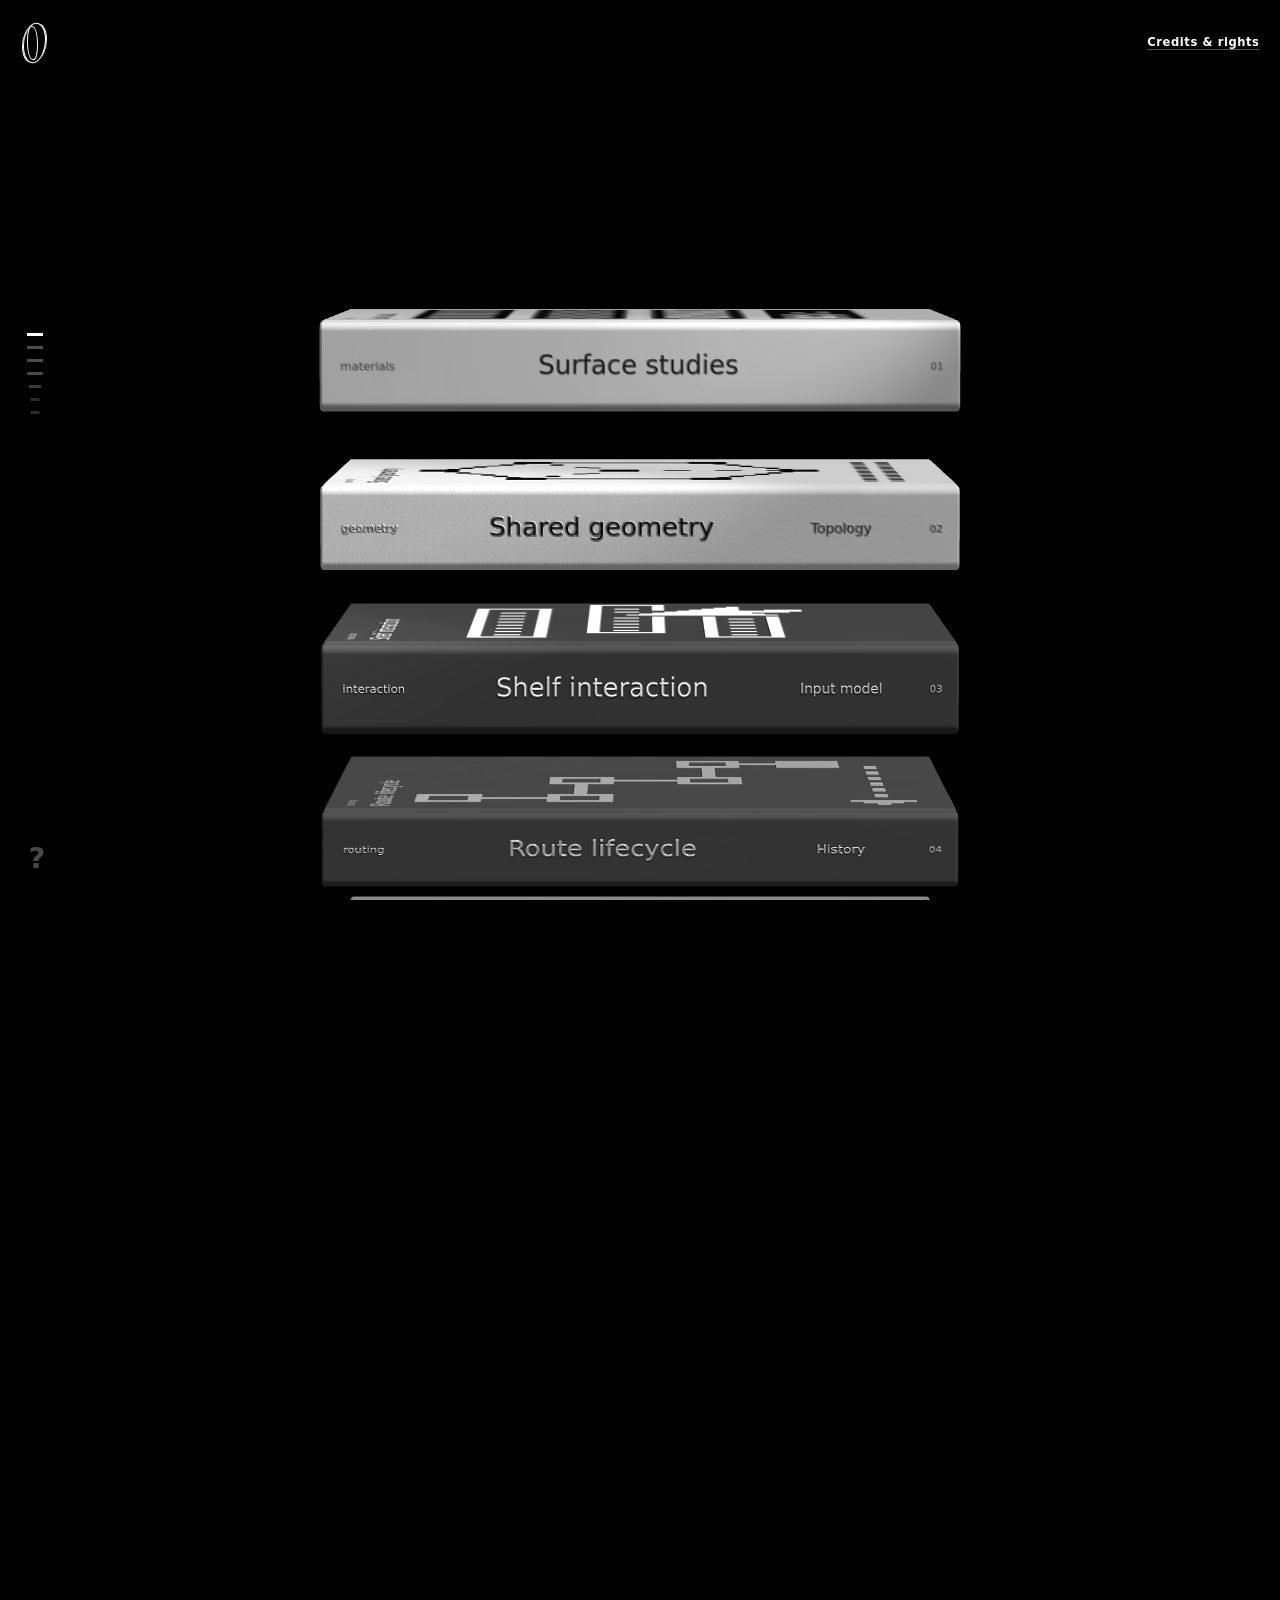
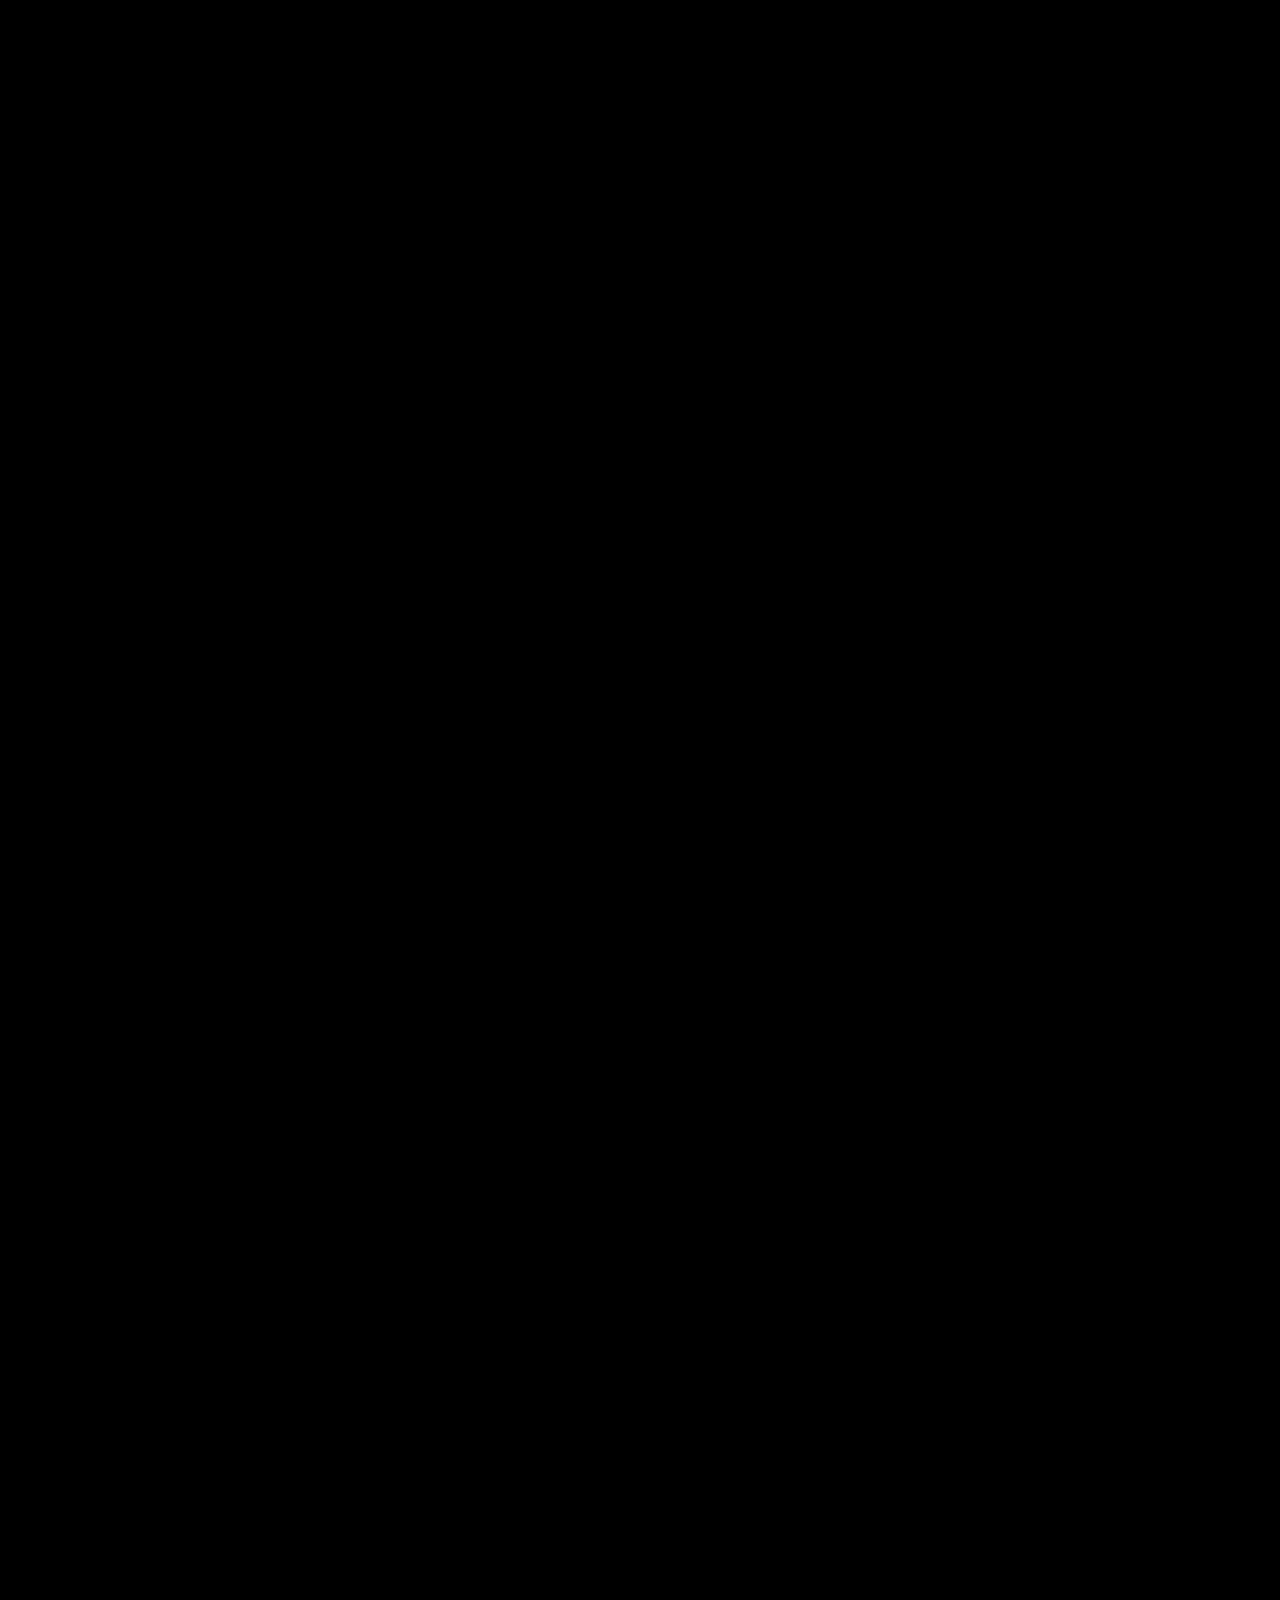
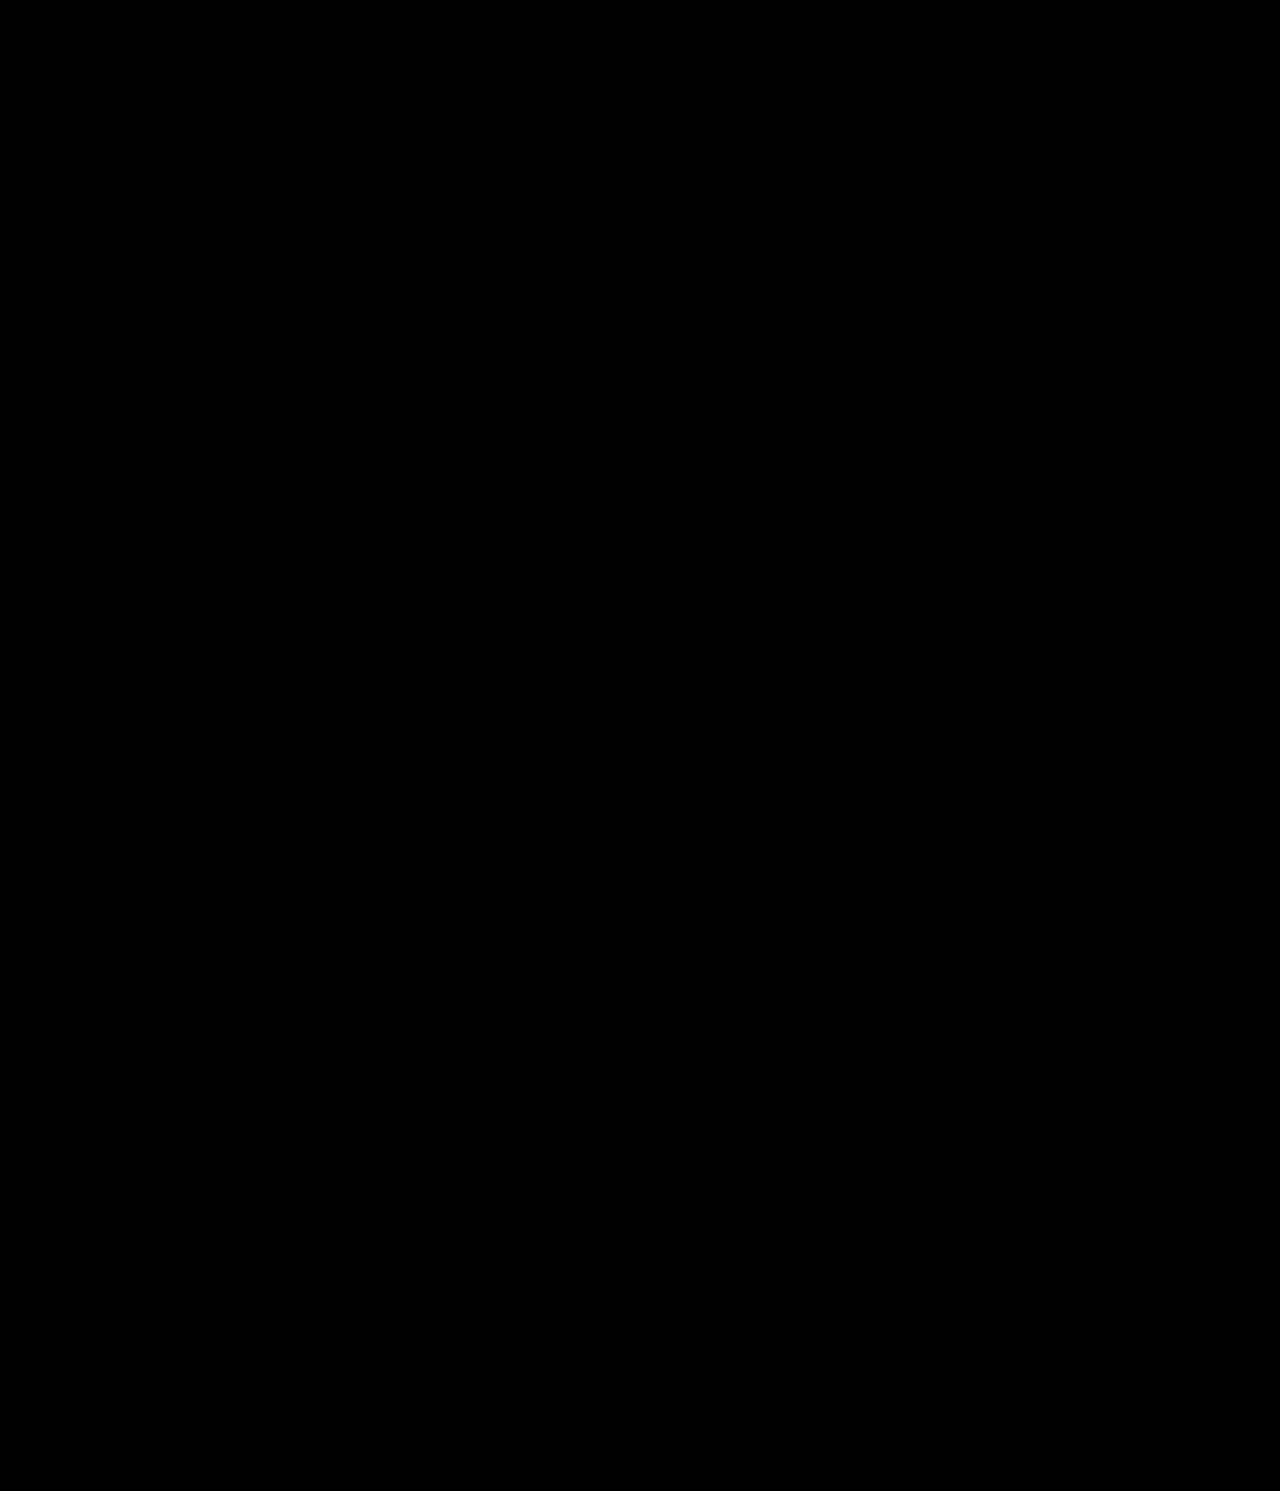
<file: press/surfaces/index.html>
<!DOCTYPE html>
<html lang="en" class="press-catalogue-page press-startup-pending">
<head>
  <meta charset="utf-8">
  <meta name="viewport" content="width=device-width, initial-scale=1">
  <title>Press</title>
  <meta name="description" content="Compare cloth, paper, foil, gloss, and bump responses on the shared book mesh.">
  <meta name="creator" content="William (Viet) Nguyen">
  <meta name="robots" content="index,follow,max-image-preview:large">
  <link rel="canonical" href="https://zi3t.io/press/surfaces/">
  <meta property="og:type" content="website">
  <meta property="og:url" content="https://zi3t.io/press/surfaces/">
  <meta property="og:title" content="Surface studies — Press">
  <meta property="og:description" content="Compare cloth, paper, foil, gloss, and bump responses on the shared book mesh.">
  <meta property="og:site_name" content="ZI3T">
  <meta name="twitter:card" content="summary">
  <meta name="twitter:title" content="Surface studies — Press">
  <meta name="twitter:description" content="Independent WebGL study of a persistent 3D book catalogue and route lifecycle.">
  <meta name="theme-color" content="#201819">
  <link rel="icon" href="/favicon.png" type="image/png">
  <script type="application/ld+json">
    {
      "@context": "https://schema.org",
      "@type": "SoftwareSourceCode",
      "name": "ZI3T Volume Catalogue",
      "description": "An independent Stripe Press-inspired WebGL study of a persistent 3D book catalogue, semantic navigation, and route lifecycle.",
      "url": "https://zi3t.io/press/",
      "programmingLanguage": ["TypeScript", "GLSL", "HTML", "CSS"],
      "runtimePlatform": "Web browser",
      "author": {
        "@type": "Person",
        "name": "William (Viet) Nguyen",
        "url": "https://zi3t.io/"
      },
      "isBasedOn": {
        "@type": "WebSite",
        "name": "Stripe Press",
        "url": "https://press.stripe.com/"
      }
    }
  </script><link rel="stylesheet" href="/_astro/catalogue.BuUBlTG-.css">
  <link rel="stylesheet" href="/_astro/volume-sections.DZiF3fFt.css">
  <style id="press-startup-gate">
    html.press-startup-pending{background:#201819}
    html.press-startup-pending body{visibility:hidden;animation:press-startup-failsafe 0s linear 8s forwards}
    html.press-startup-pending .press-scene-canvas{opacity:1!important;transition:none!important}
    html.press-startup-pending .home-brand{animation-play-state:paused!important}
    @keyframes press-startup-failsafe{to{visibility:visible}}
  </style>
  <noscript><style>html.press-startup-pending body{visibility:visible;animation:none}</style></noscript>
</head>
<body class="home-page" data-press-catalogue="/press/" data-press-site-name="Press" data-press-catalogue-title="Press">
  <a class="skip-link" href="#main">Skip to catalogue</a>

  <div class="frame home-frame">
    <header class="masthead home-masthead">
      <a class="brand home-brand" href="/press/" aria-label="Back to the Press catalogue">
        <span class="brand-mark" aria-hidden="true">VC</span>
      </a>
      <nav class="home-nav" aria-label="Project information">
        <a href="#press-about" data-press-credits-open aria-haspopup="dialog" aria-controls="press-about">Credits &amp; rights</a>
      </nav>
    </header>

    <main id="main">
      <section class="home-hero" aria-labelledby="hero-heading">
        <div class="hero-coordinate hero-coordinate--top" aria-hidden="true">00 / DEMO</div>
        <div class="hero-coordinate hero-coordinate--side" aria-hidden="true">RENDER / INTERACT / ROUTE</div>

        <div class="press-catalog">
          <div class="press-index-scrim" aria-hidden="true"></div>

          <button class="press-back" type="button" aria-label="Back to the catalogue">
            <svg viewBox="0 0 20 19" aria-hidden="true" focusable="false">
              <path d="M19.11 9.11H2.22" fill="none" stroke="currentColor" stroke-width="3" stroke-miterlimit="10"></path>
              <path d="M10.17 17.15L2.12 9.11L10.17 1.06" fill="none" stroke="currentColor" stroke-width="3" stroke-miterlimit="10"></path>
            </svg>
            <span class="press-back-label">Return to shelf</span>
          </button>

          <nav class="press-rail" aria-label="Demo volume index">
            <ol class="press-rail-list">
              <li><button class="press-rail-item is-current" type="button" data-press-index="0" aria-label="Open Surface studies" aria-current="true" aria-posinset="1" aria-setsize="7"><span class="press-rail-fill" aria-hidden="true"></span><span class="press-rail-label">Surface studies</span></button></li>
              <li><button class="press-rail-item" type="button" data-press-index="1" aria-label="Open Shared geometry" aria-posinset="2" aria-setsize="7"><span class="press-rail-fill" aria-hidden="true"></span><span class="press-rail-label">Shared geometry</span></button></li>
              <li><button class="press-rail-item" type="button" data-press-index="2" aria-label="Open Shelf interaction" aria-posinset="3" aria-setsize="7"><span class="press-rail-fill" aria-hidden="true"></span><span class="press-rail-label">Shelf interaction</span></button></li>
              <li><button class="press-rail-item" type="button" data-press-index="3" aria-label="Open Route lifecycle" aria-posinset="4" aria-setsize="7"><span class="press-rail-fill" aria-hidden="true"></span><span class="press-rail-label">Route lifecycle</span></button></li>
              <li><button class="press-rail-item" type="button" data-press-index="4" aria-label="Open Host integration" aria-posinset="5" aria-setsize="7"><span class="press-rail-fill" aria-hidden="true"></span><span class="press-rail-label">Host integration</span></button></li>
              <li><button class="press-rail-item" type="button" data-press-index="5" aria-label="Open Moving pictures" aria-posinset="6" aria-setsize="7"><span class="press-rail-fill" aria-hidden="true"></span><span class="press-rail-label">Moving pictures</span></button></li>
              <li><button class="press-rail-item" type="button" data-press-index="6" aria-label="Open Signal in motion" aria-posinset="7" aria-setsize="7"><span class="press-rail-fill" aria-hidden="true"></span><span class="press-rail-label">Signal in motion</span></button></li>
            </ol>
          </nav>

          <ol class="press-volume-list">
            <li class="press-volume-item press-volume-item--surfaces">
              <a class="press-volume" href="/press/surfaces/" data-press-route="/press/surfaces/" aria-label="Open the surface studies demo">
                <span class="press-volume-book" aria-hidden="true"><span class="press-volume-top"></span><span class="press-volume-spine"><small>Materials</small><strong>Surface studies</strong><b>01</b></span></span>
              </a>
            </li>
            <li class="press-volume-item press-volume-item--geometry">
              <a class="press-volume" href="/press/geometry/" data-press-route="/press/geometry/" aria-label="Open the shared geometry demo">
                <span class="press-volume-book" aria-hidden="true"><span class="press-volume-top"></span><span class="press-volume-spine"><small>Geometry</small><strong>Shared geometry</strong><b>02</b></span></span>
              </a>
            </li>
            <li class="press-volume-item press-volume-item--interaction">
              <a class="press-volume" href="/press/interaction/" data-press-route="/press/interaction/" aria-label="Open the shelf interaction demo">
                <span class="press-volume-book" aria-hidden="true"><span class="press-volume-top"></span><span class="press-volume-spine"><small>Interaction</small><strong>Shelf interaction</strong><b>03</b></span></span>
              </a>
            </li>
            <li class="press-volume-item press-volume-item--routing" inert>
              <a class="press-volume" href="/press/routing/" data-press-route="/press/routing/" aria-label="Open the route lifecycle demo">
                <span class="press-volume-book" aria-hidden="true"><span class="press-volume-top"></span><span class="press-volume-spine"><small>Routing</small><strong>Route lifecycle</strong><b>04</b></span></span>
              </a>
            </li>
            <li class="press-volume-item press-volume-item--integration" inert>
              <a class="press-volume" href="/press/integration/" data-press-route="/press/integration/" aria-label="Open the host integration demo">
                <span class="press-volume-book" aria-hidden="true"><span class="press-volume-top"></span><span class="press-volume-spine"><small>Integration</small><strong>Host integration</strong><b>05</b></span></span>
              </a>
            </li>
          </ol>

          <button class="press-help" type="button" data-press-about-open aria-label="About this catalogue" aria-controls="catalogue-about">?</button>
        </div>

        <p class="hero-kicker home-enter home-enter--kicker"><span>raylib + WebGL 2</span><span>Five-volume fixture</span></p>
        <h1 class="home-display" id="hero-heading">Stripe Press–inspired WebGL book catalogue study</h1>
        <div class="hero-lower home-enter home-enter--lower">
          <p>This page is package-owned fixture content. It demonstrates the renderer and interaction lifecycle without reading from the host website.</p>
        </div>
      </section>

      <div class="press-volumes" data-press-volumes>
        <section class="press-volume-section press-volume-section--surfaces" id="volume-surfaces" data-press-volume="/press/surfaces/" data-press-slug="surfaces" aria-labelledby="volume-surfaces-title">
          <div class="press-volume-stage"><div class="press-volume-figure-track" aria-hidden="true"><div class="press-volume-figure"></div></div><div class="press-volume-copy">
            <div class="press-volume-detail"><p class="press-volume-kicker">Materials</p><h2 class="press-volume-title" id="volume-surfaces-title">Surface studies</h2><p class="press-volume-summary">Materials / light / print</p><p class="press-volume-excerpt">Compare cloth, paper, foil, gloss, and bump responses on the shared book mesh.</p><dl class="press-volume-meta"><div><dt>Volume</dt><dd>01</dd></div><div><dt>Feature</dt><dd>Surfaces</dd></div></dl></div>
            <div class="press-volume-content"><section class="press-brief"><p class="section-label">Package fixture</p><h2>One shader, independently authored surfaces.</h2><p>Every cover uses the same material architecture. Colour, bump, foil, gloss, glitter, paper, and headband inputs create the visible differences.</p><p>The DOM book remains underneath as an accessible fallback and as the renderer’s live interaction target.</p></section></div>
          </div></div>
        </section>

        <section class="press-volume-section press-volume-section--geometry" id="volume-geometry" data-press-volume="/press/geometry/" data-press-slug="geometry" aria-labelledby="volume-geometry-title">
          <div class="press-volume-stage"><div class="press-volume-figure-track" aria-hidden="true"><div class="press-volume-figure"></div></div><div class="press-volume-copy">
            <div class="press-volume-detail"><p class="press-volume-kicker">Geometry</p><h2 class="press-volume-title" id="volume-geometry-title">Shared geometry</h2><p class="press-volume-summary">Mesh / joints / thickness</p><p class="press-volume-excerpt">Reuse one authored topology while varying thickness, covers, joints, and page blocks.</p><dl class="press-volume-meta"><div><dt>Volume</dt><dd>02</dd></div><div><dt>Feature</dt><dd>Geometry</dd></div></dl></div>
            <div class="press-volume-content"><section class="press-brief"><p class="section-label">Package fixture</p><h2>A single mesh carries all five books.</h2><p>Cover, spine, boards, page block, joints, and headbands share one UV atlas. A thickness uniform moves only the permitted outer-shell vertices.</p><p>The scene keeps these meshes alive across every internal route change.</p></section></div>
          </div></div>
        </section>

        <section class="press-volume-section press-volume-section--interaction" id="volume-interaction" data-press-volume="/press/interaction/" data-press-slug="interaction" aria-labelledby="volume-interaction-title">
          <div class="press-volume-stage"><div class="press-volume-figure-track" aria-hidden="true"><div class="press-volume-figure"></div></div><div class="press-volume-copy">
            <div class="press-volume-detail"><p class="press-volume-kicker">Interaction</p><h2 class="press-volume-title" id="volume-interaction-title">Shelf interaction</h2><p class="press-volume-summary">Pointer / keyboard / touch</p><p class="press-volume-excerpt">Exercise picking, holding, dragging, focus, and the transition from shelf to volume.</p><dl class="press-volume-meta"><div><dt>Volume</dt><dd>03</dd></div><div><dt>Feature</dt><dd>Input</dd></div></dl></div>
            <div class="press-volume-content"><section class="press-brief"><p class="section-label">Package fixture</p><h2>The rendered book and semantic link share one target.</h2><p>Projected WebGL bounds update the DOM hit area after the shelf settles. Pointer, touch, focus, keyboard, and modified clicks retain their expected browser behaviour.</p><p>Inside a volume, the cover can be dragged without remounting the scene.</p></section></div>
          </div></div>
        </section>

        <section class="press-volume-section press-volume-section--routing" id="volume-routing" data-press-volume="/press/routing/" data-press-slug="routing" aria-labelledby="volume-routing-title">
          <div class="press-volume-stage"><div class="press-volume-figure-track" aria-hidden="true"><div class="press-volume-figure"></div></div><div class="press-volume-copy">
            <div class="press-volume-detail"><p class="press-volume-kicker">Routing</p><h2 class="press-volume-title" id="volume-routing-title">Route lifecycle</h2><p class="press-volume-summary">History / deep links / return</p><p class="press-volume-excerpt">Keep one scene alive while routes change, volumes scroll, and navigation returns to the shelf.</p><dl class="press-volume-meta"><div><dt>Volume</dt><dd>04</dd></div><div><dt>Feature</dt><dd>History</dd></div></dl></div>
            <div class="press-volume-content"><section class="press-brief"><p class="section-label">Package fixture</p><h2>Routes change; catalogue objects do not.</h2><p>Opening a book adds one history entry. Scrolling through later volumes replaces that entry, so browser Back still has one clear step to the shelf.</p><p>The return transition centres the last active book instead of restoring an obsolete page offset.</p></section></div>
          </div></div>
        </section>

        <section class="press-volume-section press-volume-section--integration" id="volume-integration" data-press-volume="/press/integration/" data-press-slug="integration" aria-labelledby="volume-integration-title">
          <div class="press-volume-stage"><div class="press-volume-figure-track" aria-hidden="true"><div class="press-volume-figure"></div></div><div class="press-volume-copy">
            <div class="press-volume-detail"><p class="press-volume-kicker">Integration</p><h2 class="press-volume-title" id="volume-integration-title">Host integration</h2><p class="press-volume-summary">Semantic HTML / WebGL enhancement</p><p class="press-volume-excerpt">Mount the renderer over ordinary links and retain an accessible catalogue when WebGL is unavailable.</p><dl class="press-volume-meta"><div><dt>Volume</dt><dd>05</dd></div><div><dt>Feature</dt><dd>Host API</dd></div></dl></div>
            <div class="press-volume-content"><section class="press-brief"><p class="section-label">Package fixture</p><h2>The host supplies structure; the package supplies behaviour.</h2><p>Ordered anchors provide titles, routes, focus targets, and fallback navigation. The package owns rendering, materials, motion, route state, and geometry.</p></section></div>
          </div></div>
        </section>
        <section class="press-volume-section press-volume-section--film press-film-detail" id="volume-film" data-press-volume="/press/film/" data-press-slug="film" data-product-kind="film" aria-labelledby="volume-film-title">
          <div class="press-volume-stage">
            <div class="press-volume-figure-track"><div class="press-volume-figure"><div class="press-film-art" role="img" aria-label="Moving pictures: an abstract study of paper, light, and overlapping frames"></div></div></div>
            <div class="press-volume-copy"><div class="press-volume-detail"><p class="press-volume-kicker">Moving image</p><h2 class="press-volume-title" id="volume-film-title">Moving pictures</h2><p class="press-volume-summary">A study in paper and motion</p><p class="press-volume-excerpt">A frame catches the light. A sheet becomes a screen. Moving pictures explores the space between the printed page and the moving image.</p></div></div>
          </div>
        </section>
        <section class="press-volume-section press-volume-section--signal press-signal-detail" id="volume-signal" data-press-volume="/press/signal/" data-press-slug="signal" data-product-kind="signal" aria-labelledby="volume-signal-title">
          <div class="press-volume-stage">
            <div class="press-volume-figure-track" aria-hidden="true"><div class="press-volume-figure"><div class="press-signal-fallback"></div></div></div>
            <div class="press-volume-copy"><div class="press-volume-detail"><p class="press-volume-kicker">Signal study</p><h2 class="press-volume-title" id="volume-signal-title">Signal in motion</h2><p class="press-volume-summary">A study in waves, layers, and response</p><p class="press-volume-excerpt">A signal travels outward. A solid face opens into layers. Move the pointer to turn the medallion; return to the catalogue to bring it back together.</p><p class="press-signal-note">An interactive visual study inspired by Stripe Press. No audio is playing.</p></div></div>
          </div>
        </section>
      </div>

      <section class="home-section signature-section press-film-section" id="signature" aria-label="Moving pictures" data-reveal>
        <div class="signature-row press-film-row"><figure class="press-film-poster" aria-hidden="true"></figure><a class="press-film-link" href="/press/film/" data-press-route="/press/film/" aria-label="Open Moving pictures"><span class="sr-only">Moving pictures</span></a></div>
      </section>
      <section class="press-signal-section" aria-labelledby="signal-heading"><div class="press-signal-fallback" aria-hidden="true"></div><div class="press-signal-copy"><p class="section-label">A study in signal and motion</p><h2 id="signal-heading">Signal in motion</h2><p>Waves, layers, and response</p></div><a class="press-signal-link" href="/press/signal/" data-press-route="/press/signal/" aria-label="Open the signal study"><span class="sr-only">Explore Signal in motion</span></a></section>
      <section class="home-closing" id="catalogue-about" aria-labelledby="closing-heading" data-reveal><p class="section-label"><a href="#main" data-press-about-top aria-label="Back to the catalogue top">↑</a></p><h2 id="closing-heading">Books, paper, and motion.</h2><p>An independent exploration of how digital objects can feel tangible. Scroll to browse, hold a book to turn it, or open a volume to look closer.</p><nav class="closing-links" aria-label="About links"><a href="#press-about" data-press-credits-open>Credits &amp; rights</a><a href="https://press.stripe.com/" target="_blank" rel="noopener noreferrer">Visit the inspiration ↗</a></nav></section>
    </main>

    <footer class="site-footer home-footer" data-reveal><span>ZI3T · An independent study · <span title="Developed with AI assistance">AI-assisted</span></span><span><a href="#press-about" data-press-credits-open>Credits &amp; rights</a></span></footer>
  </div>

  <dialog class="press-about-dialog" id="press-about" aria-labelledby="press-about-title">
    <button type="button" data-press-about-close aria-label="Close About">Close ×</button>
    <h2 id="press-about-title">Credits &amp; rights</h2>
    <p>An independent study of books, paper, and motion, inspired by Stripe Press.</p>
    <p>This project is not affiliated with or endorsed by Stripe. Its demo artwork and text belong to this independent catalogue.</p>
    <p><a href="https://press.stripe.com/" target="_blank" rel="noopener noreferrer">Visit Stripe Press ↗</a></p>
    <p>Stripe Press is the reference for the catalogue’s visual and interaction design. Stripe’s name, publications, and film artwork remain the property of their respective rights holders. This site uses its own demonstration content and does not offer those publications or films for sale.</p>
  </dialog>
  <script type="module" src="/_astro/_...slug_.astro_astro_type_script_index_0_lang.BPFZG4i6.js"></script></body>
</html>
</file>
<file: assets/site.css>
/*
 * Shared design system: monochrome black and white, SF Pro type, one fixed
 * look on a black page. Every project (home, arm, press) takes its
 * colour from these four values. Text is --px-3 (white) or --px-2 (grey);
 * --px-0 is the page, and the greys are for lines and 3D surfaces.
 */
:root {
  color-scheme: dark;
  --px-0: #000;
  --px-1: #555;
  --px-2: #aaa;
  --px-3: #fff;

  /* semantic names the page and package styles already use */
  --paper: var(--px-0);
  --paper-deep: var(--px-0);
  --ink: var(--px-3);
  --muted: var(--px-2);
  --faint: var(--px-2);
  --rule: var(--px-1);
  --rule-strong: var(--px-3);
  --classify: var(--px-3);
  --action: var(--px-3);

  /* pixel unit: every border and gap is a multiple of it; radius is always 0 */
  --px: 2px;

  /* Text is 12px; larger sizes are whole multiples of it. */
  --t1: 12px;
  --t2: 24px;
  --t3: 36px;
  --t4: 48px;
  /* SF Pro is Apple's system font and cannot be self-hosted; other platforms fall back. */
  --sans: -apple-system, BlinkMacSystemFont, "SF Pro Text", "SF Pro", system-ui, "Helvetica Neue", Helvetica, Arial, sans-serif;
  --mono: var(--sans);

  /* layout */
  --frame: 76rem;

  /* type scale aliases kept for existing page styles */
  --label: var(--t1);
  --wt-label: 400;

  /* motion: stepped, never eased */
  --dur-link: 120ms;
  --ease-arrive: steps(3, end);
}

* { box-sizing: border-box; }
html { scroll-behavior: smooth; }
body {
  margin: 0;
  background: var(--paper);
  color: var(--ink);
  font: var(--t1)/2 var(--mono);
  -webkit-font-smoothing: antialiased;
  overflow-wrap: break-word;
}

a {
  color: inherit;
  text-decoration: none;
}
a:hover { text-decoration: underline; text-decoration-thickness: var(--px); text-underline-offset: 0.3em; }
a:focus-visible,
button:focus-visible {
  outline: var(--px) solid var(--ink);
  outline-offset: calc(var(--px) * 2);
}
button { font: inherit; }
.visually-hidden {
  position: absolute !important;
  width: 1px !important;
  height: 1px !important;
  padding: 0 !important;
  margin: -1px !important;
  overflow: hidden !important;
  clip: rect(0, 0, 0, 0) !important;
  white-space: nowrap !important;
  border: 0 !important;
}

.skip-link {
  position: fixed;
  z-index: 100;
  top: 0.75rem;
  left: 0.75rem;
  padding: 0.5rem 1rem;
  transform: translateY(-160%);
  background: var(--ink);
  color: var(--paper);
}
.skip-link:focus { transform: translateY(0); }

.frame {
  position: relative;
  z-index: 1;
  width: min(var(--frame), calc(100% - 3rem));
  min-height: 100svh;
  margin: 0 auto;
  display: grid;
  grid-template-columns: minmax(0, 1fr);
  grid-template-rows: auto 1fr auto;
}

.masthead {
  display: flex;
  justify-content: space-between;
  align-items: center;
  min-height: 4.35rem;
  font: var(--t1)/2 var(--mono);
}
.masthead-branding {
  display: flex;
  flex-wrap: wrap;
  gap: 0.5rem;
  align-items: baseline;
}
.brand,
.brand-separator,
.brand-section { font-weight: 400; }
.brand-separator,
.brand-section { color: var(--muted); }
a.brand-section:hover { color: var(--ink); }
.nav-links { display: flex; flex-wrap: wrap; gap: 0.65rem 1.35rem; }
.nav-links a,
.ai-disclosure { color: var(--muted); }
.nav-links a:hover { color: var(--ink); }

/* Home: the covers are the introduction. */
.home-page .frame {
  width: 100%;
  max-width: none;
}
.home-page .masthead {
  min-height: 4.375rem;
  padding-inline: 2.5rem;
}
.home-page .brand-section { color: var(--ink); }
/* Home: one narrow column, a nav row, the name, then a grid of short lists. */
.home {
  width: 100%;
  max-width: 44rem;
  margin-inline: auto;
  padding: 2.5rem 2.5rem 8rem;
}
.home-nav { display: flex; flex-wrap: wrap; gap: 0.5rem 1.5rem; }
.home-nav a { color: var(--muted); }
.home-nav a:hover,
.home-nav a[aria-current="page"] { color: var(--ink); }
.home-intro { padding: 4.5rem 0 3rem; }
.home-name {
  margin: 0;
  color: var(--ink);
  font-size: var(--t2);
  font-weight: 400;
  line-height: 1.5;
}
.home-role { margin: 0; color: var(--muted); }
.home-grid {
  display: grid;
  grid-template-columns: repeat(2, minmax(0, 1fr));
  gap: 3rem 2.5rem;
}
.home-list h2 {
  margin: 0 0 0.75rem;
  color: var(--muted);
  font-size: inherit;
  font-weight: 400;
}
.home-list ul { margin: 0; padding: 0; list-style: none; }
.home-list a { text-decoration: underline; text-decoration-thickness: var(--px); text-underline-offset: 0.3em; }
.home-list a:hover { background: var(--ink); color: var(--paper); text-decoration: none; }
.home-note { color: var(--muted); }
/* Showroom: the cover blocks, two across inside the home column. */
.project-grid {
  display: grid;
  grid-template-columns: repeat(2, minmax(0, 1fr));
  align-items: end;
  gap: 3rem 2.5rem;
  margin: 0;
  padding: 0;
  list-style: none;
}
.project-tile {
  min-width: 0;
  align-self: end;
}
.project-cover-link {
  display: block;
  overflow: hidden;
  border: var(--px) solid var(--ink);
  background: var(--paper);
}
.project-cover-picture { display: block; }
.project-cover {
  display: block;
  width: 100%;
  height: auto;
  image-rendering: pixelated;
}
.project-tile:nth-child(2) .project-cover {
  aspect-ratio: 7 / 5;
  object-fit: cover;
  object-position: center;
}
.project-caption {
  margin: 0;
  padding-top: 0.75rem;
  color: var(--ink);
}
.project-cover-link:hover,
.project-cover-link:focus-visible { background: var(--ink); }
.project-grid a:hover { text-decoration: none; }
.project-tile:hover .project-name,
.project-tile:focus-within .project-name {
  background: var(--ink);
  color: var(--paper);
}

@media (max-width: 780px) {
  .frame { width: min(100% - 2rem, var(--frame)); }
}

@media (min-width: 100rem) {
  .home-page .masthead {
    min-height: 5.375rem;
    padding-inline: 3.5rem;
  }
}

@media (max-width: 560px) {
  .masthead {
    display: grid;
    grid-template-columns: minmax(0, 1fr);
    align-items: flex-start;
    gap: 1rem;
    padding: 1rem 0;
  }
  .nav-links { justify-content: flex-start; max-width: none; }
  .home-page .masthead {
    display: flex;
    flex-wrap: wrap;
    align-items: center;
    gap: 0.75rem;
    padding: 0.9rem 1rem;
  }
  .home-page .masthead-branding { gap: 0.5rem; }
  .home-page .nav-links { gap: 0.75rem; }
  .home { padding: 1rem 1rem 6rem; }
  .home-intro { padding: 3rem 0 2rem; }
  .home-grid { grid-template-columns: 1fr; gap: 2rem; }
  .project-grid { grid-template-columns: 1fr; gap: 2rem; }
}

@media print {
  body { background: #fff; color: #000; }
  .masthead, .skip-link { display: none !important; }
  .frame { width: 100%; min-height: 0; display: block; }
}

@media (prefers-reduced-motion: reduce) {
  html { scroll-behavior: auto; }
}
</file>
<file: _astro/arm.Deb2zIrF.css>
.robotics-tool-page .frame{width:min(100% - 2rem, var(--frame))}.arm-page{padding:clamp(1.5rem,4vw,3rem) 0 clamp(4rem,8vw,7rem)}.tool-status{clip:rect(0, 0, 0, 0);white-space:nowrap;width:1px;height:1px;margin:-1px;position:absolute;overflow:hidden}.tool-status[data-state=error]{clip:auto;white-space:normal;width:auto;height:auto;color:var(--action);font:var(--label)/1.5 var(--mono);margin:0 0 .9rem;position:static;overflow:visible}.arm-viewport{--stage-bg:var(--px-0);--stage-ink:var(--px-3);--stage-dim:var(--px-2);--stage-rule:var(--px-1);--stage-gold:var(--px-3);background:var(--stage-bg);border:var(--px) solid var(--stage-rule);height:clamp(28rem,82vh,50rem);color:var(--stage-ink);touch-action:pan-y;isolation:isolate;user-select:none;-webkit-touch-callout:none;-webkit-tap-highlight-color:transparent;position:relative;overflow:hidden}.arm-viewport:focus-visible{outline:var(--px) solid var(--stage-ink);outline-offset:calc(var(--px) * -2)}.arm-viewport canvas{z-index:0;width:100%;height:100%;display:block;position:absolute;inset:0}.viewer-loading{color:var(--stage-dim);font:var(--label)/1.5 var(--mono);place-items:center;display:grid;position:absolute;inset:0}.arm-tcp{z-index:1;font:var(--t1)/1.5 var(--mono);font-variant-numeric:tabular-nums;pointer-events:none;gap:.15rem;display:grid;position:absolute;top:clamp(1rem,2.4vw,1.9rem);left:clamp(1rem,2.4vw,1.9rem)}.arm-tcp span{grid-template-columns:1.4rem 4.6rem;align-items:baseline;display:grid}.arm-tcp i{font-style:normal}.arm-tcp b{text-align:right;font-weight:400}.arm-tcp i{color:var(--stage-dim)}.arm-options{z-index:2;flex-wrap:wrap;justify-content:flex-end;gap:.5rem;max-width:60%;display:flex;position:absolute;top:clamp(1rem,2.4vw,1.9rem);right:clamp(1rem,2.4vw,1.9rem)}.arm-options button{min-height:2.25rem;color:var(--stage-dim);font:var(--t1)/1 var(--mono);cursor:pointer;background:0 0;border:0;padding:0 .9rem}.arm-options .option-button{border:var(--px) solid var(--stage-rule)}.arm-options button:hover{color:var(--stage-ink)}.arm-options button[aria-pressed=true]{background:var(--stage-ink);color:var(--stage-bg)}.arm-options button:focus-visible{outline:var(--px) solid var(--stage-ink);outline-offset:var(--px)}@media (hover:none) and (pointer:coarse),(width<=359px){.key-hint{display:none}}.arm-keypad{z-index:2;opacity:.45;flex-wrap:wrap;align-items:flex-end;gap:1rem 1.5rem;display:flex;position:absolute;bottom:clamp(1rem,2.4vw,1.9rem);left:clamp(1rem,2.4vw,1.9rem)}.arm-viewport:hover .arm-keypad,.arm-viewport:focus-within .arm-keypad{opacity:1}.keypad-move{grid-template-columns:repeat(3,2.6rem);grid-template-areas:".w.""a s d";gap:.3rem;display:grid}.keypad-move [data-key=w]{grid-area:w}.keypad-move [data-key=a]{grid-area:a}.keypad-move [data-key=s]{grid-area:s}.keypad-move [data-key=d]{grid-area:d}.keypad-lift{grid-template-columns:2.6rem;gap:.3rem;display:grid}.keypad-speed{grid-template-columns:4.1rem;gap:.3rem;display:grid}.keypad-mode{grid-template-columns:4.1rem;display:grid}#arm-keypad-turn[aria-pressed=true]{border-color:var(--stage-ink);background:var(--stage-ink);color:var(--stage-bg)}.keycap{border:var(--px) solid var(--stage-rule);border-bottom-width:calc(var(--px) * 2);background:var(--stage-bg);height:2.6rem;color:var(--stage-ink);font:var(--t1)/1 var(--mono);cursor:pointer;user-select:none;-webkit-touch-callout:none;touch-action:none;place-items:center;padding:0;display:grid}.keycap.on{border-color:var(--stage-ink);background:var(--stage-ink);color:var(--stage-bg);transform:translateY(var(--px));border-bottom-width:var(--px)}.keycap:focus-visible{outline:var(--px) solid var(--stage-ink);outline-offset:var(--px)}.arm-notes{z-index:3;border:var(--px) solid var(--stage-rule);background:var(--stage-bg);width:min(24rem,100% - 2rem);max-height:calc(100% - 6rem);color:var(--stage-dim);font:var(--t1)/1.6 var(--mono);padding:1rem 1.1rem;position:absolute;top:calc(clamp(1rem,2.4vw,1.9rem) + 3rem);right:clamp(1rem,2.4vw,1.9rem);overflow:auto}.arm-notes[hidden]{display:none}.arm-notes p,.arm-notes dl{user-select:text}.arm-notes h2{color:var(--stage-ink);font:inherit;margin:0 0 .75rem}.arm-notes p{margin:0 0 .75rem}.arm-notes dl{grid-template-columns:max-content 1fr;gap:.35rem 1rem;margin:0 0 .9rem;display:grid}.arm-notes dt{color:var(--stage-ink)}.arm-notes dd{margin:0}.notes-close{border:var(--px) solid var(--stage-rule);min-height:2.25rem;color:var(--stage-dim);font:var(--t1)/1 var(--mono);cursor:pointer;background:0 0;padding:0 .9rem}.notes-close:hover{color:var(--stage-ink)}.notes-close:focus-visible{outline:var(--px) solid var(--stage-ink);outline-offset:var(--px)}.joint-label{z-index:1;color:var(--stage-ink);font:var(--t1)/1 var(--mono);font-variant-numeric:tabular-nums;opacity:0;background:var(--stage-bg);white-space:nowrap;pointer-events:none;will-change:transform;margin:-.5em 0 0 .55rem;padding:0 .25rem;position:absolute;top:0;left:0}.joint-label.held{background:var(--stage-ink);color:var(--stage-bg)}.noscript{border:1px solid var(--action);margin:1rem;padding:1rem}@media (width<=640px){.arm-viewport{height:clamp(30rem,80vh,38rem)}.arm-options{flex-wrap:nowrap;justify-content:flex-start;gap:.3rem;max-width:calc(100% - 2rem);top:5rem;left:1rem;right:auto}.arm-options button{white-space:nowrap;padding:0 .45rem}.arm-notes{width:auto;max-height:calc(100% - 9rem);top:8rem;left:1rem;right:1rem}}
</file>
<file: _astro/catalogue.BuUBlTG-.css>
:root{color-scheme:dark;--paper:#fff;--paper-deep:#fff;--ink:#000;--muted:#555;--faint:#555;--rule:#aaa;--rule-strong:#aaa;--classify:#555;--action:#555;--sans:-apple-system, BlinkMacSystemFont, "SF Pro Text", "SF Pro", system-ui, "Helvetica Neue", Helvetica, Arial, sans-serif;--mono:var(--sans);--frame:76rem;--frame-narrow:56rem;--display:clamp(2.9rem, 6.2vw, 5rem);--title:clamp(1.9rem, 3.8vw, 3.2rem);--subtitle:clamp(1.55rem, 3vw, 2.35rem);--lead:clamp(1.08rem, 1.8vw, 1.3rem);--label:.72rem;--wt-display:670;--wt-strong:650;--wt-label:600;--dur-pulse:1.6s;--dur-arrive:.28s;--dur-fade:.6s;--ease-pulse:ease-in-out;--ease-arrive:ease-out}@media (prefers-color-scheme:dark){:root{--paper:#000;--paper-deep:#000;--ink:#fff;--muted:#aaa;--faint:#aaa;--rule:#555;--rule-strong:#555;--classify:#aaa;--action:#aaa}}*{box-sizing:border-box}html{scroll-behavior:smooth}html.press-catalogue-page{scroll-behavior:auto}body{background:linear-gradient(90deg, transparent 0, transparent calc(100% - 1px), color-mix(in srgb, var(--rule) 22%, transparent) 100%) 0 0 / 4.5rem 100%, var(--paper);color:var(--ink);font:12px/1.65 var(--sans);-webkit-font-smoothing:antialiased;overflow-wrap:break-word;margin:0}a{color:inherit;text-decoration-color:var(--faint);text-underline-offset:.24em;text-decoration-thickness:1px}a:hover{text-decoration-color:var(--action)}a:focus-visible,button:focus-visible,input:focus-visible{outline:2px solid var(--action);outline-offset:4px}button,input{font:inherit}.skip-link{z-index:100;background:var(--ink);color:var(--paper);padding:.55rem .8rem;position:fixed;top:.75rem;left:.75rem;transform:translateY(-160%)}.skip-link:focus{transform:translateY(0)}.frame{width:min(var(--frame), calc(100% - 3rem));margin:0 auto}.masthead{min-height:4.35rem;font:.76rem/1.4 var(--mono);letter-spacing:.05em;justify-content:space-between;align-items:center;display:flex}.brand{font-weight:700;text-decoration:none}.brand span{color:var(--muted);font-weight:400}.eyebrow,.section-label{font:var(--wt-label) var(--label)/1.45 var(--mono);letter-spacing:.09em;color:var(--classify)}input[type=range]{appearance:none;background:var(--rule-strong);outline-offset:4px;border-radius:0;width:100%;height:2px}input[type=range]::-webkit-slider-thumb{appearance:none;background:var(--ink);cursor:pointer;border:none;border-radius:0;width:14px;height:14px}input[type=range]::-moz-range-thumb{background:var(--ink);cursor:pointer;border:none;border-radius:0;width:14px;height:14px}.hero{padding:clamp(3rem,6vw,4.75rem) 0 clamp(3rem,6vw,4.25rem)}.hero .eyebrow{color:var(--muted)}.hero h1{font-size:var(--display);font-weight:var(--wt-display);letter-spacing:-.06em;margin:0;line-height:.94}.hero .eyebrow{margin:0 0 1rem}.site-footer{color:var(--muted);justify-content:space-between;gap:1rem;padding:1.8rem 0 2.75rem;font-size:.85rem;display:flex}@media (width<=780px){body{background-size:3rem 100%}.frame{width:min(100% - 2rem, var(--frame))}}@media (width<=560px){.masthead{grid-template-columns:minmax(0,1fr);align-items:flex-start;gap:1rem;padding:1rem 0;display:grid}:root{--display:clamp(2.7rem, 14vw, 4.25rem)}.site-footer{flex-direction:column}}@media print{:root{color-scheme:light;--paper:#fff;--paper-deep:#fff;--ink:#000;--muted:#555;--faint:#555;--rule:#aaa;--rule-strong:#555;--classify:#555;--action:#555}body{background:#fff;font-size:10.5pt}.masthead,.site-footer,.skip-link{display:none!important}.frame{width:100%}}@media (prefers-reduced-motion:reduce){html{scroll-behavior:auto}}.home-page{--home-serif:var(--mono);--home-spring-snappy:linear(0, .009, .035 2.1%, .141 4.4%, .723 12.9%, .938 16.7%, 1.017 19.4%, 1.067 22.5%, 1.089 26%, 1.079 30.3%, 1.049 36%, 1.024 42.6%, 1.011 50.3%, 1.004 59.2%, 1.001 69.3%, 1);--home-ease-snap:cubic-bezier(.22, 1, .36, 1);--home-ease-shift:cubic-bezier(.65, 0, .35, 1);--home-line:color-mix(in srgb, var(--rule) 78%, transparent);--home-line-soft:color-mix(in srgb, var(--rule) 42%, transparent);--home-surface:color-mix(in srgb, var(--paper-deep) 62%, var(--paper));--home-haze:color-mix(in srgb, var(--classify) 8%, transparent);--home-sun:color-mix(in srgb, var(--action) 6%, transparent)}.home-page::selection{background:var(--action);color:var(--paper)}.home-frame{width:min(90rem,100% - clamp(2rem,6vw,6rem))}.home-masthead{border-bottom:1px solid var(--home-line)}.home-brand{align-items:center;display:inline-flex}.brand-mark{border:1px solid var(--ink);width:2rem;height:2rem;color:var(--ink);font:650 .62rem/1 var(--mono);letter-spacing:.06em;transition:background-color .26s var(--home-ease-snap), color .26s var(--home-ease-snap), transform .36s var(--home-spring-snappy);place-items:center;display:inline-grid}.home-nav a{min-width:44px;min-height:44px;transition:color .26s var(--home-ease-snap);justify-content:center;align-items:center;display:inline-flex;position:relative}.home-nav a:after{background:var(--action);content:"";transform-origin:100%;height:1px;transition:transform .32s var(--home-ease-snap);position:absolute;bottom:.55rem;left:0;right:0;transform:scaleX(0)}.home-nav a:hover{color:var(--ink)}.home-nav a:hover:after,.home-nav a:focus-visible:after{transform-origin:0;transform:scaleX(1)}.home-hero{border-bottom:1px solid var(--home-line);flex-direction:column;justify-content:space-between;display:flex}.hero-coordinate{color:var(--faint);font:500 .62rem/1.4 var(--mono);letter-spacing:.11em;pointer-events:none;position:absolute}.hero-coordinate--top{top:1.35rem;right:0}.hero-coordinate--side{writing-mode:vertical-rl;top:50%;right:-2.3rem;transform:translateY(-50%)}.hero-kicker{max-width:57rem;color:var(--muted);font:600 .68rem/1.45 var(--mono);letter-spacing:.1em;justify-content:space-between;gap:2rem;margin:0 0 clamp(2.5rem,4vw,4rem);display:flex}.home-display{color:var(--ink);font-family:var(--home-serif);letter-spacing:-.067em;text-wrap:balance;font-size:clamp(4.25rem,9.7vw,9.25rem);font-weight:400;line-height:.79}.hero-lower{grid-template-columns:minmax(0,45rem) auto;align-items:end;gap:2rem clamp(2rem,8vw,8rem);margin-top:clamp(2.25rem,4vw,4rem);display:grid}.hero-lower p{max-width:44rem;color:var(--muted);margin:0;font-size:clamp(1.04rem,1.55vw,1.28rem);line-height:1.55}.primary-text-link{border-bottom:1px solid var(--ink);min-height:44px;color:var(--ink);font:650 .78rem/1.2 var(--mono);letter-spacing:.07em;transition:border-color .26s var(--home-ease-snap), color .26s var(--home-ease-snap);justify-content:space-between;align-items:center;gap:2rem;padding:.35rem 0;text-decoration:none;display:inline-flex;position:relative}.primary-text-link span{transition:transform .42s var(--home-spring-snappy)}.primary-text-link:hover{border-color:var(--action);color:var(--action)}.primary-text-link:hover span{transform:translate(.2rem,.2rem)}.home-section{border-bottom:1px solid var(--home-line);padding:clamp(6.5rem,10vw,9.5rem) 0;scroll-margin-top:5.5rem;position:relative}.home-closing .section-label{margin:.42rem 0 0}.home-closing h2{font-family:var(--home-serif);text-wrap:balance;font-weight:400}.closing-links a,.home-footer a{justify-content:center;align-items:center;min-width:44px;min-height:44px;display:inline-flex}.closing-links a{transition:color .26s var(--home-ease-snap), text-decoration-color .26s var(--home-ease-snap)}.closing-links a:hover{color:var(--action);text-decoration-color:var(--action)}.signature-row{grid-template-columns:auto minmax(0,1fr);align-items:center;gap:clamp(1.75rem,4vw,3.5rem);max-width:46rem;margin-left:min(14vw,12rem);display:grid}.closing-links{flex-wrap:wrap;grid-column:2;gap:.7rem 1.5rem;margin-top:1.5rem;font-weight:650;display:flex}.closing-links a{color:var(--paper);text-decoration-color:color-mix(in srgb, var(--paper) 42%, transparent)}@keyframes home-nav-enter{0%{opacity:0;transform:translateY(-.8rem)}to{opacity:1;transform:translateY(0)}}@keyframes home-line-enter{0%{opacity:0;transform:translateY(108%)}to{opacity:1;transform:translateY(0)}}@keyframes home-soft-enter{0%{opacity:0;transform:translateY(1.1rem)}to{opacity:1;transform:translateY(0)}}.home-enter--kicker{animation:home-soft-enter .46s 40ms var(--home-spring-snappy) both}.home-enter--lower{animation:home-soft-enter .48s .25s var(--home-spring-snappy) both}@keyframes home-path-draw{to{transform:scaleX(1)}}.home-motion [data-reveal]{opacity:0;transform:translateY(2rem)}.home-motion [data-reveal].is-visible{opacity:1;transition:opacity .62s var(--home-spring-snappy), transform .62s var(--home-spring-snappy);transform:translateY(0)}@supports not (animation-timing-function:linear(0, 1)){.home-page{--home-spring-snappy:cubic-bezier(.16, 1, .3, 1)}}@media (width<=780px){.home-page{background-size:3rem 100%,100% 3rem,auto,auto}.home-frame{width:min(100% - 2rem,90rem)}.home-masthead{grid-template-columns:1fr;gap:.5rem;position:relative}.home-nav{gap:0 1.15rem}.hero-coordinate--side{display:none}.home-hero{padding-top:4.5rem}.home-display{font-size:clamp(3.15rem,13.2vw,6.4rem);line-height:.83}.hero-lower{grid-template-columns:1fr;align-items:start;gap:1.5rem}.primary-text-link{width:min(100%,18rem)}.home-closing{grid-template-columns:1fr}.home-closing h2{font-size:clamp(3rem,13vw,5rem)}.home-closing .section-label{margin-top:0}.signature-row{grid-template-columns:1fr;margin-left:0}.home-closing>p:not(.section-label),.closing-links{grid-column:1}}@media (width<=560px){.home-nav{justify-content:space-between;gap:0 .65rem}.home-nav a{font-size:.62rem}.hero-kicker{gap:.25rem;display:grid}.home-section{padding:5.5rem 0}.home-closing{margin:5.5rem 0;padding:2rem 1.5rem}}@media (prefers-reduced-motion:reduce){.home-masthead,.home-enter{opacity:1!important;animation:none!important;transform:none!important}.home-motion [data-reveal],.home-motion [data-reveal].is-visible{opacity:1;transition:none;transform:none}.brand-mark,.home-nav a,.home-nav a:after,.primary-text-link,.primary-text-link span,.closing-links a{transition:none!important}}@media print{.home-page{background:var(--paper)}.home-masthead,.home-footer,.primary-text-link,.closing-links{display:none!important}.home-hero,.home-section{break-inside:avoid;min-height:auto;padding:2rem 0}.home-motion [data-reveal]{opacity:1;transform:none}}.home-page{--press-stage:#000;--press-white:#fff;--press-dim:#555;--press-surfaces:#aaa;--press-surfaces-ink:#000;--press-geometry:#aaa;--press-geometry-ink:#000;--press-interaction:#555;--press-interaction-ink:#fff;--press-routing:#555;--press-routing-ink:#fff;--press-integration:#555;--press-integration-ink:#fff;overscroll-behavior-y:none;min-height:100%;overflow-x:hidden}.home-page main{position:relative}.home-masthead{z-index:50;width:100vw;min-height:0;color:var(--press-white);background:0 0;border:0;margin-left:-50vw;animation:none;position:fixed;top:0;left:50%}.home-brand{min-height:40px;color:var(--press-white)}.home-masthead .brand-mark{width:25px;height:42px;color:var(--press-white);border:0;flex:0 0 25px;font-size:0;transition:opacity .22s linear;display:block;position:relative;top:1px;overflow:visible}.home-masthead .brand-mark:before,.home-masthead .brand-mark:after{content:"";border:1px solid;border-radius:50%;position:absolute;inset:1px 3px}.home-masthead .brand-mark:before{box-shadow:inset 3px 0 0 var(--press-stage), inset -3px 0 0 var(--press-stage), 3px 0 0 -2px currentColor, -3px 0 0 -2px currentColor;inset:1px -1px 1px 3px;transform:skewY(-17deg)}.home-masthead .brand-mark:after{border-radius:46%;inset:4px 7px;transform:skewY(17deg)}.home-brand:hover .brand-mark{color:var(--press-white);opacity:.72;background:0 0;transform:none}.home-nav{align-items:center;gap:1.25rem;display:flex}.home-nav a{color:var(--press-white);font:600 .72rem/1 var(--mono);letter-spacing:.05em}.home-hero{width:100vw;height:100svh;min-height:620px;color:var(--press-white);border:0;margin-left:calc(50% - 50vw);padding:0;position:sticky;top:0;left:auto}.home-hero:before,.home-hero:after,.hero-coordinate,.hero-kicker,.hero-lower{display:none}.home-display{clip:rect(0, 0, 0, 0)!important;white-space:nowrap!important;border:0!important;width:1px!important;height:1px!important;margin:-1px!important;padding:0!important;position:absolute!important;overflow:hidden!important}.press-catalog{--press-shift-x:0px;--press-shift-y:0px;--press-scroll-y:0px;color:var(--press-white);perspective:1200px;touch-action:pan-y;position:absolute;inset:0}.press-index-scrim{z-index:40;opacity:0;pointer-events:none;position:fixed;inset:0}.press-catalog.is-index-preview .press-index-scrim{opacity:1}.home-brand,.press-volume-list{transition:opacity .2s linear}.home-page.press-index-preview .home-brand,.press-catalog.is-index-preview .press-volume-list{opacity:.3}.press-volume-list{will-change:transform;margin:0;padding:0;list-style:none;position:absolute}.press-volume-item{perspective:900px;transform-origin:top;width:100%;position:absolute;left:0}.press-volume{width:100%;height:100%;color:inherit;isolation:isolate;transform-style:preserve-3d;text-decoration:none;transition:transform .46s cubic-bezier(.22,1,.36,1);display:block;position:relative}.press-volume:before{z-index:0;content:"";pointer-events:none;border-radius:50%;position:absolute}.press-volume:hover,.press-volume:focus-visible{outline:none}.press-volume:focus-visible .press-volume-spine{outline:2px solid var(--press-white);outline-offset:5px}.press-volume-top,.press-volume-spine{backface-visibility:hidden;display:block;position:absolute;left:0;right:0;overflow:hidden}.press-volume-top{z-index:2;clip-path:polygon(5.5% 0,94.5% 0,100% 100%,0 100%);transform-origin:bottom;background-position:50%;background-repeat:no-repeat;background-size:cover;border-top:1px solid #ffffff47;border-bottom:1px solid #0000003d}.press-volume-top:after{content:"";pointer-events:none;position:absolute;inset:0}.press-volume-spine{z-index:3;border:1px solid color-mix(in srgb, currentColor 18%, transparent);clip-path:polygon(.25% 0,99.75% 0,99.25% 100%,.75% 100%);border-radius:1px 2px 3px 3px;align-items:center;gap:clamp(.5rem,1.3vw,1.3rem);padding:0 clamp(1.25rem,3vw,3.2rem);display:grid;transform:translateZ(2px);box-shadow:0 11px 17px #00000052,inset 0 1px #ffffff6b,inset 0 -2px #00000029,inset 8px 0 11px #00000012,inset -8px 0 11px #00000017}.press-volume-spine:before{z-index:1;content:"";pointer-events:none;height:1px;position:absolute}.press-volume-spine:after{content:"";pointer-events:none;position:absolute;inset:0}.press-volume-spine small,.press-volume-spine strong,.press-volume-spine b{z-index:1;position:relative}.press-volume-spine small{font:600 clamp(.55rem, .82vw, .8rem)/1.1 var(--mono);letter-spacing:.08em}.press-volume-spine strong{font:500 clamp(.95rem, 1.55vw, 1.55rem)/1 var(--home-serif);letter-spacing:-.025em;text-align:center;white-space:nowrap}.press-volume-spine b{width:clamp(1.5rem,2.6vw,2.5rem);height:clamp(1.5rem,2.6vw,2.5rem);font:600 clamp(.55rem, .75vw, .72rem)/1 var(--mono);border:1px solid;border-radius:50%;place-items:center;display:grid}.press-volume-item--surfaces .press-volume-top{background-color:var(--press-surfaces);background-image:url(/_astro/surfaces-cover.B8HNnXy4.svg);height:22%;top:0}.press-volume-item--surfaces .press-volume-spine{background:linear-gradient(90deg, #0000001f, transparent 8%, #ffffff24 58%, #0000001f), var(--press-surfaces);height:85%;color:var(--press-surfaces-ink);top:14%}.press-volume-item--geometry .press-volume-top{background-color:var(--press-geometry);background-image:url(/_astro/geometry-cover.B0KQCDtp.svg);height:38%;top:0}.press-volume-item--geometry .press-volume-spine{background:linear-gradient(90deg, #0000001a, transparent 11%, #ffffff24 62%, #0000001f), var(--press-geometry);height:72.5%;color:var(--press-geometry-ink);top:35%}.press-volume-item--geometry .press-volume-spine strong{font-style:normal}.press-volume-item--interaction .press-volume-top{background-color:var(--press-interaction);background-image:url(/_astro/interaction-cover.BbH0-Pbg.svg);height:55%;top:0}.press-volume-item--interaction .press-volume-spine{background:linear-gradient(90deg, #0003, transparent 12%, #ffffff12 64%, #0003), var(--press-interaction);height:72%;color:var(--press-interaction-ink);top:52%}.press-volume-item--routing .press-volume-top{background-color:var(--press-routing);background-image:url(/_astro/routing-cover.DZvH9oU4.svg);height:44%;top:0}.press-volume-item--routing .press-volume-spine{background:linear-gradient(90deg, #0003, transparent 12%, #ffffff14 64%, #0003), var(--press-routing);height:72%;color:var(--press-routing-ink);top:36%}.press-volume-item--integration .press-volume-top{background-color:var(--press-integration);background-image:url(/_astro/integration-cover.C3877chg.svg);height:42%;top:0}.press-volume-item--integration .press-volume-spine{background:linear-gradient(90deg, #00000029, transparent 11%, #ffffff1a 62%, #0000002e), var(--press-integration);height:72%;color:var(--press-integration-ink);top:34%}@media (width>=781px){.press-volume-item--surfaces{height:calc(var(--press-volume-height) + 5px)}.press-volume-item--surfaces .press-volume-top{clip-path:polygon(4.25% 0,95.75% 0,100% 100%,0 100%)}}.press-rail{z-index:60;color:var(--press-white);position:absolute}.press-rail-list{margin:0;padding:0;list-style:none}.press-rail-list li{height:auto;margin:0;padding:0}.press-rail-item{box-sizing:border-box;color:inherit;cursor:pointer;appearance:none;background:0 0;border:0;border-radius:0;margin:0;padding:5px 0;display:block;position:relative}.press-rail-fill{height:100%;transform:scaleX(var(--rail-scale,1));transform-origin:0 0;will-change:transform;background:currentColor;transition:transform .2s;display:block}.press-rail-item.is-current .press-rail-fill,.press-rail-item:hover .press-rail-fill,.press-rail-item:focus-visible .press-rail-fill{opacity:1}.press-rail-item:focus-visible{outline:none}.press-rail-label{height:100%;color:inherit;font:600 15px/1 var(--home-serif);white-space:nowrap;opacity:0;pointer-events:none;user-select:none;padding-left:90px;display:none;position:absolute;top:-3px}.press-rail-item.is-preview .press-rail-label{animation:.2s forwards press-menu-label-reveal;display:block}@keyframes press-menu-label-reveal{0%{opacity:0;transform:translate(-5px)}to{opacity:1;transform:translate(0)}}.press-help{width:44px;height:44px;color:var(--press-white);font:600 29px/1 var(--home-serif);place-items:center;text-decoration:none;transition:opacity .18s linear;display:grid;position:absolute;bottom:20px}.press-help:hover,.press-help:focus-visible{color:var(--press-white);opacity:.62}.press-help:focus-visible{outline:1px solid var(--press-white);outline-offset:-4px}.home-section,.home-closing,.home-footer{display:none}@keyframes press-volume-arrive{0%{opacity:0}to{opacity:1}}.press-volume-item{animation:.62s cubic-bezier(.16,1,.3,1) both press-volume-arrive}.press-volume-item--surfaces{animation-delay:90ms}.press-volume-item--geometry{animation-delay:.16s}.press-volume-item--interaction{animation-delay:.23s}.press-volume-item--routing{animation-delay:.3s}.press-volume-item--integration{animation-delay:.37s}@media (width<=780px){.home-page main{height:100svh;min-height:680px}.home-masthead{padding:14px 15px;display:flex}.home-brand{gap:11px}.home-hero{height:100svh;min-height:680px}.press-volume-list{width:100vw;height:calc(var(--press-volume-height) * 5.2);top:33%}.press-volume-item--geometry{top:calc(var(--press-volume-height) * 1)}.press-volume-item--interaction{top:calc(var(--press-volume-height) * 2.08)}.press-volume-item--routing{top:calc(var(--press-volume-height) * 3.3)}.press-volume-item--integration{top:calc(var(--press-volume-height) * 4.38)}.press-volume-spine{grid-template-columns:minmax(5.5rem,.9fr) minmax(0,1.5fr) auto;gap:.4rem;padding:0 .8rem}.press-volume-spine small{font-size:.48rem}.press-volume-spine strong{text-overflow:ellipsis;font-size:clamp(.8rem,4vw,1.1rem);overflow:hidden}.press-volume-spine b{width:1.6rem;height:1.6rem;font-size:.5rem}.press-rail{display:none}.press-help{left:6px}}@media (width<=420px){.home-page{--press-volume-height:104px}.press-volume-list{top:32.5%}.press-volume-spine{grid-template-columns:minmax(5rem,.8fr) minmax(0,1.35fr) 1.6rem}.press-volume-item--surfaces .press-volume-spine{height:76%;top:18%}}@media (width<=420px) and (height<=720px){.home-page{--press-volume-height:86px}.home-hero,.home-page main{min-height:0}.press-volume-list{top:28%}}@media (prefers-reduced-motion:reduce){.home-page main{min-height:620px}.press-volume-list,.press-volume-item,.press-volume{transform:none;transition:none!important;animation:none!important}.press-volume-list{top:25%;transform:translate(-50%)}}@media print{.home-hero{background:var(--press-stage);print-color-adjust:exact;height:auto;min-height:28rem}}.home-page{--press-book-edge:#ffffff47;--press-book-shadow:#00000075}.press-volume-item--surfaces{--press-cover:var(--press-surfaces);--press-cover-ink:var(--press-surfaces-ink);--press-cloth-size:196px;--press-texture-opacity:.7}.press-volume-item--geometry{--press-cover:var(--press-geometry);--press-cover-ink:var(--press-geometry-ink);--press-cloth-size:138px;--press-texture-opacity:.9}.press-volume-item--interaction{--press-cover:var(--press-interaction);--press-cover-ink:var(--press-interaction-ink);--press-cloth-size:218px;--press-texture-opacity:.64}.press-volume-item--routing{--press-cover:var(--press-routing);--press-cover-ink:var(--press-routing-ink);--press-cloth-size:178px;--press-texture-opacity:.7}.press-volume-item--integration{--press-cover:var(--press-integration);--press-cover-ink:var(--press-integration-ink);--press-cloth-size:148px;--press-texture-opacity:.82}.press-volume:before{background:var(--press-book-shadow);filter:blur(11px);opacity:.56;height:18%;bottom:-3%;left:1.8%;right:1.8%;transform:translate3d(0,2px,-10px)scaleX(.985)}.press-volume:after{z-index:1;background:linear-gradient(180deg, #ffffff14, #00000042), color-mix(in srgb, var(--press-cover) 76%, #000);content:"";opacity:.9;pointer-events:none;border-radius:0 0 3px 3px;height:5px;position:absolute;bottom:0;left:.7%;right:.7%;transform:translateZ(1px);box-shadow:0 2px 3px #00000047}.press-volume-top{filter:saturate(.9)contrast(1.035);border-top-color:#ffffff38;border-bottom-color:#0000004d;box-shadow:inset 0 1px #ffffff38,inset 0 -2px #00000030,0 2px 2px #00000014}.press-volume-top:after{background:url(/_astro/book-cloth.BvAuT08E.svg) center / var(--press-cloth-size,192px) var(--press-cloth-size,192px) repeat, url(/_astro/book-grain.BvOzNnei.svg) center / 276px 276px repeat, linear-gradient(108deg, #ffffff29, transparent 25%, #0000001f 82%, #ffffff0f);background-blend-mode:soft-light, overlay, normal;mix-blend-mode:soft-light;opacity:var(--press-texture-opacity,.72)}.press-volume-item .press-volume-spine{border-color:color-mix(in srgb, var(--press-cover-ink) 20%, transparent);background:linear-gradient(180deg, #ffffff3d, transparent 9%, transparent 78%, #0000002e), linear-gradient(90deg, #00000021, transparent 5%, transparent 94%, #00000029), var(--press-cover);color:var(--press-cover-ink);box-shadow:0 10px 16px #0000004a,inset 0 1px #ffffff57,inset 0 -2px #0000002e,inset 5px 0 8px #0000000f,inset -5px 0 8px #00000014}.press-volume-spine:before{background:var(--press-book-edge);opacity:.54;top:2px;left:.65%;right:.65%}.press-volume-spine:after{background:url(/_astro/book-cloth.BvAuT08E.svg) center / var(--press-cloth-size,168px) var(--press-cloth-size,168px) repeat, url(/_astro/book-grain.BvOzNnei.svg) center / 248px 248px repeat, repeating-linear-gradient(0deg, #ffffff0d 0 1px, #00000009 1px 2px, transparent 2px 4px);background-blend-mode:soft-light, overlay, normal;mix-blend-mode:soft-light;opacity:var(--press-texture-opacity,.8)}@media (width>=781px){.press-volume-list{width:clamp(672px,64.2vw - 204.8px,802px);transform:translate3d(calc(-50% + var(--press-shift-x)), calc(var(--press-shift-y) + max(-267px, var(--press-scroll-y) * 9) + var(--press-scroll-y) * .38), 0);transition:transform .18s cubic-bezier(.22,1,.36,1);top:clamp(274px,15.4vw + 64px,305px)}.press-volume-item{will-change:transform;transition:opacity .22s cubic-bezier(.4,0,.2,1);transform:translate(0,0)!important}.press-volume-item--surfaces{top:6px!important}.press-volume-item--surfaces .press-volume-top{height:18%}.press-volume-item--surfaces .press-volume-spine{height:85%;top:14%}.press-volume-item--geometry{top:calc(var(--press-volume-height) * 1.37)!important;transform:translate3d(0, calc((1 - var(--press-scale-x,1)) * 344px), 0)!important}.press-volume-item--interaction{top:calc(var(--press-volume-height) * 2.65)!important;transform:translate3d(0, calc((1 - var(--press-scale-x,1)) * 177px), 0)!important}.press-volume-item--routing{top:calc(var(--press-volume-height) * 3.78)!important;transform:translate3d(0, calc((1 - var(--press-scale-x,1)) * 300px), 0)!important}.press-volume-item--integration{top:calc(var(--press-volume-height) * 4.9)!important;transform:translate3d(0, calc((1 - var(--press-scale-x,1)) * 338px), 0)!important}.press-rail{top:clamp(258px,15.4vw + 48px,289px)}}@media (width>=781px) and (width<=1199px){.press-volume-list{width:54vw}}@media (prefers-reduced-motion:reduce) and (width>=781px){.press-volume-list{transform:translate(-50%)}.press-volume-item{will-change:auto;transform:none!important}}.home-page{--press-film-artwork:url(/_astro/moving-pictures.CLc8gxyC.svg);--press-stack-top:calc(40svh - 42px);--press-stack-width:calc(46.1vw + 3px);--press-stack-shift:0px;--press-volume-height:clamp(88px, 8.25vw, 132px);--press-row-height:calc(12.22vw + 5px);--press-spring-snappy:linear(0, .009, .035 2.1%, .141 4.4%, .723 12.9%, .938 16.7%, 1.017 19.4%, 1.067 22.5%, 1.089 26%, 1.079 30.3%, 1.049 36%, 1.024 42.6%, 1.011 50.3%, 1.004 59.2%, 1.001 69.3%, 1);--press-spring-smooth:linear(0, .004, .016 2.3%, .063 4.7%, .141 7.2%, .25 9.9%, .601 16.5%, .815 21%, .929 25.2%, .987 29%, 1.025 33.5%, 1.042 38%, 1.04 43.5%, 1.027 50%, 1.013 57.5%, 1.005 67%, 1.001 79%, 1);--press-ease-snap:cubic-bezier(.22, 1, .36, 1);--press-ease-shift:cubic-bezier(.65, 0, .35, 1)}.home-page main{height:428svh}.home-hero{overflow:clip}.home-masthead{padding:clamp(20px,1.6vw,25px) clamp(20px,1.6vw,24px) 23px}.home-brand{gap:clamp(17px,1.34vw,21px)}.press-catalog{cursor:default}.press-volume{cursor:pointer}.press-catalog.is-book-held,.press-catalog.is-book-held .press-volume{cursor:pointer;user-select:none}.press-hold-caption{z-index:30;top:var(--press-caption-top,20.1svh);background:var(--press-held-ink,#000);width:min(400px,50vw - 108px);color:var(--press-held-background,#aaa);font:italic 600 16px/1.45 var(--home-serif);opacity:0;pointer-events:none;transition:opacity 80ms var(--press-ease-shift), transform .42s var(--press-spring-smooth);margin:0;padding:14px 24px 13px;position:fixed;left:calc(80vw - 400px);transform:translateY(8px)}.press-catalog.is-book-held .press-hold-caption{opacity:1;transition-duration:.22s,.42s;transform:translate(0,0)}.home-page.press-book-held .home-masthead .brand-mark:before{box-shadow:inset 3px 0 0 var(--press-held-background), inset -3px 0 0 var(--press-held-background), 3px 0 0 -2px currentColor, -3px 0 0 -2px currentColor}.press-volume-list{z-index:10;top:var(--press-stack-top);width:var(--press-stack-width);height:calc(var(--press-volume-height) * 7);transform:translate3d(calc(-50% + var(--press-shift-x)), calc(var(--press-shift-y) + var(--press-stack-shift) + var(--press-scroll-y)), 0);transition:opacity .26s var(--press-ease-shift);left:50%}.press-volume-item{height:var(--press-volume-height);will-change:auto;transition:opacity .26s var(--press-ease-shift)!important;transform:none!important}.press-volume-book{width:100%;height:100%;transform-style:preserve-3d;transition:transform .46s cubic-bezier(.22,1,.36,1);display:block;position:relative}.press-volume:hover,.press-volume:focus-visible{transform:none!important}.press-volume:before,.press-volume:after{content:none}.press-volume-book:before{z-index:0;background:var(--press-book-shadow);content:"";filter:blur(11px);opacity:.56;pointer-events:none;border-radius:50%;height:18%;position:absolute;bottom:-3%;left:1.8%;right:1.8%;transform:translate3d(0,2px,-10px)scaleX(.985)}.press-volume-book:after{z-index:1;background:linear-gradient(180deg, #ffffff14, #00000042), color-mix(in srgb, var(--press-cover) 76%, #000);content:"";opacity:.9;pointer-events:none;border-radius:0 0 3px 3px;height:5px;position:absolute;bottom:0;left:.7%;right:.7%;transform:translateZ(1px);box-shadow:0 2px 3px #00000047}html:not(.press-scene-ready) .press-volume:hover .press-volume-book,html:not(.press-scene-ready) .press-volume:focus-visible .press-volume-book{transform:translate3d(0,-8px,24px)scale(1.012)}.press-scene-ready .press-volume-book:before,.press-scene-ready .press-volume-book:after{content:none}.press-volume:focus-visible{outline:none!important}.press-volume:focus-visible .press-volume-book{outline:2px solid var(--press-white);outline-offset:5px;border-radius:2px}@media (width>=900px){.press-volume-item{width:100vw;height:var(--press-row-height);left:50%;transform:translate(-50%)!important}.press-volume{width:100%;height:100%;margin:0}.press-volume-book{width:var(--press-stack-width);height:var(--press-volume-height);position:absolute;left:50%;transform:translate(-50%)}html:not(.press-scene-ready) .press-volume:hover .press-volume-book,html:not(.press-scene-ready) .press-volume:focus-visible .press-volume-book{transform:translate3d(-50%,-8px,24px)scale(1.012)}}.press-volume-item--surfaces{height:calc(var(--press-volume-height) + 5px);top:6px!important}.press-volume-item--geometry{height:calc(var(--press-volume-height) * 1.06);top:calc(var(--press-volume-height) * 1.416)!important}.press-volume-item--interaction{height:calc(var(--press-volume-height) * 1.31);top:calc(var(--press-volume-height) * 2.735)!important}.press-volume-item--routing{height:calc(var(--press-volume-height) * 1.12);top:calc(var(--press-volume-height) * 4.236)!important}.press-volume-item--integration{height:calc(var(--press-volume-height) * 1.14);top:calc(var(--press-volume-height) * 5.655)!important}@media (width>=900px){.press-volume-item--surfaces,.press-volume-item--geometry,.press-volume-item--interaction,.press-volume-item--routing,.press-volume-item--integration{height:var(--press-row-height)}.press-volume-item--surfaces{top:0!important}.press-volume-item--geometry{top:var(--press-row-height)!important}.press-volume-item--interaction{top:calc(var(--press-row-height) * 2 - 10px)!important}.press-volume-item--routing{top:calc(var(--press-row-height) * 3)!important}.press-volume-item--integration{top:calc(var(--press-row-height) * 4)!important}.press-volume-item--surfaces .press-volume-book{height:calc(var(--press-volume-height) + 5px);top:clamp(19px,27.72px - .55vw,22px)}.press-volume-item--geometry .press-volume-book{height:calc(var(--press-volume-height) * 1.06);top:clamp(6px,42.33px - 2.33vw,17px)}.press-volume-item--interaction .press-volume-book{height:calc(var(--press-volume-height) * 1.31);top:clamp(-14px,48.94px - 4.02vw,5px)}.press-volume-item--routing .press-volume-book{height:calc(var(--press-volume-height) * 1.12);top:clamp(-10px,66.54px - 4.9vw,12px)}.press-volume-item--integration .press-volume-book{height:calc(var(--press-volume-height) * 1.14);top:clamp(-17px,75.48px - 5.91vw,10px)}}.press-volume-spine{grid-template-columns:minmax(7.25rem,1fr) minmax(0,2.35fr) minmax(2.5rem,1fr);padding-inline:clamp(2rem,2.35vw,2.35rem)}.press-volume-spine strong{width:max-content;max-width:54%;position:absolute;left:50%;transform:translate(-50%)}.press-volume-spine b{justify-self:end}.press-rail{width:16px;height:65px;top:calc(50svh - 121.75px);left:calc(14px + 1vw)}.press-rail-item{width:16px;height:13px;padding-block:5px}.press-rail-fill{opacity:.3;width:16px}.press-rail-label{left:0}.press-index-scrim{transition:opacity .22s var(--press-ease-shift);background:#000000e6}.press-help{z-index:61;appearance:none;cursor:pointer;background:0 0;border:0;padding:0;left:15px}.press-scene-canvas{z-index:2;opacity:0;pointer-events:none;transition:opacity .52s var(--press-ease-shift);display:block;position:absolute;inset:0;width:100%!important;height:100%!important}.press-scene-ready .press-scene-canvas{opacity:1}html.press-scene-ready .press-catalog{perspective:none}.press-terminal-active .press-scene-canvas{z-index:19}.press-terminal-active .home-hero{z-index:21;pointer-events:none;background:0 0}.press-terminal-active .home-hero :is(a,button){pointer-events:auto}.press-scene-ready .press-volume{top:var(--press-hit-top,0);left:var(--press-hit-left,0);width:var(--press-hit-width,100%);height:var(--press-hit-height,100%);background:0 0;position:absolute;transform:none!important}.press-scene-ready:not(.press-entry-complete) .press-volume{pointer-events:none}.press-scene-ready .press-volume:before,.press-scene-ready .press-volume:after{content:none}.press-scene-ready .press-volume-top,.press-scene-ready .press-volume-spine{visibility:hidden}.press-scene-ready .press-volume .press-volume-book{width:100%;height:100%;transition:none;inset:0;transform:none}.press-scene-ready .press-volume:focus-visible,.press-scene-ready .press-volume:focus-visible .press-volume-book{outline:none}.press-catalog.is-index-preview .press-scene-canvas{opacity:.28}@keyframes press-lockup-enter{0%{opacity:0;transform:translateY(-8px)}to{opacity:1;transform:translate(0,0)}}@keyframes press-control-enter{0%{opacity:0;transform:translateY(-7px)}to{opacity:1;transform:translate(0,0)}}.home-brand{animation:press-lockup-enter .58s var(--press-spring-snappy) both}.press-rail,.press-help{opacity:0;animation:none}.press-scene-ready .press-rail{opacity:1;animation:none}.press-scene-ready .press-rail-list>li{--press-rail-start:0;--press-rail-reveal:clamp(0, calc((var(--press-entry-progress,0) - var(--press-rail-start)) / .5), 1)}.press-scene-ready .press-rail-list>li:nth-child(2){--press-rail-start:.1}.press-scene-ready .press-rail-list>li:nth-child(3){--press-rail-start:.2}.press-scene-ready .press-rail-list>li:nth-child(4){--press-rail-start:.3}.press-scene-ready .press-rail-list>li:nth-child(5){--press-rail-start:.4}.press-scene-ready .press-rail-list>li:nth-child(n+6){--press-rail-start:.5}.press-scene-ready .press-rail-list>li>.press-rail-item{opacity:var(--press-rail-reveal);transform:scaleX(var(--press-rail-reveal))}.press-scene-ready .press-help{opacity:1;filter:opacity(clamp(0, calc((var(--press-entry-progress,0) - .7) / .3), 1));animation:none}.press-entry-complete .press-rail-list>li>.press-rail-item{opacity:1;transform:none}.press-entry-complete .press-help{filter:none}.press-terminal-active .press-rail,.press-terminal-active .press-help{opacity:var(--press-terminal-controls-opacity,1);transition:color .26s var(--press-ease-shift), opacity .18s linear;animation:none}.press-scene-canvas--clean-room{clip-path:none}.signature-section{--press-terminal-opacity:0;--press-terminal-signature-shift:56vh;z-index:18;color:#fff;clip-path:none;opacity:1;pointer-events:none;transform-origin:50%;background:0 0;border:0;place-items:center;margin:0;padding:0;transition:none;display:grid;position:fixed;inset:0;overflow:hidden;transform:none}.signature-section:before{content:"";opacity:var(--press-terminal-opacity);pointer-events:none;will-change:opacity;background:radial-gradient(circle at 9% 18%,#ffffff75 0 1px,#0000 1.3px) 0 0/181px 173px,radial-gradient(circle at 78% 22%,#ffffff4d 0 1px,#0000 1.4px) 0 0/229px 211px,radial-gradient(circle at 34% 73%,#ffffff61 0 1px,#0000 1.4px) 0 0/263px 251px,radial-gradient(circle at 88% 78%,#ffffff3d 0 1px,#0000 1.3px) 0 0/307px 283px,#000;position:absolute;inset:0}.signature-section .signature-row{z-index:1;aspect-ratio:3/4;width:auto;height:min(86vh,760px);transform:translate3d(0, var(--press-terminal-signature-shift), 0);margin:0;position:relative}.press-film-poster{background:url(/_astro/moving-pictures.CLc8gxyC.svg) 50%/contain no-repeat;margin:0;position:absolute;inset:0;overflow:visible}.press-film-poster.is-foldout-ready{background-color:#0000;background-image:none}.press-film-link{pointer-events:auto;cursor:pointer;display:block;position:absolute;inset:0}.press-scene-ready .press-film-link{inset:auto;left:var(--press-film-hit-left,0px);top:var(--press-film-hit-top,0px);width:var(--press-film-hit-width,100%);height:var(--press-film-hit-height,100%)}.press-film-link:focus-visible{outline-offset:6px;outline:2px solid}.press-film-link .sr-only{clip-path:inset(50%);white-space:nowrap;width:1px;height:1px;position:absolute;overflow:hidden}.press-film-poster figcaption{clip:rect(0 0 0 0);white-space:nowrap;width:1px;height:1px;position:absolute;overflow:hidden}.press-signal-section{--press-terminal-opacity:0;--press-terminal-signal-shift:156vh;z-index:22;color:#fff;opacity:var(--press-terminal-opacity);pointer-events:none;transform:translate3d(0, var(--press-terminal-signal-shift), 0);will-change:opacity, transform;background:#000;margin:0;transition:none;position:fixed;inset:0;overflow:hidden}.press-signal-section:after{content:"";pointer-events:none;background:linear-gradient(#00000024,#0000 34%),linear-gradient(#0000 55%,#0003);position:absolute;inset:0}.press-signal-copy{z-index:1;text-align:center;position:absolute;inset:0}.press-signal-copy .section-label{color:#ffffffc7;margin:0;position:absolute;top:11.5vh;left:0;right:0}.press-signal-copy h2{color:#fff;letter-spacing:.025em;width:94%;margin:0;font:700 clamp(30px,4.5vw,62px)/1 Arial,Helvetica,sans-serif;position:absolute;top:50%;left:50%;transform:translate(-50%,-50%)}.press-signal-copy h2 span{display:block}.press-signal-copy>p:last-child{color:#ffffff94;font:12px/1.4 var(--mono);letter-spacing:.1em;margin:0;position:absolute;bottom:10%;left:0;right:0}.press-signal-link{z-index:3;pointer-events:auto;cursor:pointer;position:absolute;inset:0}.press-signal-link:focus-visible{outline-offset:-12px;outline:2px solid #fff}.press-signal-link .sr-only{clip-path:inset(50%);white-space:nowrap;width:1px;height:1px;padding:0;position:absolute;overflow:hidden}.press-signal-enhanced .press-signal-section{background:0 0}.press-signal-visible:not(.press-volumes-open) .home-hero{z-index:21}.press-signal-fallback{aspect-ratio:1;background:radial-gradient(circle,#aaa 0 18%,#555 19% 24%,#000 25% 27%,#555 28% 65%,#555 66%);border-radius:50%;width:min(42vh,68vw);position:absolute;top:50%;left:50%;transform:translate(-50%,-50%);box-shadow:0 14px #555}.press-signal-enhanced .press-signal-fallback{display:none}@media (width<=899px){html:not(.press-volumes-open) .press-signal-section{width:100vw;height:100svh;margin-inline:calc(50% - 50vw);display:block;position:relative;inset:auto;opacity:1!important;transform:none!important}}@media (prefers-reduced-motion:reduce){.press-signal-enhanced .press-signal-fallback{display:block}.press-signal-enhanced .press-signal-section{background:#000}html:not(.press-volumes-open) .press-signal-section{width:100vw;height:100svh;margin-inline:calc(50% - 50vw);display:block;position:relative;inset:auto;opacity:1!important;transform:none!important}}.home-closing{--press-terminal-opacity:0;--press-terminal-shift:22px;z-index:25;color:#000;opacity:var(--press-terminal-opacity);pointer-events:none;transform:translate3d(0, var(--press-terminal-shift), 0);will-change:opacity, transform;background:#fff;border:0;grid-template-columns:minmax(0,1fr);align-content:start;gap:34px clamp(42px,8vw,120px);margin:0;padding:clamp(92px,10vh,126px) clamp(64px,14vw,220px) 150px;transition:none;display:grid;position:fixed;inset:0}.home-closing .section-label{color:#555;font-size:28px;position:absolute;top:100px;left:24px}.home-closing h2{color:#000;letter-spacing:-.052em;overflow-wrap:normal;word-break:normal;grid-area:auto/1;max-width:13ch;margin:0;font-size:clamp(54px,7.2vw,108px);line-height:.9}.home-closing>p:not(.section-label){color:#555;max-width:48rem;font-family:var(--home-serif);grid-area:auto/1;margin:0;font-size:clamp(20px,2vw,30px);line-height:1.34}.home-closing .closing-links{grid-area:auto/1;gap:12px 34px;margin-top:8px}.home-closing .closing-links a{color:#000;text-decoration-color:#00000059}.home-footer{--press-terminal-opacity:0;--press-terminal-shift:156vh;z-index:26;color:#000;opacity:var(--press-terminal-opacity);pointer-events:none;transform:translate3d(0, var(--press-terminal-shift), 0);background:0 0;border-top:1px solid #00000038;justify-content:space-between;padding:18px 0 0;transition:none;display:flex;position:fixed;bottom:42px;left:clamp(64px,14vw,220px);right:clamp(64px,14vw,220px)}.home-footer a{color:#000}.press-terminal-closing .home-closing,.press-terminal-closing .home-footer,.home-closing[aria-hidden=false],.home-footer[aria-hidden=false]{pointer-events:auto}.press-terminal-closing .home-masthead,.press-terminal-closing .home-brand,.home-page.press-terminal-closing .home-masthead .home-nav a,.press-terminal-closing .home-masthead .brand-mark{color:#000}.press-terminal-closing .home-masthead .brand-mark:before{box-shadow:inset 3px 0 #fff,inset -3px 0 #fff,3px 0 0 -2px,-3px 0 0 -2px}.home-motion .signature-section[data-reveal],.home-motion .signature-section[data-reveal].is-visible{opacity:1;transition:none;transform:none}.home-motion .press-signal-section[data-reveal],.home-motion .press-signal-section[data-reveal].is-visible{opacity:var(--press-terminal-opacity);transform:translate3d(0, var(--press-terminal-signal-shift), 0);transition:none}.home-motion .home-closing[data-reveal],.home-motion .home-closing[data-reveal].is-visible,.home-motion .home-footer[data-reveal],.home-motion .home-footer[data-reveal].is-visible{opacity:var(--press-terminal-opacity);transform:translate3d(0, var(--press-terminal-shift), 0);transition:none}@media (width<=899px){.home-page{--press-stack-top:32.8svh;--press-stack-width:108vw;--press-volume-height:clamp(152px, 22.5svh, 190px)}.home-hero{height:100svh;min-height:640px}.home-masthead{padding:15px}.home-brand{gap:12px}.press-volume-list{top:var(--press-stack-top);width:var(--press-stack-width)}.press-volume-item,.press-volume-item--geometry,.press-volume-item--interaction,.press-volume-item--routing,.press-volume-item--integration{height:var(--press-volume-height)}.press-volume-item--geometry{top:calc(var(--press-volume-height) * 1.05)!important}.press-volume-item--interaction{top:calc(var(--press-volume-height) * 2.1)!important}.press-volume-item--routing{top:calc(var(--press-volume-height) * 3.17)!important}.press-volume-item--integration{top:calc(var(--press-volume-height) * 4.24)!important}.press-rail,.press-hold-caption,.signature-section,.press-signal-section,.home-closing,.home-footer{display:none}}@media (width<=899px) and (height<=780px){.home-page{--press-stack-top:30svh;--press-volume-height:clamp(142px, 23svh, 168px)}}@media (prefers-reduced-motion:reduce){.home-page{--press-stack-top:25svh;--press-volume-height:90px}.home-page main{height:100svh}.press-volume-item,.press-volume-item--geometry,.press-volume-item--interaction,.press-volume-item--routing,.press-volume-item--integration{height:var(--press-volume-height)}.press-volume-item--geometry{top:calc(var(--press-volume-height) * .82)!important}.press-volume-item--interaction{top:calc(var(--press-volume-height) * 1.7)!important}.press-volume-item--routing{top:calc(var(--press-volume-height) * 2.62)!important}.press-volume-item--integration{top:calc(var(--press-volume-height) * 3.5)!important}.signature-section,.press-signal-section,.home-closing,.home-footer{display:none}.home-brand,.press-rail,.press-help{animation:press-control-enter .18s var(--press-ease-shift) both}.press-scene-canvas{transition:opacity .16s var(--press-ease-shift)}}@media (width<=899px),(prefers-reduced-motion:reduce){html:not(.press-volumes-open) .signature-section{box-sizing:border-box;width:100vw;height:auto;min-height:100svh;margin-inline:calc(50% - 50vw);margin-top:var(--press-static-shelf-travel,0px);visibility:visible;background:#000;padding:48px 24px;display:grid;position:relative;inset:auto;overflow:visible;opacity:1!important}html:not(.press-volumes-open) .signature-section .signature-row{aspect-ratio:22/30;width:min(100%,420px);height:auto;transform:none!important}.press-film-poster.is-foldout-ready{background-image:url(/_astro/moving-pictures.CLc8gxyC.svg)}.press-scene-ready .press-film-link{width:auto;height:auto;inset:0}}@media print{.press-scene-canvas{display:none!important}}
</file>
<file: _astro/volume-sections.DZiF3fFt.css>
.press-volumes{z-index:auto;width:100vw;margin-left:calc(50% - 50vw);display:none;position:relative}.press-volumes-open .press-volumes{display:block}.press-startup-fallback .press-volume-section[hidden]{display:none!important}.press-startup-fallback:not(.press-volumes-open) .signature-section{box-sizing:border-box;margin-inline:calc(50% - 50vw);visibility:visible;background:#000;width:100vw;height:auto;min-height:100svh;margin-top:0;padding:48px 24px;display:grid;position:relative;inset:auto;overflow:visible;opacity:1!important}.press-startup-fallback:not(.press-volumes-open) .signature-section .signature-row{aspect-ratio:22/30;width:min(100%,420px);height:auto;transform:none!important}.press-startup-fallback .press-film-poster{background-image:var(--press-film-artwork)}html[data-press-renderer=clean-room].press-volumes-open,html[data-press-renderer=clean-room].press-volumes-open body,html[data-press-renderer=clean-room].press-volumes-open .press-volumes{overflow-anchor:none}.press-volumes-open .home-hero{z-index:1;height:0;min-height:0;overflow:visible}.press-volumes-open .press-catalog{perspective:none;height:100svh;position:fixed;inset:0}.press-route-controls{z-index:60;pointer-events:none;position:fixed;inset:0}.press-route-controls :is(.press-rail,.press-back){pointer-events:auto}.press-volumes-open .home-section,.press-volumes-open .press-signal-section,.press-volumes-open .home-closing,.press-volumes-open .home-footer{display:none}.home-page{background:var(--press-stage)}.home-hero{background:0 0}.press-volume-section{--press-volume-bg:var(--press-stage);--press-volume-ink:var(--press-white);z-index:auto;background:var(--press-volume-bg);color:var(--press-volume-ink);padding-bottom:46svh;position:relative}html[data-press-renderer=clean-room] .press-volume-section--signal,.press-volume-section--signal{--press-volume-bg:#000;--press-volume-ink:#fff}.press-signal-note{max-width:38ch;font:14px/1.6 var(--mono);opacity:.72;margin-top:2rem}.press-startup-fallback:not(.press-volumes-open) .press-signal-section{opacity:1;background:#000;width:100vw;height:100svh;margin-inline:calc(50% - 50vw);display:block;position:relative;inset:auto;transform:none}@media (prefers-reduced-motion:reduce){html[data-press-renderer=clean-room] .press-signal-detail :is(.press-volume-figure-track,.press-volume-figure){min-height:60svh;display:block}}.press-volume-stage{z-index:2;position:relative}.press-volume-section--film{--press-volume-bg:#000;--press-volume-ink:#fff;min-height:100svh;padding-bottom:15svh}.press-film-detail{z-index:2;min-height:100svh;padding:0;display:block;position:relative}html[data-press-renderer=clean-room] .press-film-detail .press-volume-stage{background:#000;grid-template-columns:minmax(0,1fr);align-items:center;gap:0;min-height:100svh;padding:0;overflow:hidden}html[data-press-renderer=clean-room] .press-film-detail :is(.press-volume-figure-track,.press-volume-figure,.press-volume-detail){cursor:default;height:auto;min-height:0;padding:0;display:block;position:relative;top:auto}.press-film-art{background:linear-gradient(0deg, #000 0%, transparent 65%), var(--press-film-artwork) center 40% / cover no-repeat;opacity:.42;width:100%;height:100svh}.press-film-detail .press-volume-copy{z-index:1;color:#fff;position:absolute;inset:auto 12vw 12vh}html[data-press-renderer=clean-room] .press-film-detail .press-volume-title{font:500 clamp(60px, 10vw, 160px)/.95 var(--home-serif)}.press-film-detail .press-volume-excerpt{max-width:46ch}.press-catalogue-returning :is(.press-signal-section,.home-closing,.home-footer){visibility:hidden!important}.press-film-detail h2{font:500 clamp(40px, 5vw, 76px)/1 var(--home-serif);letter-spacing:-.04em}.press-film-detail p{max-width:42ch;font-size:clamp(17px,1.4vw,22px);line-height:1.6}.press-film-detail a{color:inherit;text-underline-offset:.2em}.press-about-dialog{color:#000;width:min(640px,100vw - 40px);max-height:calc(100svh - 40px);font:18px/1.6 var(--home-serif);background:#fff;border:0;padding:clamp(24px,5vw,56px);overflow-y:auto}.press-about-dialog::backdrop{background:#000000a6}.press-about-dialog a{color:inherit}.press-about-dialog button{color:inherit;font:inherit;cursor:pointer;background:0 0;border:1px solid;padding:8px 16px}@media (width<=899px){html[data-press-renderer=clean-room] .press-film-detail .press-volume-stage{grid-template-columns:1fr;padding:110px 48px 60px 64px}.press-film-art{max-width:320px;margin-inline:auto}}.press-in-volumes .press-catalog{pointer-events:none}.press-in-volumes .press-rail,.press-in-volumes .press-help,.press-in-volumes .press-back{pointer-events:auto}.press-back{z-index:61;color:var(--press-active-ink,var(--press-white));cursor:pointer;background:0 0;border:0;align-items:center;padding:0 0 8px;display:none;position:absolute;top:calc(50svh - 147.75px);left:calc(13px + 1vw)}.press-volumes-open .press-back{z-index:71;display:flex;position:fixed}.press-volumes-open .press-rail{z-index:70;pointer-events:auto;display:block;position:fixed}.press-volumes-open .press-rail,.press-volumes-open .press-back,.press-volumes-open .press-help{color:var(--press-active-ink,var(--press-white));transition:color .26s var(--press-ease-shift,ease)}.press-volumes-open .press-help:hover,.press-volumes-open .press-help:focus-visible,.press-volumes-open .home-nav a,.press-volumes-open .home-masthead .home-brand,.press-volumes-open .home-masthead .brand-mark{color:var(--press-active-ink,var(--press-white))}.press-back svg{opacity:1;width:18px;height:18px;margin-right:16px;display:block}.press-back-label{color:inherit;font:600 15px/1 var(--home-serif);white-space:nowrap;opacity:0;user-select:none;display:none}.press-back:hover .press-back-label,.press-back:focus-visible .press-back-label{animation:.2s forwards press-menu-label-reveal;display:block}.press-back:focus-visible{outline:none}.press-volume-section--surfaces{--press-volume-bg:var(--press-surfaces);--press-volume-ink:var(--press-surfaces-ink)}.press-volume-section--geometry{--press-volume-bg:var(--press-geometry);--press-volume-ink:var(--press-geometry-ink)}.press-volume-section--interaction{--press-volume-bg:var(--press-interaction);--press-volume-ink:var(--press-interaction-ink)}.press-volume-section--routing{--press-volume-bg:var(--press-routing);--press-volume-ink:var(--press-routing-ink)}.press-volume-section--integration{--press-volume-bg:var(--press-integration);--press-volume-ink:var(--press-integration-ink)}.press-volume-stage{grid-template-columns:1fr 1fr;align-items:stretch;gap:clamp(24px,4vw,64px);min-height:100svh;padding-inline:clamp(24px,4vw,64px);display:grid}.press-volume-figure-track{min-width:0;min-height:100svh;position:relative}.press-volume-figure{cursor:grab;touch-action:pan-y;height:60svh;position:sticky;top:20svh}.press-volume-copy{min-width:0}.press-volume-detail{box-sizing:border-box;min-height:100svh}.press-cover-dragging,.press-cover-dragging .press-volume-figure{cursor:grabbing;user-select:none}@media (prefers-reduced-motion:reduce),(width<=900px){.press-volume-figure{cursor:default}}.press-volume-title{font-family:var(--mono);letter-spacing:-.032em;margin:0;font-size:clamp(30px,3.4vw,46px);font-weight:600;line-height:1.06}.press-volume-summary{opacity:.82;max-width:44ch;margin:.9em 0 0;font-size:clamp(15px,1.15vw,18px);line-height:1.62}.press-volume-kicker,.press-volume-excerpt,.press-volume-meta{display:none}html[data-press-renderer=clean-room] .press-volume-section--surfaces,html[data-press-renderer=clean-room] .press-volume-section--geometry{--press-volume-bg:#aaa;--press-volume-ink:#000}html[data-press-renderer=clean-room] .press-volume-section--interaction,html[data-press-renderer=clean-room] .press-volume-section--routing,html[data-press-renderer=clean-room] .press-volume-section--integration{--press-volume-bg:#555;--press-volume-ink:#fff}html[data-press-renderer=clean-room] .press-volume-kicker{letter-spacing:.14em;margin:0 0 .75rem;font:700 11px/1.2 ui-monospace,SFMono-Regular,Menlo,monospace;display:block}html[data-press-renderer=clean-room] .press-volume-excerpt{max-width:34rem;font-family:var(--mono);margin:clamp(1.75rem,4vh,2.5rem) 0 0;font-size:clamp(16px,1.18vw,18px);font-weight:600;line-height:1.42;display:block}html[data-press-renderer=clean-room] .press-volume-excerpt a{color:inherit;text-decoration-color:color-mix(in srgb, currentColor 45%, transparent);text-underline-offset:.18em}html[data-press-renderer=clean-room] .press-volume-meta{border-top:1px solid;max-width:34rem;margin:clamp(1.75rem,4vh,2.75rem) 0 0;display:grid}html[data-press-renderer=clean-room] .press-volume-meta div{border-bottom:1px solid;grid-template-columns:1fr auto;padding:.55rem 0;display:grid}html[data-press-renderer=clean-room] .press-volume-meta :is(dt,dd){letter-spacing:.08em;margin:0;font:700 12px/1.2 ui-monospace,SFMono-Regular,Menlo,monospace}@media (width>=901px){html[data-press-renderer=clean-room] .press-volume-stage{grid-template-columns:minmax(0,1.23fr) minmax(0,1fr)}html[data-press-renderer=clean-room] .press-volume-figure{align-self:start}html[data-press-renderer=clean-room] .press-volume-detail{padding-top:21.1svh}html[data-press-renderer=clean-room] .press-volume-kicker{display:none}html[data-press-renderer=clean-room] .press-volume-title{max-width:17ch;min-height:2.12em;font-size:clamp(30px,2.15vw,34px)}html[data-press-renderer=clean-room] .press-volume-summary{max-width:31ch;font-family:var(--mono);opacity:1;margin-top:.45em;font-size:clamp(16px,1.25vw,19px);font-style:normal;font-weight:600;line-height:1.35}html[data-press-renderer=clean-room] .press-volume-excerpt{margin-top:3rem;font-size:17px;line-height:1.5}}.press-volume-content{width:100%;max-width:34rem;margin:0;padding:0}.press-brief{max-width:56ch;margin:0 0 clamp(3rem,6vh,5rem);font-size:clamp(15px,1.15vw,18px);line-height:1.62}.press-brief .section-label{letter-spacing:.14em;margin:0 0 .5em;font-size:.78em}.press-brief h2{font-family:var(--mono);letter-spacing:-.028em;margin:0 0 .7em;font-size:clamp(24px,2.4vw,34px);font-weight:600;line-height:1.1}.press-brief p{margin:0 0 1em}.press-brief p:last-child{margin-bottom:0}.press-volume-content,.press-volume-content :not(.project-visual):not(.project-visual *){color:var(--press-volume-ink)!important}.press-volume-content :not(.project-visual):not(.project-visual *){border-color:color-mix(in srgb, var(--press-volume-ink) 24%, transparent)!important;background-color:#0000!important;background-image:none!important}.press-volume-content a{color:inherit;text-decoration-color:color-mix(in srgb, var(--press-volume-ink) 45%, transparent);text-underline-offset:.22em}.press-volume-content :where(button,.button,.cta,[role=button]){border:1px solid color-mix(in srgb, var(--press-volume-ink) 34%, transparent)!important;border-radius:0!important}@media (prefers-reduced-motion:reduce){.press-volume-figure-track,.press-volume-figure{display:none}.press-volume-stage{grid-template-columns:1fr;min-height:auto;padding-block:12svh 6svh}.press-volume-detail{min-height:auto}}@media (width<=900px){.press-volumes-open .press-back{top:194px;left:14px}.press-volumes-open .press-rail{top:225px;left:18px}.press-volume-stage{grid-template-columns:1fr;min-height:auto;padding-block:18svh 6svh}.press-volume-figure-track{min-height:auto}.press-volume-figure{height:42svh;position:relative;top:auto}.press-volume-section{padding-bottom:24svh}html[data-press-renderer=clean-room] .press-volume-detail{padding-top:22px;min-height:auto;padding-inline:30px}html[data-press-renderer=clean-room] .press-volume-kicker{display:none}html[data-press-renderer=clean-room] .press-volume-title{font-size:clamp(30px,10vw,40px)}html[data-press-renderer=clean-room] .press-volume-summary{font-family:var(--mono);opacity:1;margin-top:.45em;font-size:17px;font-style:normal;font-weight:600;line-height:1.4}html[data-press-renderer=clean-room] .press-volume-excerpt{margin-top:2.8rem}}
</file>
